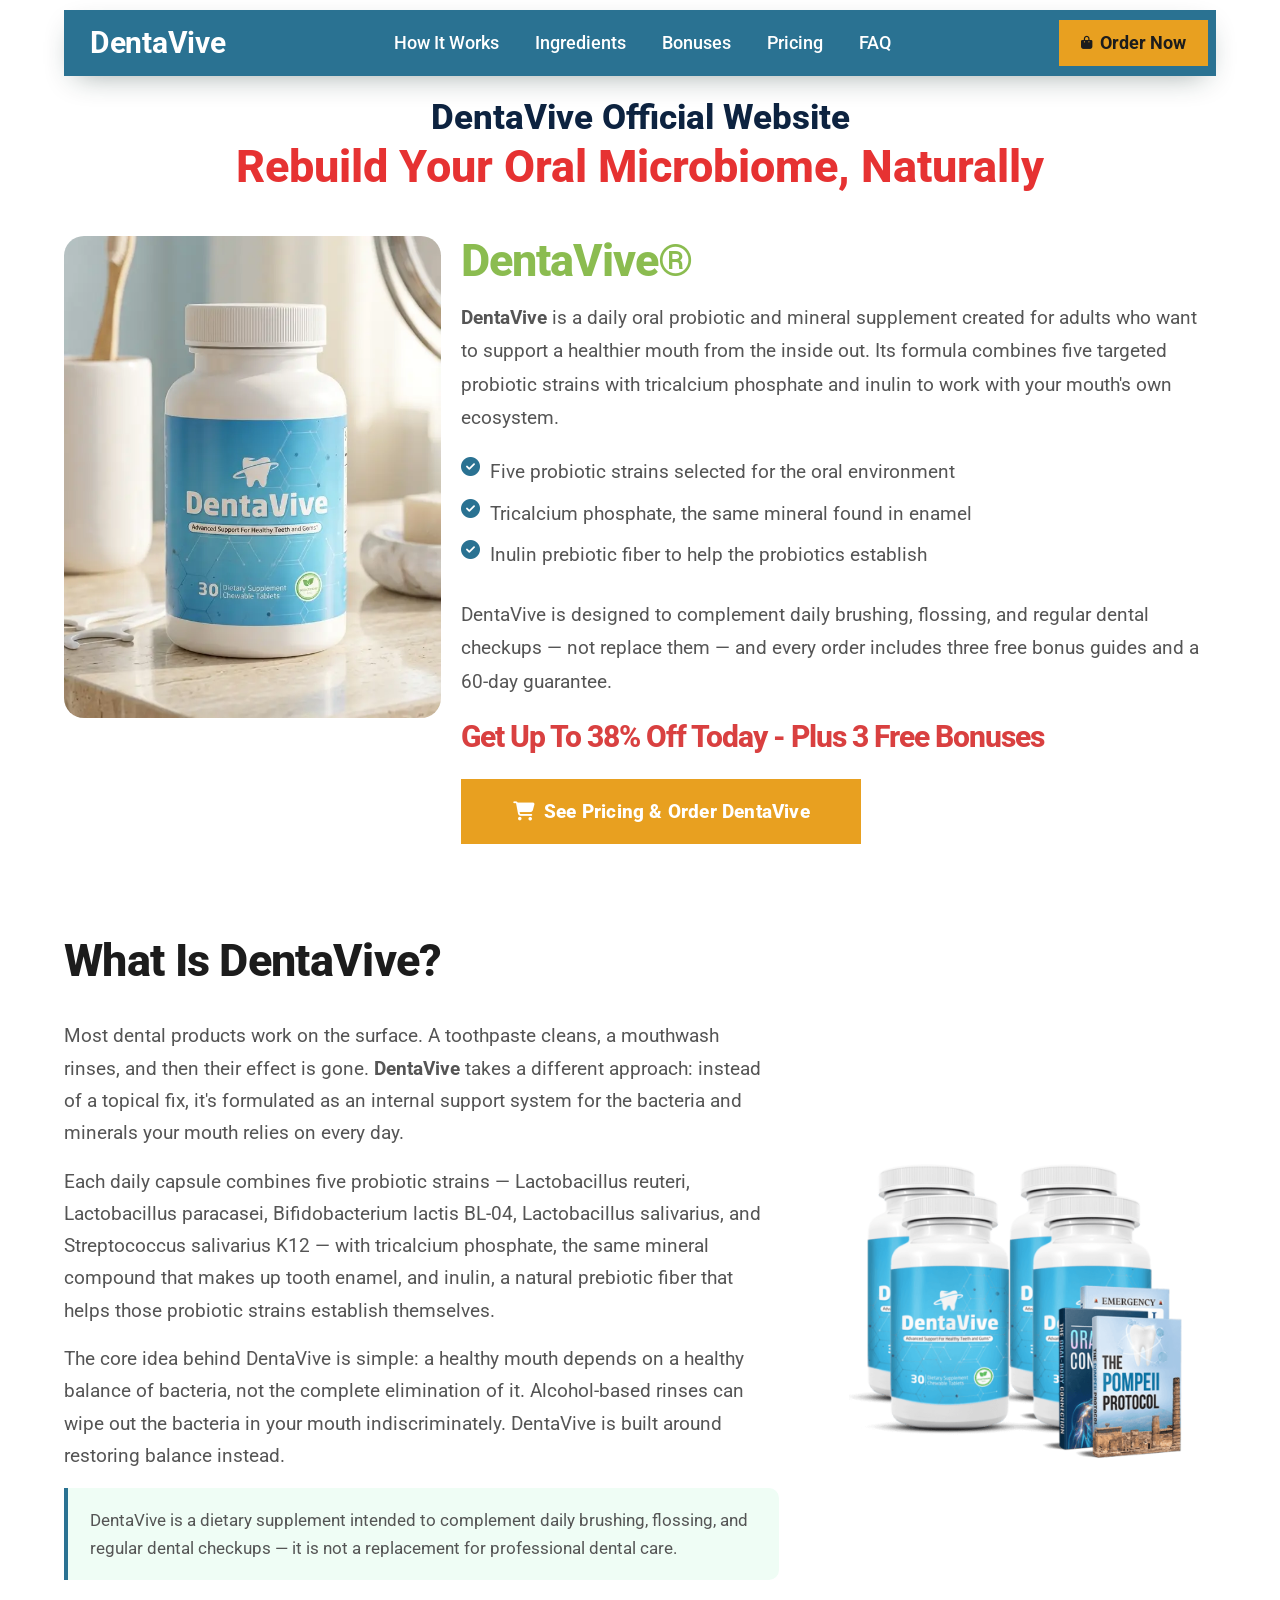
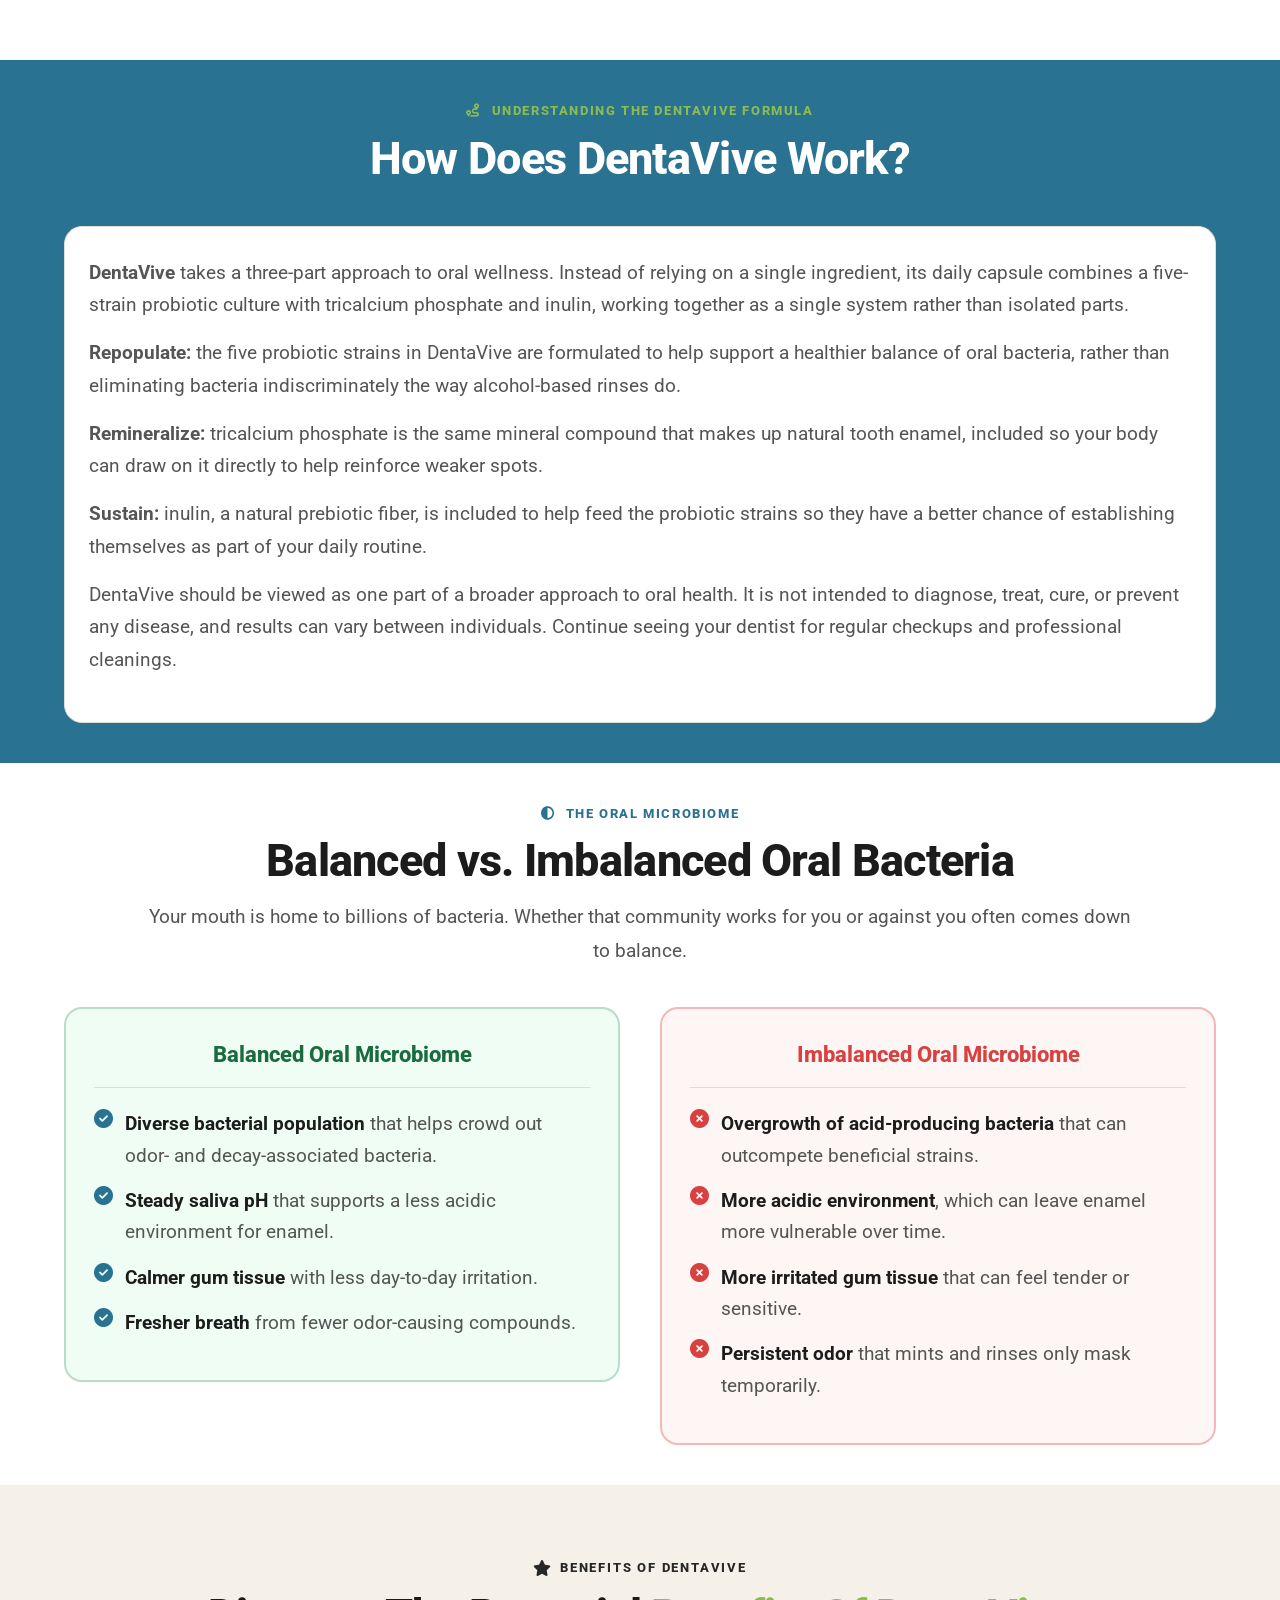
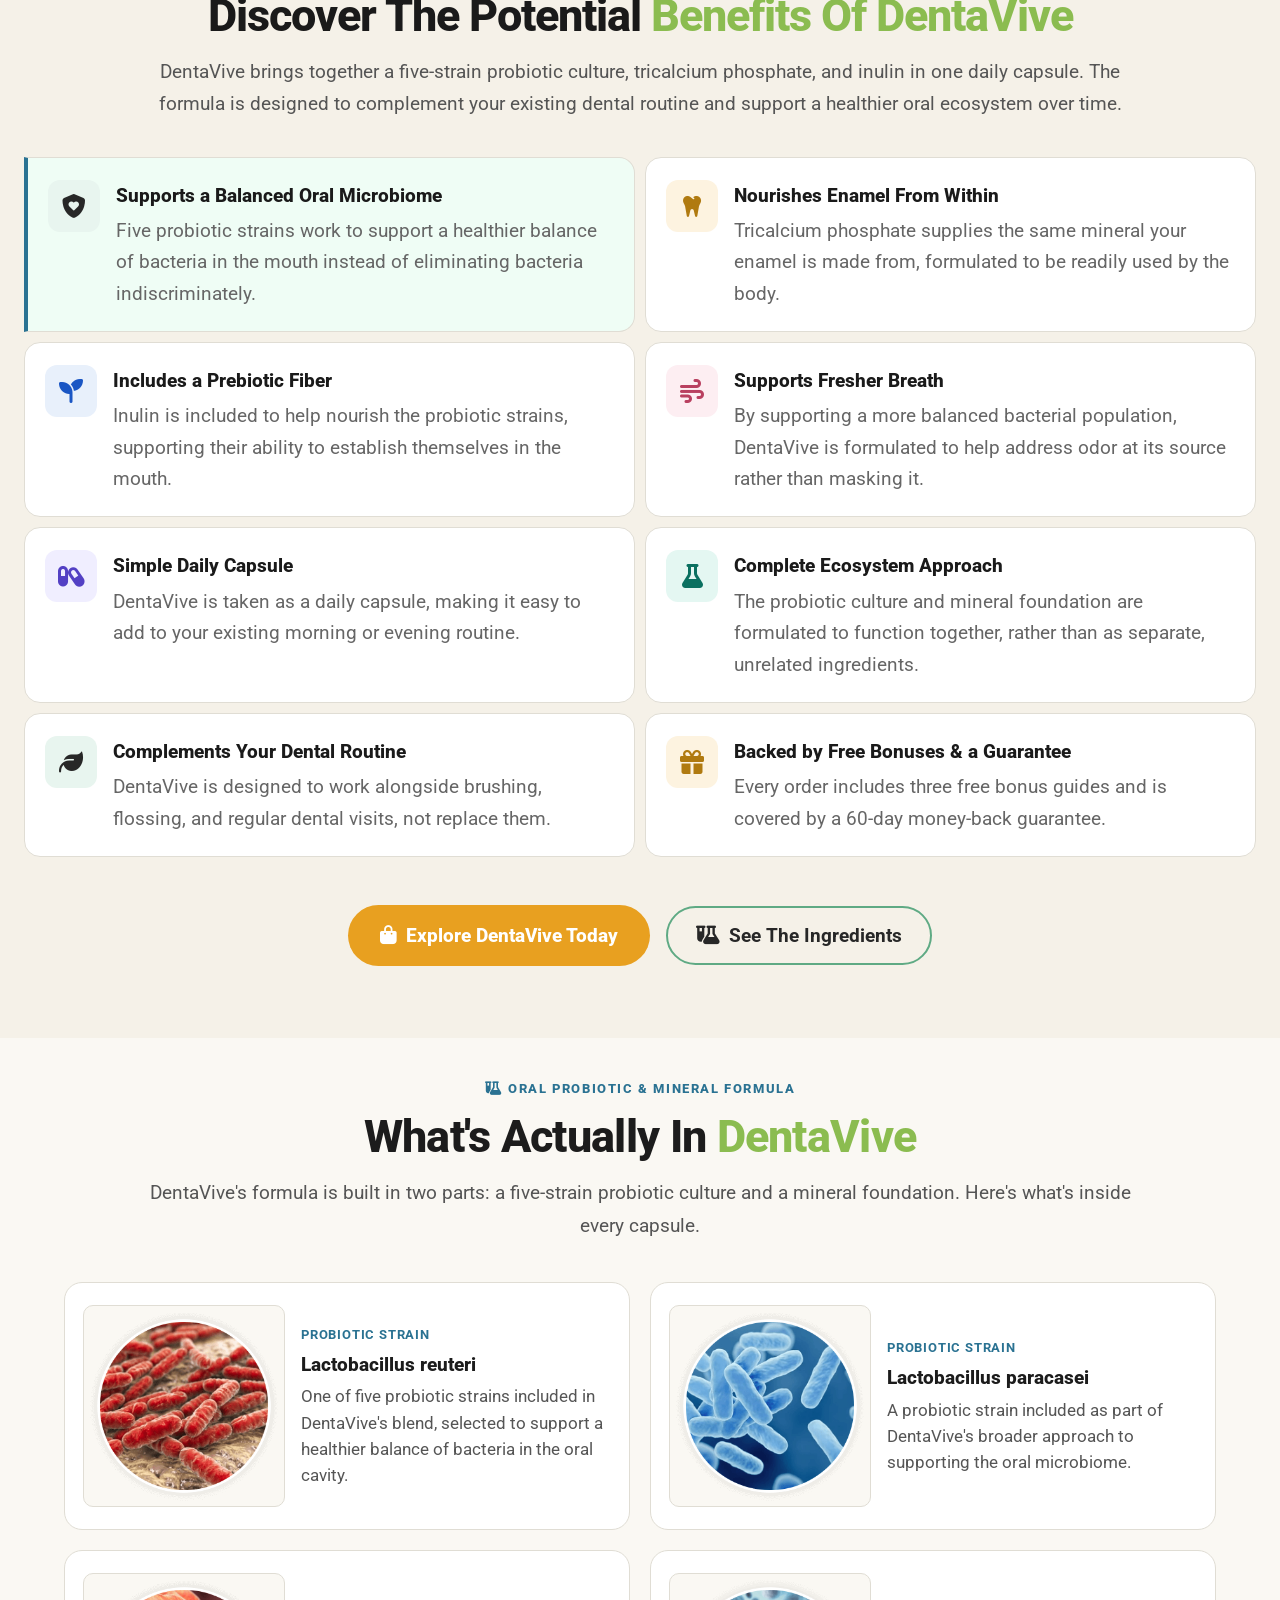
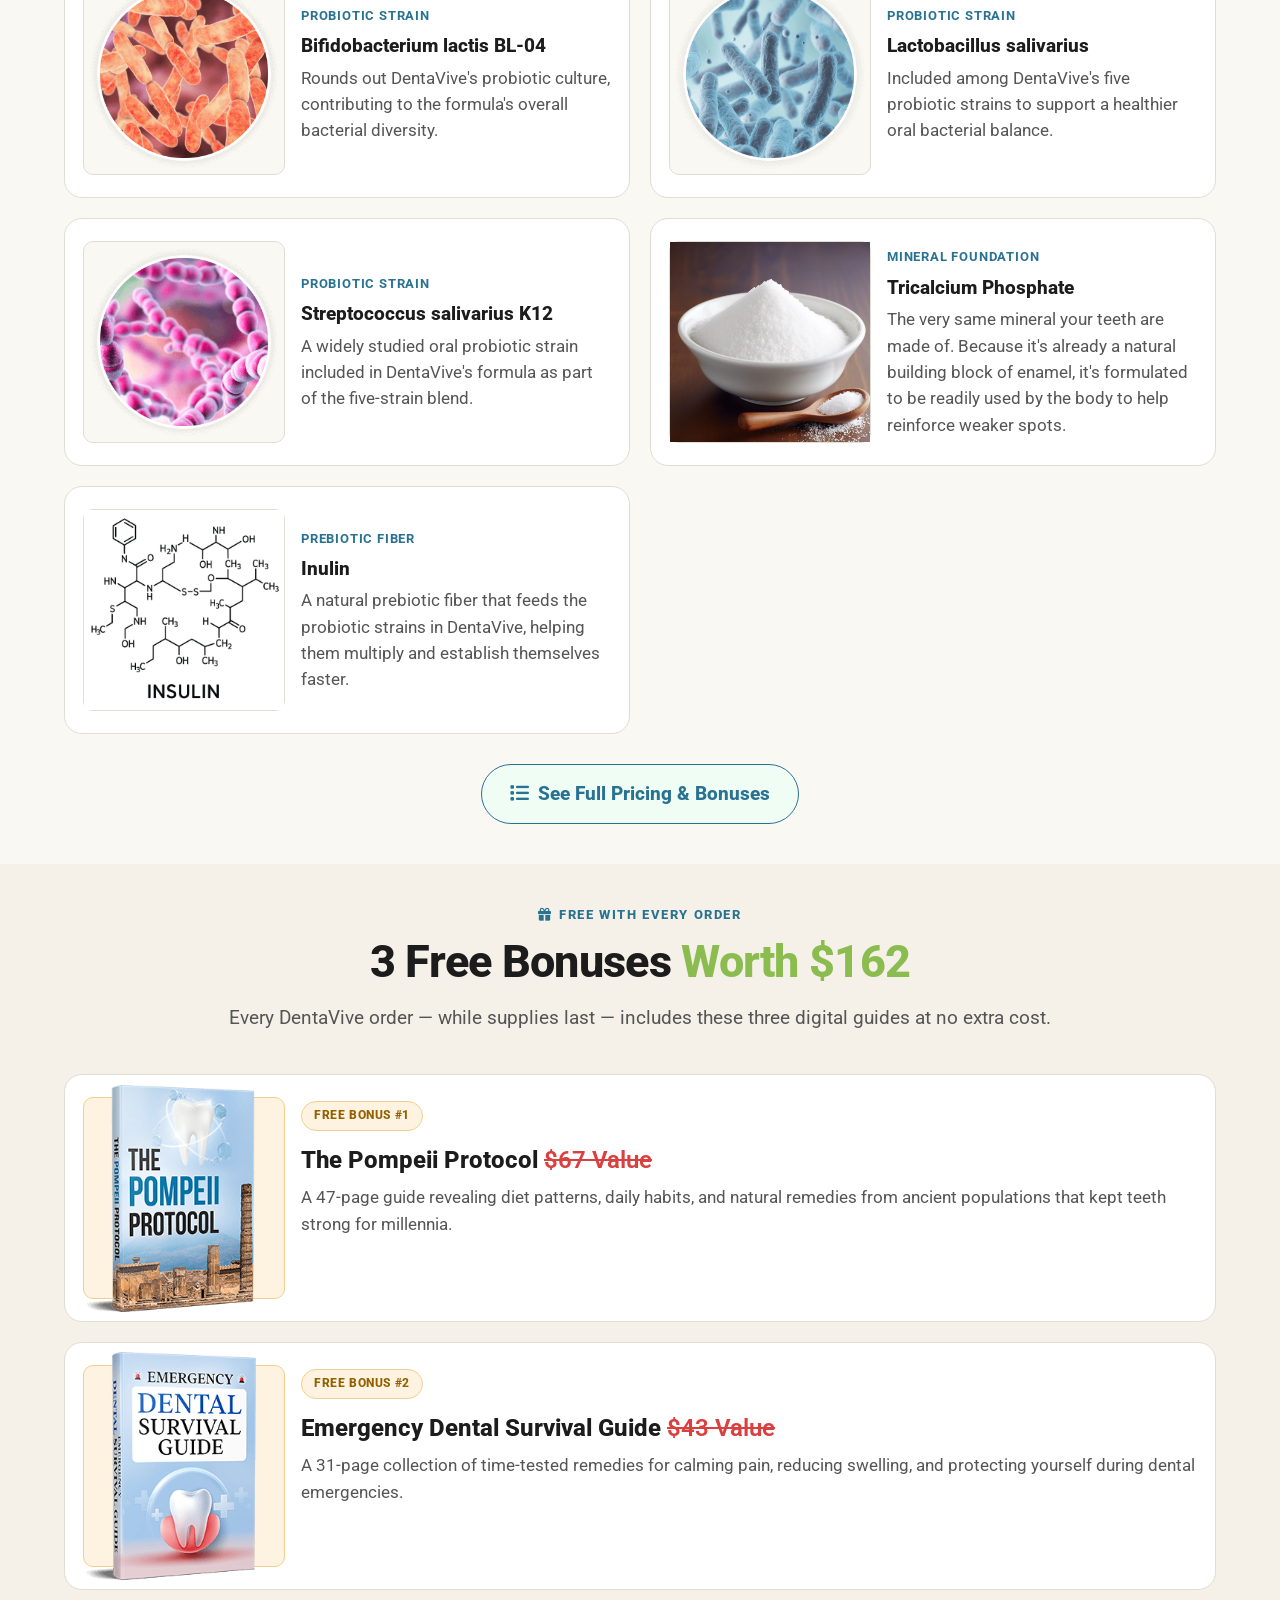
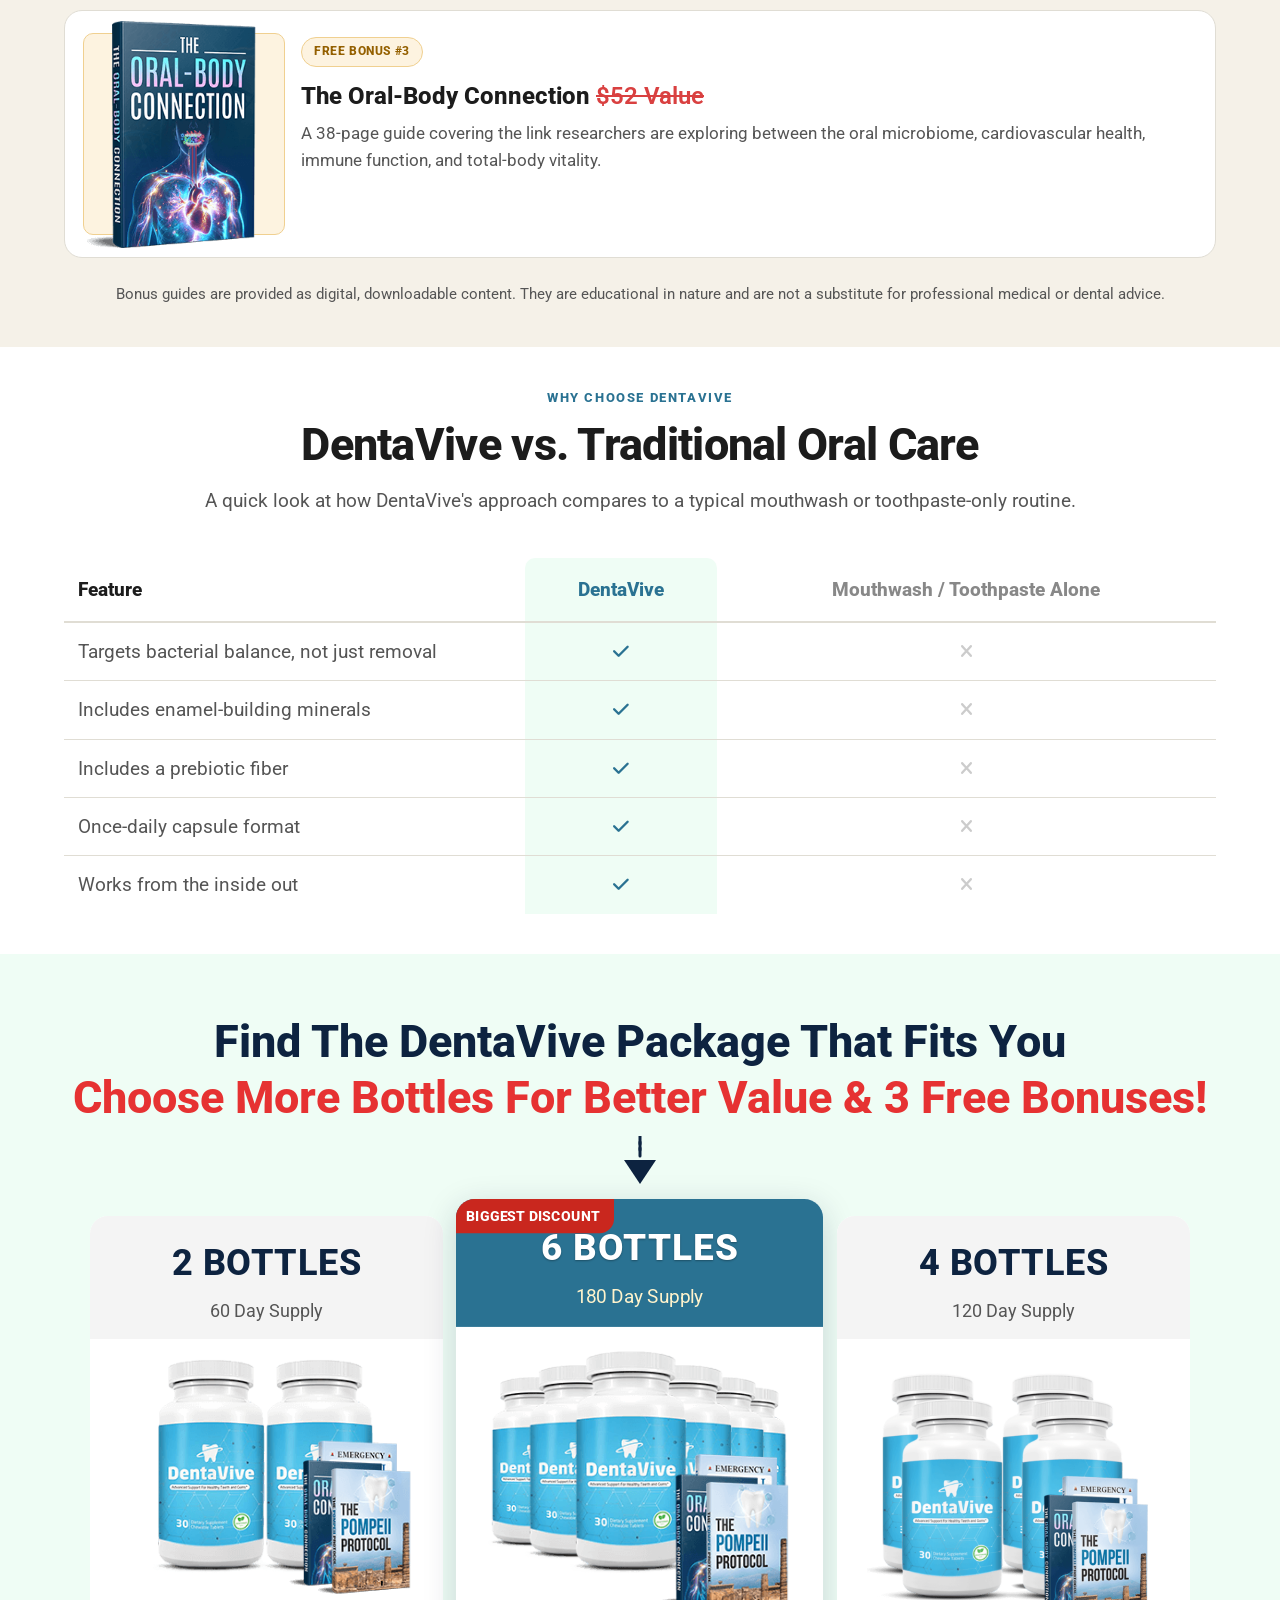
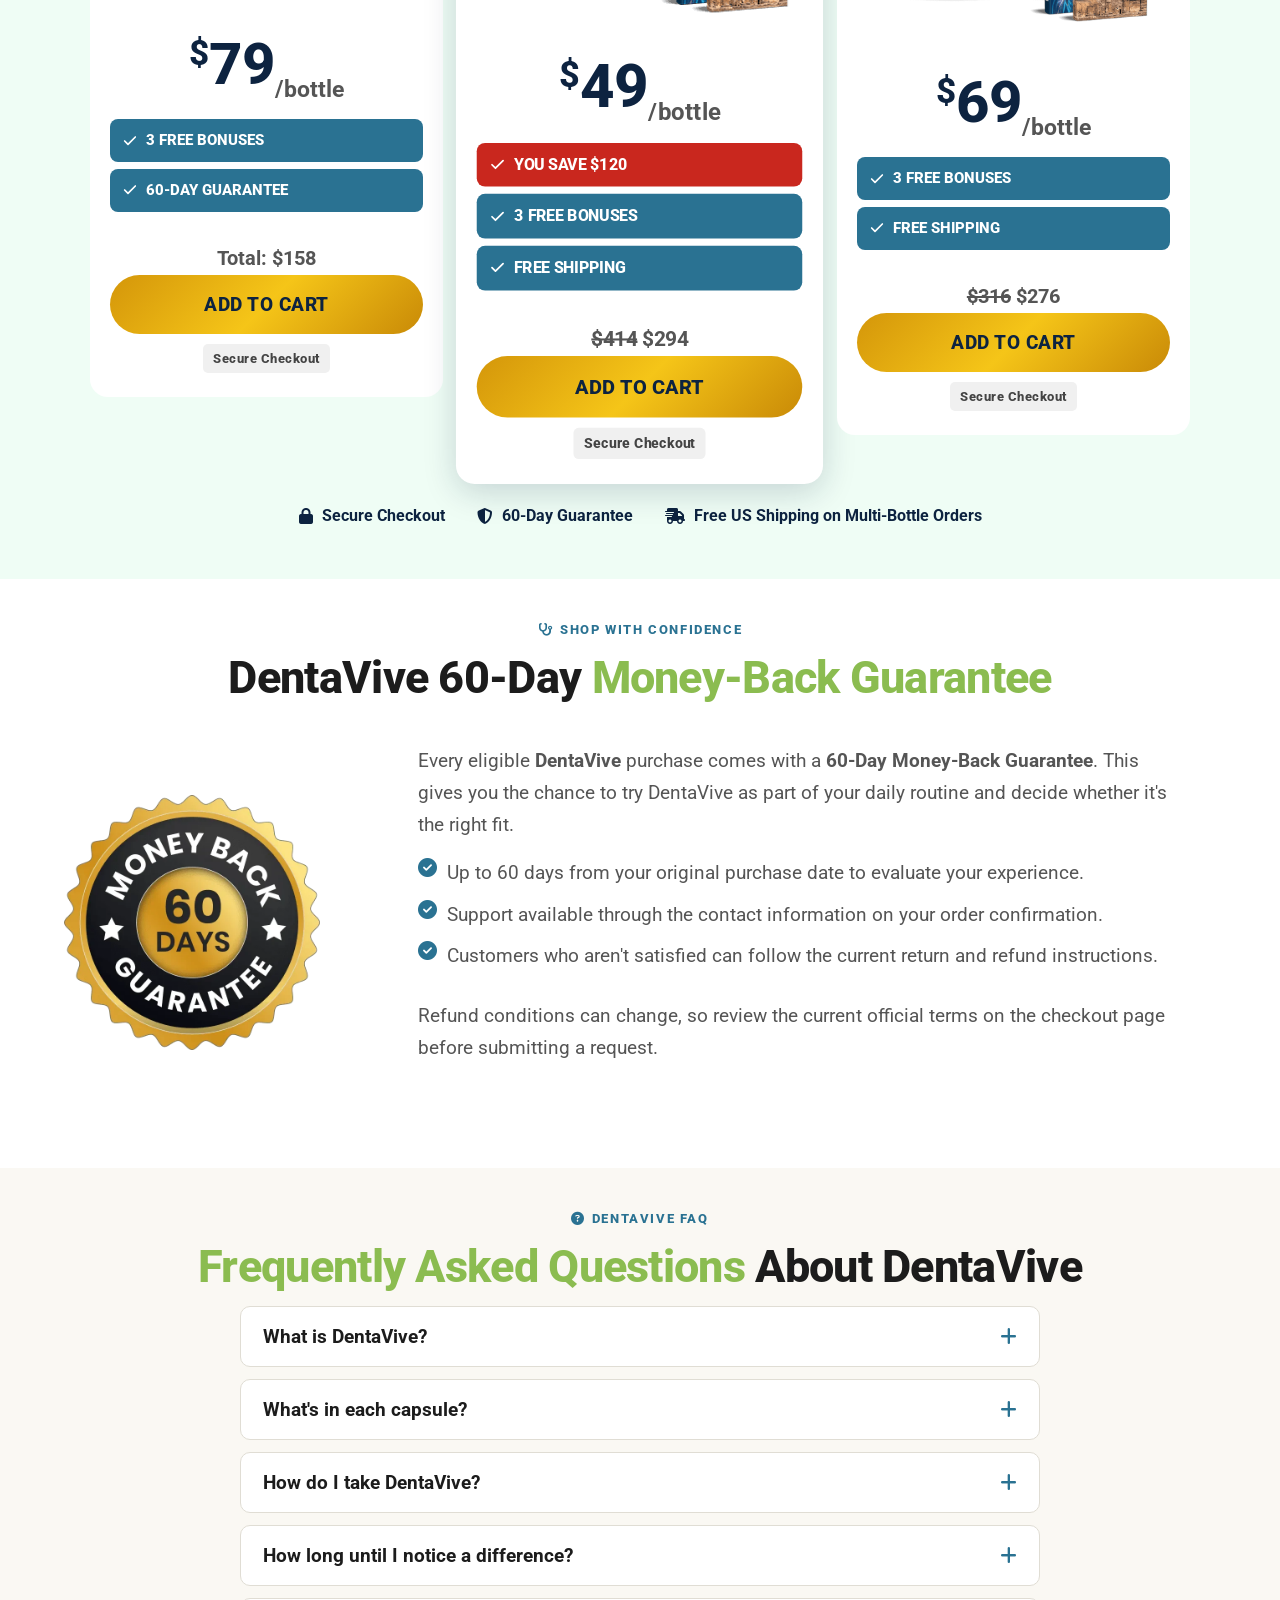
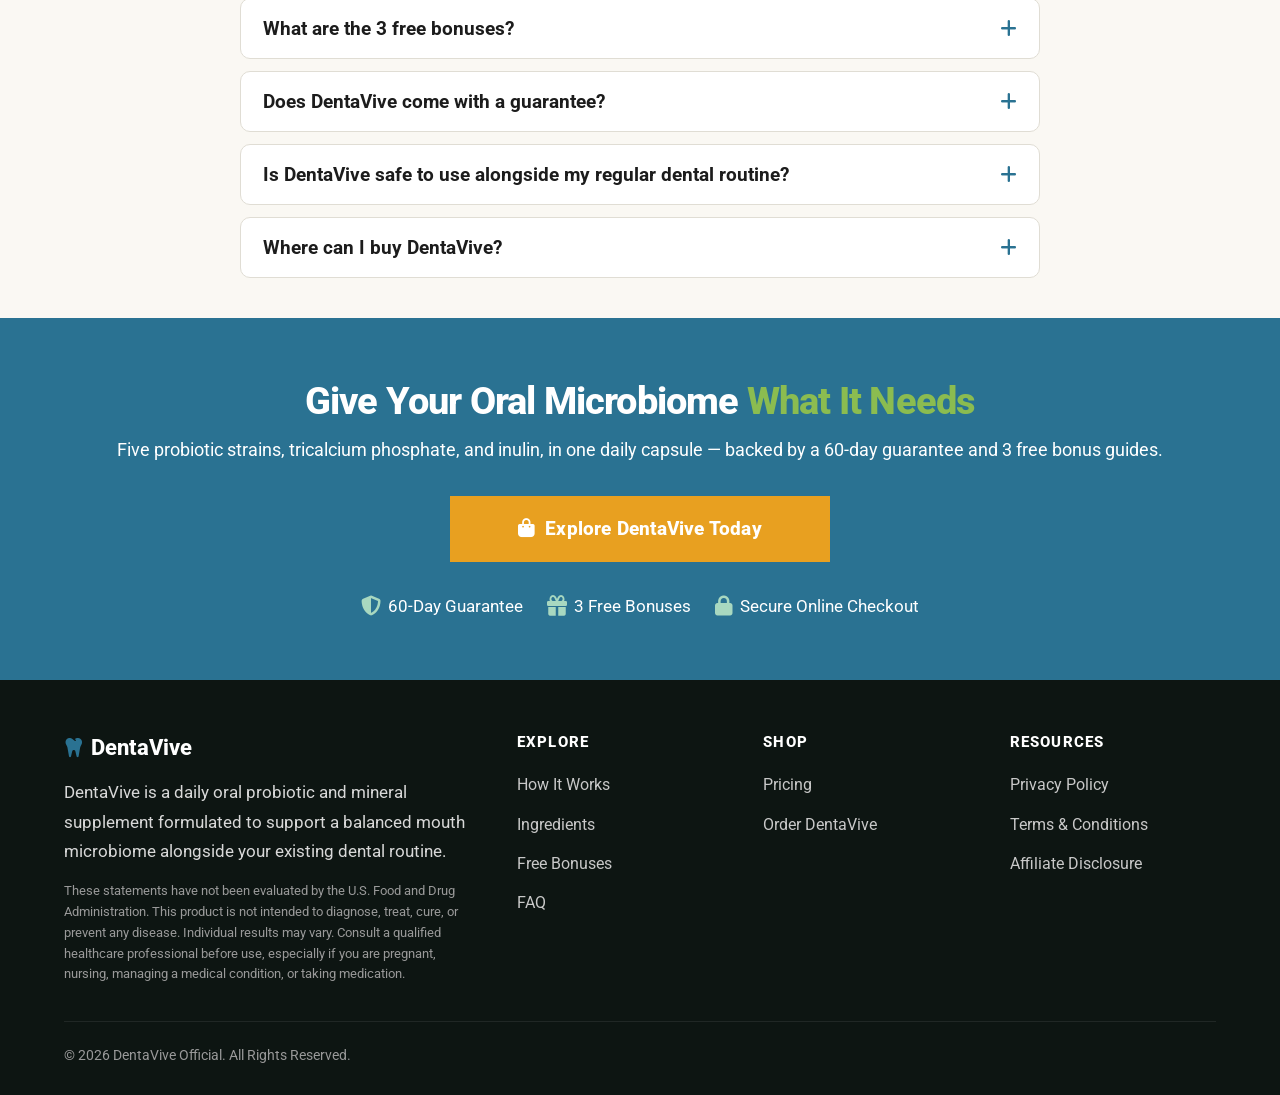
<file: index.html>
<!DOCTYPE html>
<html lang="en">
<head>
<meta charset="UTF-8"/>
<meta name="viewport" content="width=device-width,initial-scale=1.0"/>

<title>DentaVive® | Official Website | Oral Probiotic &amp; Mineral Support</title>

<meta name="description" content="DentaVive combines five oral probiotic strains with tricalcium phosphate and inulin to support a balanced mouth microbiome and healthy enamel. See ingredients, pricing, and 3 free bonus guides.">

<meta name="robots" content="index, follow, max-image-preview:large, max-snippet:-1, max-video-preview:-1">
<meta name="googlebot" content="index, follow, max-image-preview:large, max-snippet:-1, max-video-preview:-1">
<meta name="bingbot" content="index, follow, max-image-preview:large, max-snippet:-1, max-video-preview:-1">

<meta name="author" content="DentaVive Editorial Team">
<meta name="language" content="English">
<meta name="rating" content="General">

<link rel="canonical" href="https://dntavive.com/">
<meta name="msvalidate.01" content="039B804004E940D673D62DAFD328AF4B" />

<meta property="og:type" content="website">
<meta property="og:title" content="DentaVive® Official Website | Oral Probiotic & Mineral Support">
<meta property="og:description" content="Five oral probiotic strains, tricalcium phosphate, and inulin in one daily formula. See ingredients, pricing, and free bonus guides.">
<meta property="og:url" content="https://dntavive.com/">
<meta property="og:site_name" content="DentaVive">
<meta property="og:locale" content="en_US">

<meta name="twitter:card" content="summary_large_image">
<meta name="twitter:title" content="DentaVive® Official Website | Oral Probiotic Formula">
<meta name="twitter:description" content="Five oral probiotic strains, tricalcium phosphate, and inulin in one daily capsule.">

<meta name="theme-color" content="#2A7292">

<script type="application/ld+json">
{
  "@context": "https://schema.org",
  "@type": "Product",
  "name": "DentaVive",
  "description": "A daily oral probiotic and mineral supplement combining five probiotic strains, tricalcium phosphate, and inulin.",
  "brand": { "@type": "Brand", "name": "DentaVive" },
  "offers": {
    "@type": "AggregateOffer",
    "priceCurrency": "USD",
    "lowPrice": "49",
    "highPrice": "79",
    "offerCount": "3",
    "offers": [
      { "@type": "Offer", "name": "6 Bottle Supply", "price": "294", "priceCurrency": "USD", "url": "https://dntavive.com/order" },
      { "@type": "Offer", "name": "4 Bottle Supply", "price": "276", "priceCurrency": "USD", "url": "https://dntavive.com/order" },
      { "@type": "Offer", "name": "2 Bottle Supply", "price": "158", "priceCurrency": "USD", "url": "https://dntavive.com/order" }
    ]
  }
}
</script>
<script type="application/ld+json">
{
  "@context": "https://schema.org",
  "@type": "FAQPage",
  "mainEntity": [
    {"@type":"Question","name":"What is DentaVive?","acceptedAnswer":{"@type":"Answer","text":"DentaVive is a dietary supplement built around five oral probiotic strains, tricalcium phosphate, and inulin, designed to complement daily brushing, flossing, and regular dental visits."}},
    {"@type":"Question","name":"What ingredients are in DentaVive?","acceptedAnswer":{"@type":"Answer","text":"DentaVive contains Lactobacillus reuteri, Lactobacillus paracasei, Bifidobacterium lactis BL-04, Lactobacillus salivarius, Streptococcus salivarius K12, tricalcium phosphate, and inulin."}},
    {"@type":"Question","name":"Does DentaVive come with a guarantee?","acceptedAnswer":{"@type":"Answer","text":"Yes, every DentaVive order is covered by a 60-day money-back guarantee."}}
  ]
}
</script>

<link rel="icon" type="image/svg+xml" href="./assets/images/dentavive-hero.webp">

<link rel="preconnect" href="https://fonts.googleapis.com">
<link rel="preconnect" href="https://fonts.gstatic.com" crossorigin>
<link rel="stylesheet" href="https://cdnjs.cloudflare.com/ajax/libs/font-awesome/6.5.0/css/all.min.css"/>
<link href="https://fonts.googleapis.com/css2?family=Lato:ital,wght@0,100;0,300;0,400;0,700;0,900;1,100;1,300;1,400;1,700;1,900&family=Roboto:ital,wght@0,100..900;1,100..900&display=swap" rel="stylesheet"/>
<link rel="stylesheet" href="./assets/css/styles.css">
</head>
<body>

<div class="nav-wrap">
  <nav>
    <div class="nav-inner">
      <a href="https://dntavive.com/" class="nav-logo">
        <span class="word">DentaVive</span>
      </a>

      <ul class="nav-links">
        <li><a href="#how-it-works">How It Works</a></li>
        <li><a href="#ingredients">Ingredients</a></li>
        <li><a href="#bonuses">Bonuses</a></li>
        <li><a href="#pricing">Pricing</a></li>
        <li><a href="#faq">FAQ</a></li>
      </ul>

      <div class="nav-right">
        <a href="https://dntavive.com/order" class="nav-cta" aria-label="Order Now">
          <i class="fa-solid fa-bag-shopping"></i>
          Order Now
        </a>
        <button class="nav-burger" id="navBurger" aria-label="Toggle menu" aria-expanded="false">
          <i class="fa-solid fa-bars"></i>
        </button>
      </div>
    </div>
  </nav>
</div>

<div class="scrim" id="scrim"></div>
<div class="mobile-panel" id="mobilePanel">
  <ul>
    <li><a href="#how-it-works">How It Works</a></li>
    <li><a href="#ingredients">Ingredients</a></li>
    <li><a href="#bonuses">Bonuses</a></li>
    <li><a href="#pricing">Pricing</a></li>
    <li><a href="#faq">FAQ</a></li>
  </ul>
  <a href="https://dntavive.com/order" class="nav-cta">
    <i class="fa-solid fa-bag-shopping"></i>
    Order Now
  </a>
</div>

<!-- HERO -->
<div id="top" style="margin:0 auto;padding:0 5vw">
  <h1 class="ps-h1-headline" style="text-align:center;font-size:clamp(30px, 3.8vw, 35px);font-weight:800;color:#0d2340;line-height:1.25;margin-top:20px;">
    DentaVive Official Website
    <br><span style="color:#e63232;font-size:clamp(35px, 3.8vw, 45px);">Rebuild Your Oral Microbiome, Naturally</span>
  </h1>

  <div class="hero" style="padding-left:0;padding-right:0">

    <div class="hero-img-wrap">
      <div class="hero-img-placeholder">
         <img src="./assets/images/dentavive-hero.webp" alt="Dentavive Oral Probiotic">
      </div>
    </div>

    <div>
      <h2>DentaVive®</h2>
      <p class="hero-desc">
        <a href="https://dntavive.com/"><strong>DentaVive</strong></a> is a daily oral probiotic and mineral supplement created for adults who want to support a healthier mouth from the inside out. Its formula combines five targeted probiotic strains with tricalcium phosphate and inulin to work with your mouth's own ecosystem.
      </p>

      <ul class="hero-bullets">
        <li><i class="fa-solid fa-check-circle"></i> Five probiotic strains selected for the oral environment</li>
        <li><i class="fa-solid fa-check-circle"></i> Tricalcium phosphate, the same mineral found in enamel</li>
        <li><i class="fa-solid fa-check-circle"></i> Inulin prebiotic fiber to help the probiotics establish</li>
      </ul>

      <p class="hero-desc">
        DentaVive is designed to complement daily brushing, flossing, and regular dental checkups — not replace them — and every order includes three free bonus guides and a 60-day guarantee.
      </p>

      <h3>Get Up To 38% Off Today - Plus 3 Free Bonuses</h3>
      <div class="bundle-section">
        <a href="https://dntavive.com/order" class="cta-btn" style="max-width:400px;display:inline-flex;text-decoration:none;">
          <i class="fa-solid fa-cart-shopping"></i>
          See Pricing &amp; Order DentaVive
        </a>
      </div>
    </div>

  </div>
</div>

<!-- WHAT IS -->
<section class="section doctor-section">
  <div class="section-inner">

    <h2 class="s-heading">What Is DentaVive?</h2>

    <div class="what-wrap" style="margin-top:10px">
      <div class="quote-block what-para">

        <p>
          Most dental products work on the surface. A toothpaste cleans, a mouthwash rinses, and then their effect is gone. <a href="https://dntavive.com/"><strong>DentaVive</strong></a> takes a different approach: instead of a topical fix, it's formulated as an internal support system for the bacteria and minerals your mouth relies on every day.
        </p>

        <p>
          Each daily capsule combines five probiotic strains — Lactobacillus reuteri, Lactobacillus paracasei, Bifidobacterium lactis BL-04, Lactobacillus salivarius, and Streptococcus salivarius K12 — with tricalcium phosphate, the same mineral compound that makes up tooth enamel, and inulin, a natural prebiotic fiber that helps those probiotic strains establish themselves.
        </p>

        <p>
          The core idea behind DentaVive is simple: a healthy mouth depends on a healthy balance of bacteria, not the complete elimination of it. Alcohol-based rinses can wipe out the bacteria in your mouth indiscriminately. DentaVive is built around restoring balance instead.
        </p>

        <div class="callout-box">DentaVive is a dietary supplement intended to complement daily brushing, flossing, and regular dental checkups — it is not a replacement for professional dental care.</div>

      </div>

      <div class="doctor-img-placeholder">
         <img src="./assets/images/four-bottle-pack-dentavive-bs.png" alt="DentaVive Four bottle">
      </div>
    </div>

  </div>
</section>

<!-- HOW IT WORKS -->
<section class="section how-section" id="how-it-works">
  <div class="section-inner">
    <p class="s-tag center" style="color: #8BBC50;">
      <i class="fa-solid fa-route" style="margin-right:6px"></i>
      Understanding the DentaVive Formula
    </p>

    <h2 class="s-heading center" style="color: #fff;">How Does DentaVive Work?</h2>

    <div class="how-grid">
      <div class="how-card">

        <p>
          <a href="https://dntavive.com/"><strong>DentaVive</strong></a> takes a three-part approach to oral wellness. Instead of relying on a single ingredient, its daily capsule combines a five-strain probiotic culture with tricalcium phosphate and inulin, working together as a single system rather than isolated parts.
        </p>

        <p>
          <strong>Repopulate:</strong> the five probiotic strains in DentaVive are formulated to help support a healthier balance of oral bacteria, rather than eliminating bacteria indiscriminately the way alcohol-based rinses do.
        </p>

        <p>
          <strong>Remineralize:</strong> tricalcium phosphate is the same mineral compound that makes up natural tooth enamel, included so your body can draw on it directly to help reinforce weaker spots.
        </p>

        <p>
          <strong>Sustain:</strong> inulin, a natural prebiotic fiber, is included to help feed the probiotic strains so they have a better chance of establishing themselves as part of your daily routine.
        </p>

        <p>
          DentaVive should be viewed as one part of a broader approach to oral health. It is not intended to diagnose, treat, cure, or prevent any disease, and results can vary between individuals. Continue seeing your dentist for regular checkups and professional cleanings.
        </p>

      </div>
    </div>
  </div>
</section>

<!-- MICROBIOME COMPARISON -->
<section class="section gut-section">
  <div class="section-inner">
    <p class="s-tag center">
      <i class="fa-solid fa-circle-half-stroke" style="margin-right:6px"></i>
      The Oral Microbiome
    </p>
    <h2 class="s-heading center">Balanced vs. Imbalanced Oral Bacteria</h2>
    <p class="s-sub center">Your mouth is home to billions of bacteria. Whether that community works for you or against you often comes down to balance.</p>

    <div class="gut-grid">
      <div class="gut-side healthy">
        <div class="gut-side-title">Balanced Oral Microbiome</div>
        <div class="gut-row"><i class="fa-solid fa-circle-check"></i><p><strong>Diverse bacterial population</strong> that helps crowd out odor- and decay-associated bacteria.</p></div>
        <div class="gut-row"><i class="fa-solid fa-circle-check"></i><p><strong>Steady saliva pH</strong> that supports a less acidic environment for enamel.</p></div>
        <div class="gut-row"><i class="fa-solid fa-circle-check"></i><p><strong>Calmer gum tissue</strong> with less day-to-day irritation.</p></div>
        <div class="gut-row"><i class="fa-solid fa-circle-check"></i><p><strong>Fresher breath</strong> from fewer odor-causing compounds.</p></div>
      </div>
      <div class="gut-side leaky">
        <div class="gut-side-title">Imbalanced Oral Microbiome</div>
        <div class="gut-row"><i class="fa-solid fa-circle-xmark"></i><p><strong>Overgrowth of acid-producing bacteria</strong> that can outcompete beneficial strains.</p></div>
        <div class="gut-row"><i class="fa-solid fa-circle-xmark"></i><p><strong>More acidic environment</strong>, which can leave enamel more vulnerable over time.</p></div>
        <div class="gut-row"><i class="fa-solid fa-circle-xmark"></i><p><strong>More irritated gum tissue</strong> that can feel tender or sensitive.</p></div>
        <div class="gut-row"><i class="fa-solid fa-circle-xmark"></i><p><strong>Persistent odor</strong> that mints and rinses only mask temporarily.</p></div>
      </div>
    </div>
  </div>
</section>

<!-- BENEFITS -->
<section class="ben-root">
  <div class="ben-inner">

    <div class="ben-tag"><i class="fa-solid fa-star"></i>Benefits of DentaVive</div>
    <h2 class="ben-head">Discover The Potential <span>Benefits Of DentaVive</span></h2>
    <p class="ben-sub">DentaVive brings together a five-strain probiotic culture, tricalcium phosphate, and inulin in one daily capsule. The formula is designed to complement your existing dental routine and support a healthier oral ecosystem over time.</p>

    <div class="ben-layout">
      <div class="ben-left">

        <div class="ben-card active">
          <div class="ben-icon-wrap ic-green"><i class="fa-solid fa-shield-heart"></i></div>
          <div>
            <div class="ben-text-h">Supports a Balanced Oral Microbiome</div>
            <p class="ben-text-p">Five probiotic strains work to support a healthier balance of bacteria in the mouth instead of eliminating bacteria indiscriminately.</p>
          </div>
        </div>

        <div class="ben-card">
          <div class="ben-icon-wrap ic-amber"><i class="fa-solid fa-tooth"></i></div>
          <div>
            <div class="ben-text-h">Nourishes Enamel From Within</div>
            <p class="ben-text-p">Tricalcium phosphate supplies the same mineral your enamel is made from, formulated to be readily used by the body.</p>
          </div>
        </div>

        <div class="ben-card">
          <div class="ben-icon-wrap ic-blue"><i class="fa-solid fa-seedling"></i></div>
          <div>
            <div class="ben-text-h">Includes a Prebiotic Fiber</div>
            <p class="ben-text-p">Inulin is included to help nourish the probiotic strains, supporting their ability to establish themselves in the mouth.</p>
          </div>
        </div>

        <div class="ben-card">
          <div class="ben-icon-wrap ic-rose"><i class="fa-solid fa-wind"></i></div>
          <div>
            <div class="ben-text-h">Supports Fresher Breath</div>
            <p class="ben-text-p">By supporting a more balanced bacterial population, DentaVive is formulated to help address odor at its source rather than masking it.</p>
          </div>
        </div>

        <div class="ben-card">
          <div class="ben-icon-wrap ic-purple"><i class="fa-solid fa-capsules"></i></div>
          <div>
            <div class="ben-text-h">Simple Daily Capsule</div>
            <p class="ben-text-p">DentaVive is taken as a daily capsule, making it easy to add to your existing morning or evening routine.</p>
          </div>
        </div>

        <div class="ben-card">
          <div class="ben-icon-wrap ic-teal"><i class="fa-solid fa-flask"></i></div>
          <div>
            <div class="ben-text-h">Complete Ecosystem Approach</div>
            <p class="ben-text-p">The probiotic culture and mineral foundation are formulated to function together, rather than as separate, unrelated ingredients.</p>
          </div>
        </div>

        <div class="ben-card">
          <div class="ben-icon-wrap ic-green"><i class="fa-solid fa-leaf"></i></div>
          <div>
            <div class="ben-text-h">Complements Your Dental Routine</div>
            <p class="ben-text-p">DentaVive is designed to work alongside brushing, flossing, and regular dental visits, not replace them.</p>
          </div>
        </div>

        <div class="ben-card">
          <div class="ben-icon-wrap ic-amber"><i class="fa-solid fa-gift"></i></div>
          <div>
            <div class="ben-text-h">Backed by Free Bonuses &amp; a Guarantee</div>
            <p class="ben-text-p">Every order includes three free bonus guides and is covered by a 60-day money-back guarantee.</p>
          </div>
        </div>

      </div>
    </div>

    <div class="ben-cta-row">
      <a href="https://dntavive.com/order" class="bcta-btn" style="text-decoration:none;"><i class="fa-solid fa-bag-shopping"></i>Explore DentaVive Today</a>
      <a href="#ingredients" class="bcta-ghost"><i class="fa-solid fa-flask-vial"></i>See The Ingredients</a>
    </div>

  </div>
</section>

<!-- INGREDIENTS -->
<section class="section ingr-section" id="ingredients">
  <div class="section-inner">

    <p class="s-tag center"><i class="fa-solid fa-flask-vial" style="margin-right:6px"></i>Oral Probiotic &amp; Mineral Formula</p>
    <h2 class="s-heading center">What's Actually In <span>DentaVive</span></h2>
    <p class="s-sub center">DentaVive's formula is built in two parts: a five-strain probiotic culture and a mineral foundation. Here's what's inside every capsule.</p>

    <div class="ingr-grid">

      <div class="ingr-card">
        <div class="ingr-icon"><img src="./assets/images/Ingredients/Lactobacillus reuteri.png" alt="Lactobacillus reuteri"></div>
        <div>
          <div class="ingr-role">Probiotic Strain</div>
          <div class="ingr-name">Lactobacillus reuteri</div>
          <div class="ingr-desc">One of five probiotic strains included in DentaVive's blend, selected to support a healthier balance of bacteria in the oral cavity.</div>
        </div>
      </div>

      <div class="ingr-card">
        <div class="ingr-icon"><img src="./assets/images/Ingredients/Lactobacillus paracasei.png" alt="Lactobacillus paracasei"></div>
        <div>
          <div class="ingr-role">Probiotic Strain</div>
          <div class="ingr-name">Lactobacillus paracasei</div>
          <div class="ingr-desc">A probiotic strain included as part of DentaVive's broader approach to supporting the oral microbiome.</div>
        </div>
      </div>

      <div class="ingr-card">
        <div class="ingr-icon"><img src="./assets/images/Ingredients/Bifidobacterium lactis BL-04.png" alt="Bifidobacterium lactis BL-04"></div>
        <div>
          <div class="ingr-role">Probiotic Strain</div>
          <div class="ingr-name">Bifidobacterium lactis BL-04</div>
          <div class="ingr-desc">Rounds out DentaVive's probiotic culture, contributing to the formula's overall bacterial diversity.</div>
        </div>
      </div>

      <div class="ingr-card">
        <div class="ingr-icon"><img src="./assets/images/Ingredients/Lactobacillus salivarius.png" alt="Lactobacillus salivarius"></div>
        <div>
          <div class="ingr-role">Probiotic Strain</div>
          <div class="ingr-name">Lactobacillus salivarius</div>
          <div class="ingr-desc">Included among DentaVive's five probiotic strains to support a healthier oral bacterial balance.</div>
        </div>
      </div>

      <div class="ingr-card">
        <div class="ingr-icon"><img src="./assets/images/Ingredients/Streptococcus salivarius K12.png" alt="Streptococcus salivarius K12"></div>
        <div>
          <div class="ingr-role">Probiotic Strain</div>
          <div class="ingr-name">Streptococcus salivarius K12</div>
          <div class="ingr-desc">A widely studied oral probiotic strain included in DentaVive's formula as part of the five-strain blend.</div>
        </div>
      </div>

      <div class="ingr-card">
        <div class="ingr-icon"><img src="./assets/images/Ingredients/Tricalcium Phosphate.jpg" alt="Tricalcium Phosphate"></div>
        <div>
          <div class="ingr-role">Mineral Foundation</div>
          <div class="ingr-name">Tricalcium Phosphate</div>
          <div class="ingr-desc">The very same mineral your teeth are made of. Because it's already a natural building block of enamel, it's formulated to be readily used by the body to help reinforce weaker spots.</div>
        </div>
      </div>

      <div class="ingr-card">
        <div class="ingr-icon"><img src="./assets/images/Ingredients/insulin.jpg" alt="Insulin"></div>
        <div>
          <div class="ingr-role">Prebiotic Fiber</div>
          <div class="ingr-name">Inulin</div>
          <div class="ingr-desc">A natural prebiotic fiber that feeds the probiotic strains in DentaVive, helping them multiply and establish themselves faster.</div>
        </div>
      </div>

    </div>

    <div style="text-align:center">
      <a href="https://dntavive.com/order" class="see-all-btn"><i class="fa-solid fa-list"></i>See Full Pricing &amp; Bonuses</a>
    </div>

  </div>
</section>

<!-- BONUSES -->
<section class="section ingr-section" id="bonuses" style="background:var(--cream2);">
  <div class="section-inner">
    <p class="s-tag center"><i class="fa-solid fa-gift" style="margin-right:6px"></i>Free With Every Order</p>
    <h2 class="s-heading center">3 Free Bonuses <span>Worth $162</span></h2>
    <p class="s-sub center">Every DentaVive order — while supplies last — includes these three digital guides at no extra cost.</p>

    <div class="bonus-grid">

      <div class="ingr-card" style="align-items:flex-start;">
        <div class="ingr-icon" style="background:var(--amber-light);border-color:#f0d090;"><img src="./assets/images/bonus1.png" alt="The Pompeii Protocol"></div>
        <div>
          <div class="bonus-flag">Free Bonus #1</div>
          <div class="bonus-name">The Pompeii Protocol <s>$67 Value</s></div>
          <div class="bonus-desc">A 47-page guide revealing diet patterns, daily habits, and natural remedies from ancient populations that kept teeth strong for millennia.</div>
        </div>
      </div>

      <div class="ingr-card" style="align-items:flex-start;">
        <div class="ingr-icon" style="background:var(--amber-light);border-color:#f0d090;"><img src="./assets/images/bonus2.png" alt="Emergency Dental Survival Guide"></div>
        <div>
          <div class="bonus-flag">Free Bonus #2</div>
          <div class="bonus-name">Emergency Dental Survival Guide <s>$43 Value</s></div>
          <div class="bonus-desc">A 31-page collection of time-tested remedies for calming pain, reducing swelling, and protecting yourself during dental emergencies.</div>
        </div>
      </div>

      <div class="ingr-card" style="align-items:flex-start;">
        <div class="ingr-icon" style="background:var(--amber-light);border-color:#f0d090;"><img src="./assets/images/bonus3.png" alt="The Oral-Body Connection"></div>
        <div>
          <div class="bonus-flag">Free Bonus #3</div>
          <div class="bonus-name">The Oral-Body Connection <s>$52 Value</s></div>
          <div class="bonus-desc">A 38-page guide covering the link researchers are exploring between the oral microbiome, cardiovascular health, immune function, and total-body vitality.</div>
        </div>
      </div>

    </div>
    <p style="text-align:center;color:var(--muted);font-size:15px;margin-top:24px;">Bonus guides are provided as digital, downloadable content. They are educational in nature and are not a substitute for professional medical or dental advice.</p>
  </div>
</section>

<!-- WHY -->
<section class="section why-section">
  <div class="section-inner">
    <p class="s-tag center">Why Choose DentaVive</p>
    <h2 class="s-heading center">DentaVive vs. Traditional Oral Care</h2>
    <p class="s-sub center">A quick look at how DentaVive's approach compares to a typical mouthwash or toothpaste-only routine.</p>

    <table class="why-table">
      <thead>
        <tr>
          <th>Feature</th>
          <th class="emma-col">DentaVive</th>
          <th class="other-col">Mouthwash / Toothpaste Alone</th>
        </tr>
      </thead>
      <tbody>
        <tr>
          <td>Targets bacterial balance, not just removal</td>
          <td class="emma-col"><i class="fa-solid fa-check check-yes"></i></td>
          <td class="other-col"><i class="fa-solid fa-xmark check-no"></i></td>
        </tr>
        <tr>
          <td>Includes enamel-building minerals</td>
          <td class="emma-col"><i class="fa-solid fa-check check-yes"></i></td>
          <td class="other-col"><i class="fa-solid fa-xmark check-no"></i></td>
        </tr>
        <tr>
          <td>Includes a prebiotic fiber</td>
          <td class="emma-col"><i class="fa-solid fa-check check-yes"></i></td>
          <td class="other-col"><i class="fa-solid fa-xmark check-no"></i></td>
        </tr>
        <tr>
          <td>Once-daily capsule format</td>
          <td class="emma-col"><i class="fa-solid fa-check check-yes"></i></td>
          <td class="other-col"><i class="fa-solid fa-xmark check-no"></i></td>
        </tr>
        <tr>
          <td>Works from the inside out</td>
          <td class="emma-col"><i class="fa-solid fa-check check-yes"></i></td>
          <td class="other-col"><i class="fa-solid fa-xmark check-no"></i></td>
        </tr>
      </tbody>
    </table>
  </div>
</section>

<!-- PRICING -->
<section class="ps-root" id="pricing">
  <h2 class="ps-headline">
    Find The DentaVive Package That Fits You<br>
    <span>Choose More Bottles For Better Value &amp; 3 Free Bonuses!</span>
  </h2>

  <div class="ps-arrow">
    <svg viewBox="0 0 36 48" fill="none" xmlns="http://www.w3.org/2000/svg">
      <line x1="18" y1="0" x2="18" y2="8" stroke="#0d2340" stroke-width="3" stroke-linecap="round"/>
      <line x1="18" y1="6" x2="18" y2="14" stroke="#0d2340" stroke-width="3" stroke-linecap="round"/>
      <line x1="18" y1="12" x2="18" y2="20" stroke="#0d2340" stroke-width="3" stroke-linecap="round"/>
      <polygon points="18,48 2,24 34,24" fill="#0d2340"/>
    </svg>
  </div>

  <div class="ps-grid">

    <!-- 2 BOTTLES -->
    <div class="ps-card">
      <div class="ps-card-header" style="width:100%">
        <h3>2 BOTTLES</h3>
        <p>60 Day Supply</p>
      </div>
      <div class="ps-card-inner">
        <div class="ps-img-wrap">
          <img src="./assets/images/two-bottle-pack-dentavive-bs.png" alt="DentaVive two Bottle Pack">
        </div>
        <div class="ps-price"><div class="ps-price-big"><sup>$</sup>79<sub>/bottle</sub></div></div>
        <div class="ps-perks">
          <div class="ps-perk ps-perk-teal"><svg viewBox="0 0 24 24" aria-hidden="true"><polyline points="20 6 9 17 4 12" fill="none" stroke="#fff" stroke-width="2.5" stroke-linecap="round" stroke-linejoin="round"/></svg>3 FREE BONUSES</div>
          <div class="ps-perk ps-perk-teal"><svg viewBox="0 0 24 24" aria-hidden="true"><polyline points="20 6 9 17 4 12" fill="none" stroke="#fff" stroke-width="2.5" stroke-linecap="round" stroke-linejoin="round"/></svg>60-DAY GUARANTEE</div>
        </div>
        <p class="ps-total">Total: <strong>$158</strong></p>
        <a class="ps-btn" href="https://dntavive.com/order">Add To Cart</a>
        <div class="ps-payments"><span>Secure Checkout</span></div>
      </div>
    </div>

    <!-- 6 BOTTLES -->
    <div class="ps-card ps-card-featured">
      <div class="ps-best-badge">Biggest Discount</div>
      <div class="ps-card-header ps-card-header-gold" style="width:100%">
        <h3>6 BOTTLES</h3>
        <p>180 Day Supply</p>
      </div>
      <div class="ps-card-inner">
        <div class="ps-img-wrap">
           <img src="./assets/images/six-bottle-pack-dentavive-bs.png" alt="DentaVive six Bottle Pack">
        </div>
        <div class="ps-price"><div class="ps-price-big"><sup>$</sup>49<sub>/bottle</sub></div></div>
        <div class="ps-perks">
          <div class="ps-perk ps-perk-red"><svg viewBox="0 0 24 24"><polyline points="20 6 9 17 4 12" fill="none" stroke="#fff" stroke-width="2.5" stroke-linecap="round" stroke-linejoin="round"/></svg>YOU SAVE $120</div>
          <div class="ps-perk ps-perk-teal"><svg viewBox="0 0 24 24"><polyline points="20 6 9 17 4 12" fill="none" stroke="#fff" stroke-width="2.5" stroke-linecap="round" stroke-linejoin="round"/></svg>3 FREE BONUSES</div>
          <div class="ps-perk ps-perk-teal"><svg viewBox="0 0 24 24"><polyline points="20 6 9 17 4 12" fill="none" stroke="#fff" stroke-width="2.5" stroke-linecap="round" stroke-linejoin="round"/></svg>FREE SHIPPING</div>
        </div>
        <p class="ps-total"><del>$414</del> <strong>$294</strong></p>
        <a class="ps-btn" href="https://dntavive.com/order">Add To Cart</a>
        <div class="ps-payments"><span>Secure Checkout</span></div>
      </div>
    </div>

    <!-- 4 BOTTLES -->
    <div class="ps-card">
      <div class="ps-card-header" style="width:100%">
        <h3>4 BOTTLES</h3>
        <p>120 Day Supply</p>
      </div>
      <div class="ps-card-inner">
        <div class="ps-img-wrap">
          <img src="./assets/images/four-bottle-pack-dentavive-bs.png" alt="DentaVive four Bottle Pack">
        </div>
        <div class="ps-price"><div class="ps-price-big"><sup>$</sup>69<sub>/bottle</sub></div></div>
        <div class="ps-perks">
          <div class="ps-perk ps-perk-teal"><svg viewBox="0 0 24 24"><polyline points="20 6 9 17 4 12" fill="none" stroke="#fff" stroke-width="2.5" stroke-linecap="round" stroke-linejoin="round"/></svg>3 FREE BONUSES</div>
          <div class="ps-perk ps-perk-teal"><svg viewBox="0 0 24 24"><polyline points="20 6 9 17 4 12" fill="none" stroke="#fff" stroke-width="2.5" stroke-linecap="round" stroke-linejoin="round"/></svg>FREE SHIPPING</div>
        </div>
        <p class="ps-total"><del>$316</del> <strong>$276</strong></p>
        <a class="ps-btn" href="https://dntavive.com/order">Add To Cart</a>
        <div class="ps-payments"><span>Secure Checkout</span></div>
      </div>
    </div>

  </div>

  <div class="guarantee-strip">
    <div class="g-item"><i class="fa-solid fa-lock"></i>Secure Checkout</div>
    <div class="g-item"><i class="fa-solid fa-shield-halved"></i>60-Day Guarantee</div>
    <div class="g-item"><i class="fa-solid fa-truck-fast"></i>Free US Shipping on Multi-Bottle Orders</div>
  </div>
</section>

<!-- GUARANTEE -->
<section class="section doctor-section">
  <div class="section-inner">
    <p class="s-tag" style="text-align: center;"><i class="fa-solid fa-stethoscope" style="margin-right:6px"></i>Shop With Confidence</p>
    <h2 class="s-heading" style="text-align: center;">DentaVive 60-Day <span>Money-Back Guarantee</span></h2>

    <div class="doctor-wrap" style="margin-top:10px">
      <div class="doctor-img-placeholder">
         <img src="./assets/images/60-day-guarantee-badge.webp" alt="DentaVive Guarantee">
      </div>
      <div>
        <div class="quote-block">
          <p>Every eligible <a href="#top"><strong>DentaVive</strong></a> purchase comes with a <strong>60-Day Money-Back Guarantee</strong>. This gives you the chance to try DentaVive as part of your daily routine and decide whether it's the right fit.</p>
          <ul class="hero-bullets">
            <li><i class="fa-solid fa-check-circle"></i> Up to 60 days from your original purchase date to evaluate your experience.</li>
            <li><i class="fa-solid fa-check-circle"></i> Support available through the contact information on your order confirmation.</li>
            <li><i class="fa-solid fa-check-circle"></i> Customers who aren't satisfied can follow the current return and refund instructions.</li>
          </ul>
          <p class="hero-desc">Refund conditions can change, so review the current official terms on the checkout page before submitting a request.</p>
        </div>
      </div>
    </div>
  </div>
</section>

<!-- FAQ -->
<section class="section faq-section" id="faq">
  <div class="section-inner">
    <p class="s-tag center"><i class="fa-solid fa-circle-question" style="margin-right:6px"></i>DentaVive FAQ</p>
    <h2 class="s-heading center"><span>Frequently Asked Questions</span> About DentaVive</h2>

    <div class="faq-list">

      <div class="faq-item">
        <button class="faq-btn" onclick="toggleFaq(this)">What is DentaVive?<i class="fa-solid fa-plus"></i></button>
        <div class="faq-answer">DentaVive is a daily dietary supplement built around five oral probiotic strains, tricalcium phosphate, and inulin. It's designed to complement — not replace — brushing, flossing, and regular dental visits.</div>
      </div>

      <div class="faq-item">
        <button class="faq-btn" onclick="toggleFaq(this)">What's in each capsule?<i class="fa-solid fa-plus"></i></button>
        <div class="faq-answer">DentaVive contains five probiotic strains — Lactobacillus reuteri, Lactobacillus paracasei, Bifidobacterium lactis BL-04, Lactobacillus salivarius, and Streptococcus salivarius K12 — along with tricalcium phosphate and inulin. Refer to the Supplement Facts panel on your bottle for exact amounts per serving.</div>
      </div>

      <div class="faq-item">
        <button class="faq-btn" onclick="toggleFaq(this)">How do I take DentaVive?<i class="fa-solid fa-plus"></i></button>
        <div class="faq-answer">Follow the serving directions printed on your bottle's label. Don't exceed the recommended serving, and check with a healthcare professional first if you're pregnant, nursing, managing a medical condition, or taking medication.</div>
      </div>

      <div class="faq-item">
        <button class="faq-btn" onclick="toggleFaq(this)">How long until I notice a difference?<i class="fa-solid fa-plus"></i></button>
        <div class="faq-answer">Results vary by person and depend on factors like diet, existing oral health, and consistency of use. DentaVive is not intended to produce a guaranteed result within a specific timeframe.</div>
      </div>

      <div class="faq-item">
        <button class="faq-btn" onclick="toggleFaq(this)">What are the 3 free bonuses?<i class="fa-solid fa-plus"></i></button>
        <div class="faq-answer">Every order — while supplies last — includes three digital guides at no extra cost: The Pompeii Protocol, the Emergency Dental Survival Guide, and The Oral-Body Connection. They're educational resources and are not a substitute for professional medical or dental advice.</div>
      </div>

      <div class="faq-item">
        <button class="faq-btn" onclick="toggleFaq(this)">Does DentaVive come with a guarantee?<i class="fa-solid fa-plus"></i></button>
        <div class="faq-answer">Yes. Every order is covered by a 60-day money-back guarantee. Contact customer support within that window if you'd like to request a return.</div>
      </div>

      <div class="faq-item">
        <button class="faq-btn" onclick="toggleFaq(this)">Is DentaVive safe to use alongside my regular dental routine?<i class="fa-solid fa-plus"></i></button>
        <div class="faq-answer">DentaVive is formulated to complement daily brushing and flossing, not replace them. Keep seeing your dentist for regular checkups and professional cleanings.</div>
      </div>

      <div class="faq-item">
        <button class="faq-btn" onclick="toggleFaq(this)">Where can I buy DentaVive?<i class="fa-solid fa-plus"></i></button>
        <div class="faq-answer">DentaVive is available directly through this official page. Ordering here ensures you get current pricing, the 60-day guarantee, and the three free bonus guides.</div>
      </div>

    </div>
  </div>
</section>

<!-- BOTTOM CTA -->
<section class="bottom-cta">
  <h2>Give Your Oral Microbiome <span>What It Needs</span></h2>
  <p>Five probiotic strains, tricalcium phosphate, and inulin, in one daily capsule — backed by a 60-day guarantee and 3 free bonus guides.</p>
  <a href="#pricing" class="cta-btn" style="text-decoration:none;display:inline-flex;">
    <i class="fa-solid fa-bag-shopping"></i>
    Explore DentaVive Today
  </a>
  <div class="bottom-guarantee">
    <div class="b-g-item"><i class="fa-solid fa-shield-halved"></i>60-Day Guarantee</div>
    <div class="b-g-item"><i class="fa-solid fa-gift"></i>3 Free Bonuses</div>
    <div class="b-g-item"><i class="fa-solid fa-lock"></i>Secure Online Checkout</div>
  </div>
</section>

<!-- FOOTER -->
<footer>
  <div class="foot-inner">
    <div>
      <div class="foot-logo"><i class="fa-solid fa-tooth"></i>DentaVive</div>
      <p class="foot-desc">DentaVive is a daily oral probiotic and mineral supplement formulated to support a balanced mouth microbiome alongside your existing dental routine.</p>
      <p class="foot-disc">These statements have not been evaluated by the U.S. Food and Drug Administration. This product is not intended to diagnose, treat, cure, or prevent any disease. Individual results may vary. Consult a qualified healthcare professional before use, especially if you are pregnant, nursing, managing a medical condition, or taking medication.</p>
    </div>

    <div class="foot-col">
      <h5>Explore</h5>
      <ul>
        <li><a href="#how-it-works">How It Works</a></li>
        <li><a href="#ingredients">Ingredients</a></li>
        <li><a href="#bonuses">Free Bonuses</a></li>
        <li><a href="#faq">FAQ</a></li>
      </ul>
    </div>

    <div class="foot-col">
      <h5>Shop</h5>
      <ul>
        <li><a href="#pricing">Pricing</a></li>
        <li><a href="#pricing">Order DentaVive</a></li>
      </ul>
    </div>

    <div class="foot-col">
      <h5>Resources</h5>
      <ul>
        <li><a href="/privacy-policy">Privacy Policy</a></li>
        <li><a href="/terms">Terms &amp; Conditions</a></li>
        <li><a href="/affiliate-disclosure">Affiliate Disclosure</a></li>
      </ul>
    </div>
  </div>

  <div class="foot-bottom">
    <p>&copy; 2026 DentaVive Official. All Rights Reserved.</p>
  </div>
</footer>

<script>
  const burger = document.getElementById('navBurger');
  const panel = document.getElementById('mobilePanel');
  const scrim = document.getElementById('scrim');
  function closePanel(){ panel.classList.remove('open'); scrim.classList.remove('open'); burger.setAttribute('aria-expanded','false'); }
  function openPanel(){ panel.classList.add('open'); scrim.classList.add('open'); burger.setAttribute('aria-expanded','true'); }
  burger.addEventListener('click', () => panel.classList.contains('open') ? closePanel() : openPanel());
  scrim.addEventListener('click', closePanel);
  panel.querySelectorAll('a').forEach(a => a.addEventListener('click', closePanel));

  function toggleFaq(btn){
    const answer = btn.nextElementSibling;
    const isOpen = btn.classList.contains('open');
    document.querySelectorAll('.faq-btn').forEach(b => b.classList.remove('open'));
    document.querySelectorAll('.faq-answer').forEach(a => a.classList.remove('open'));
    if(!isOpen){
      btn.classList.add('open');
      answer.classList.add('open');
    }
  }
</script>

</body>
</html>
</file>
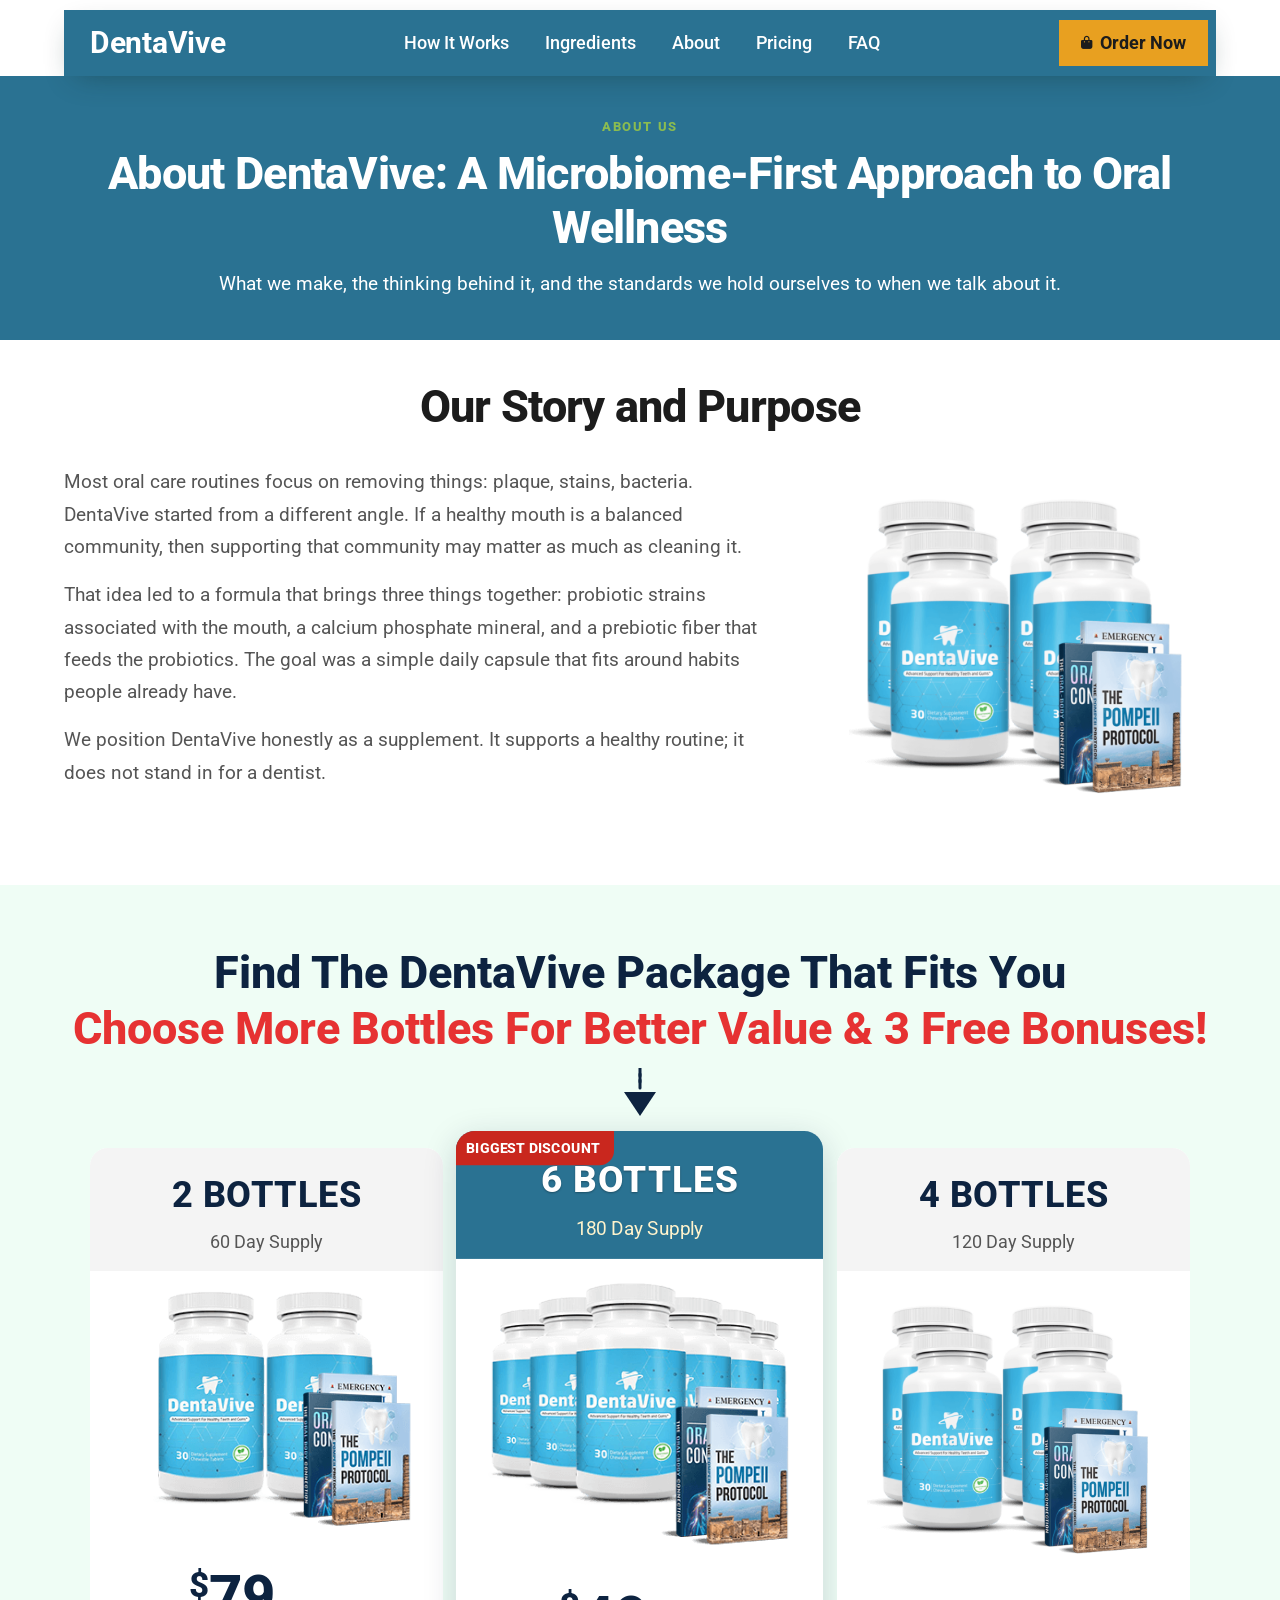
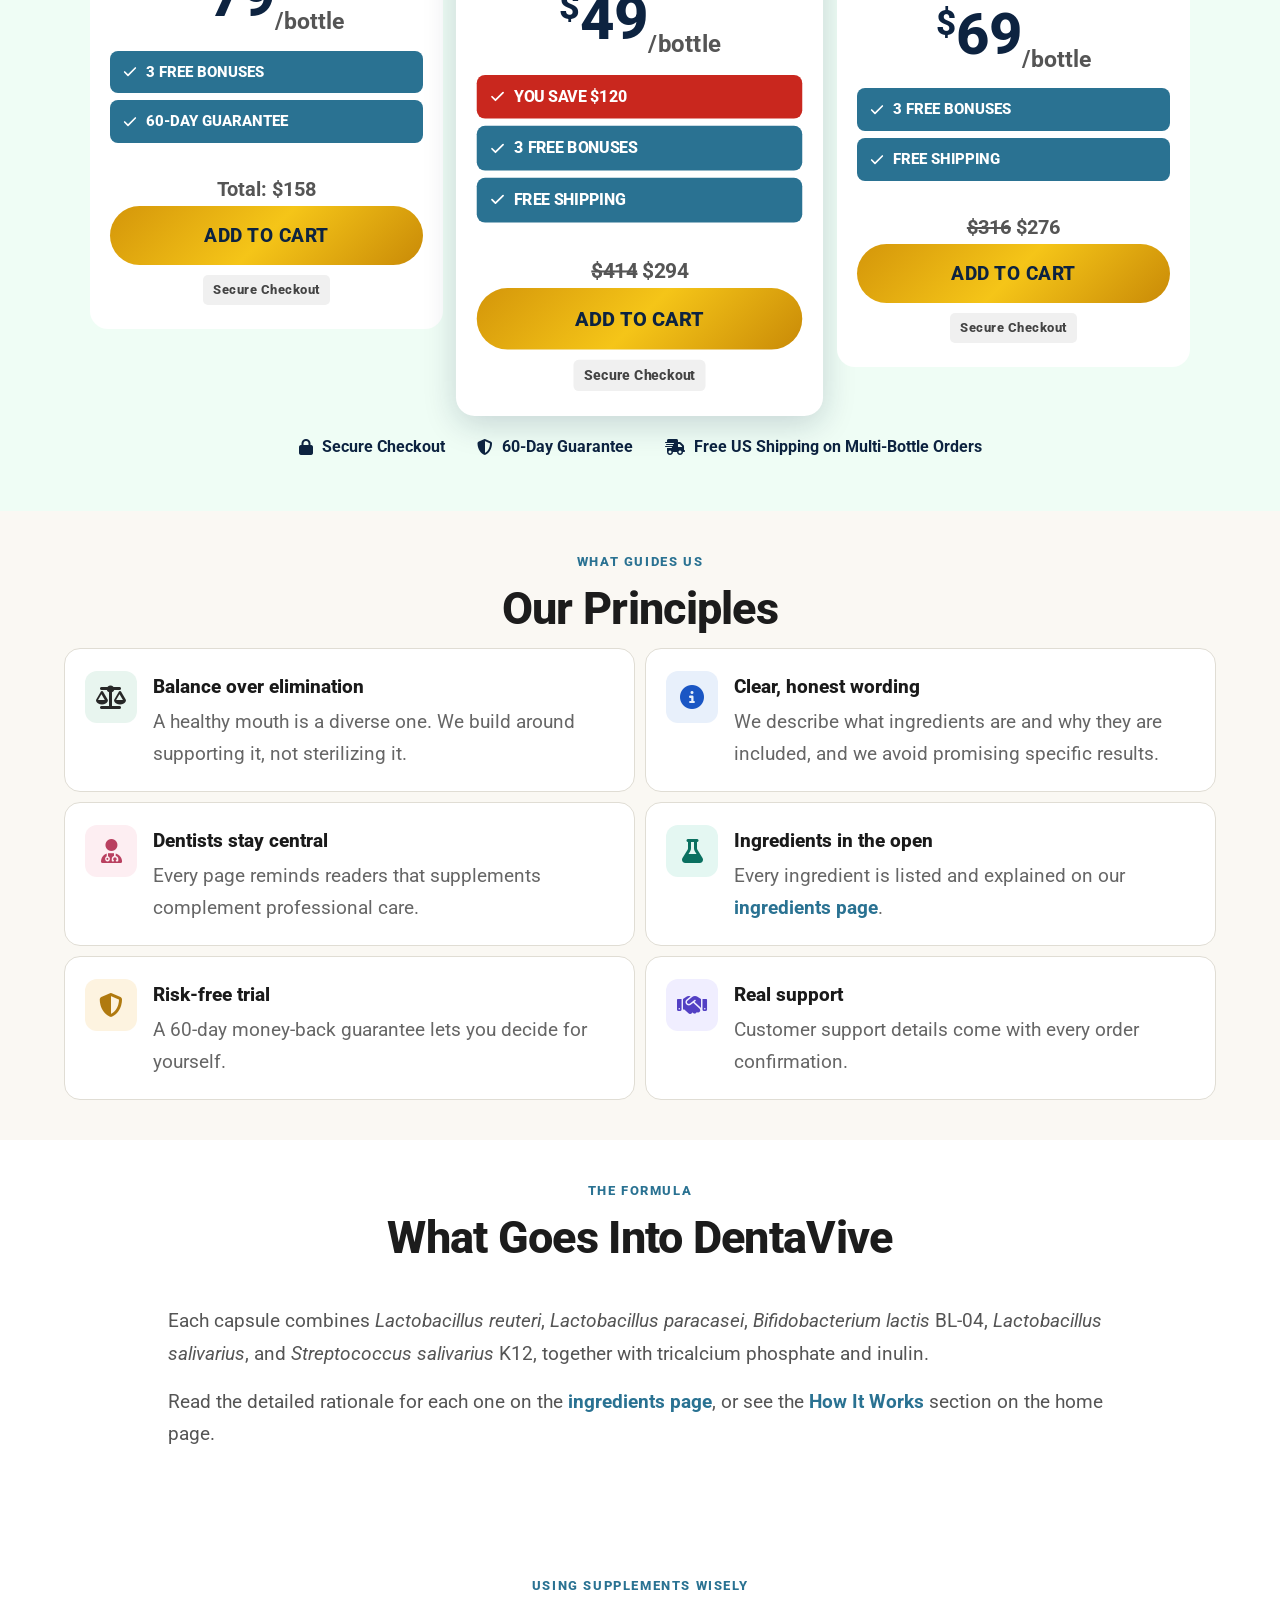
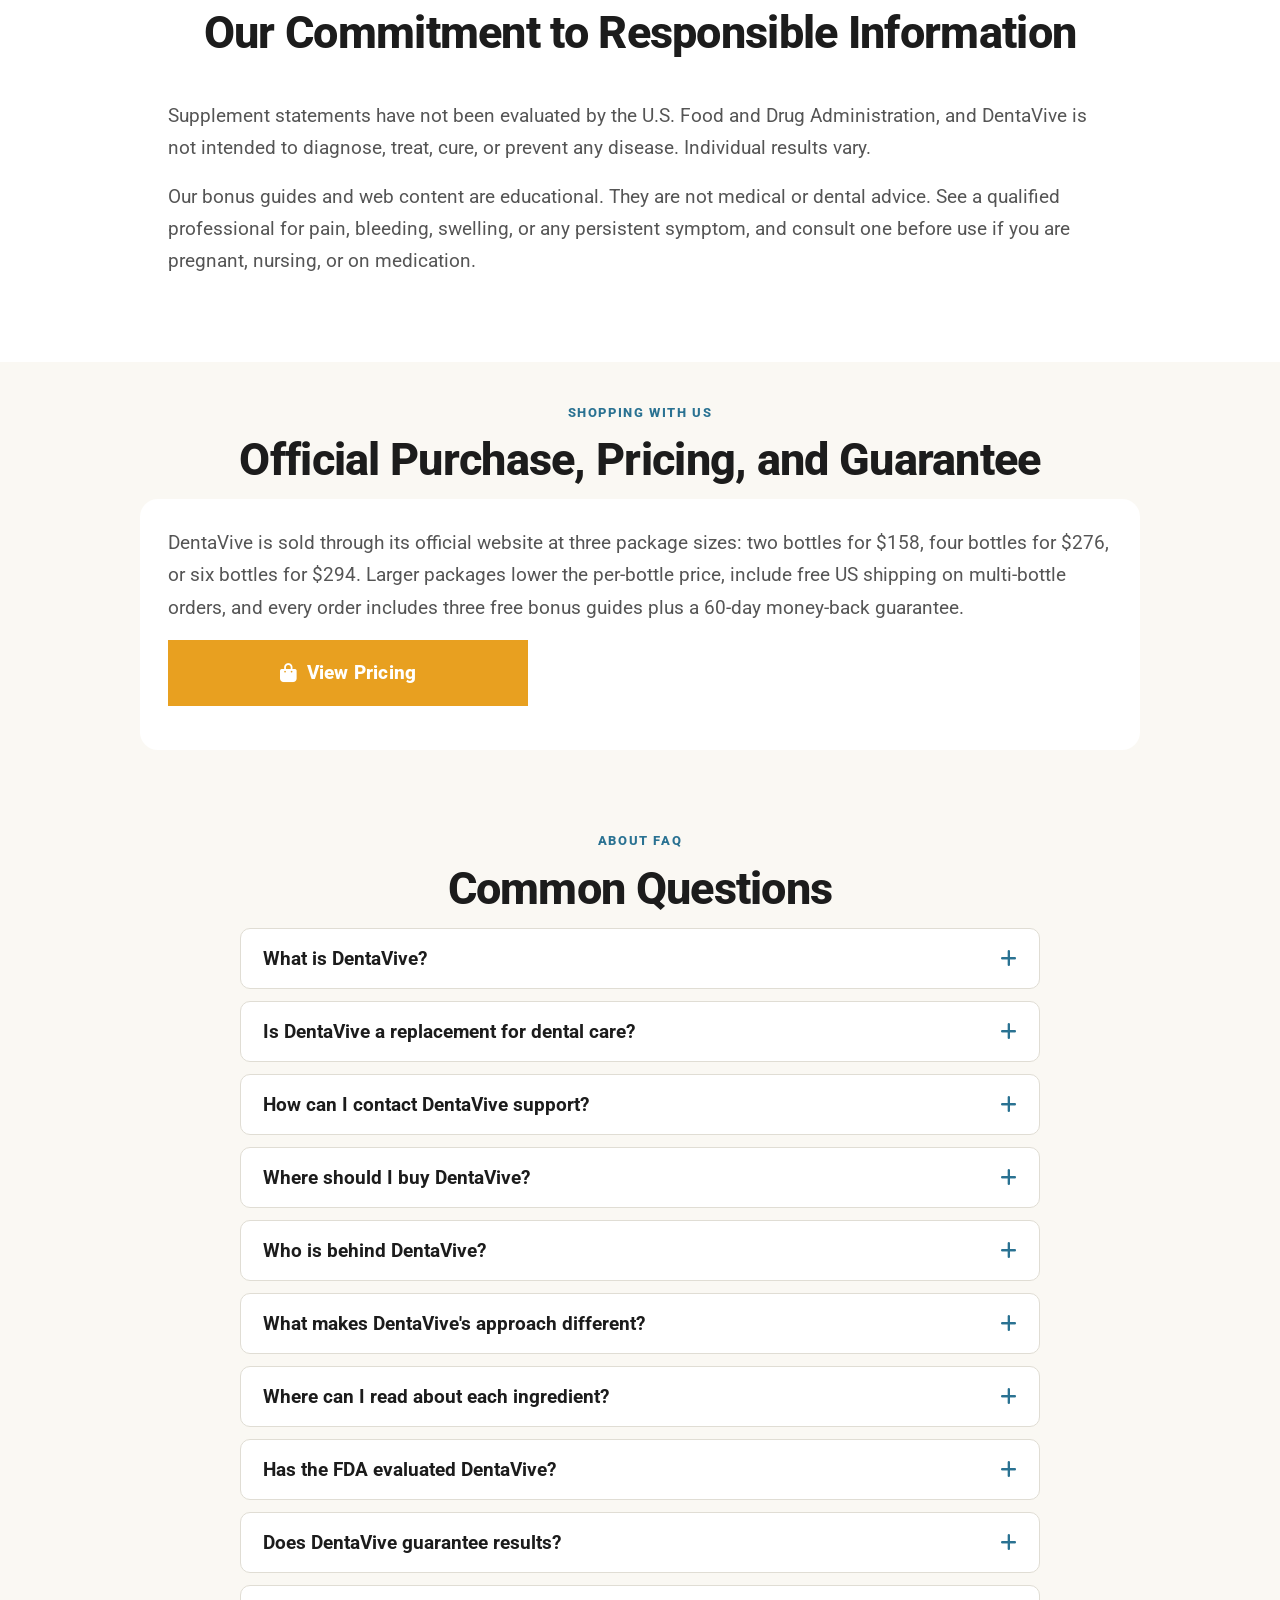
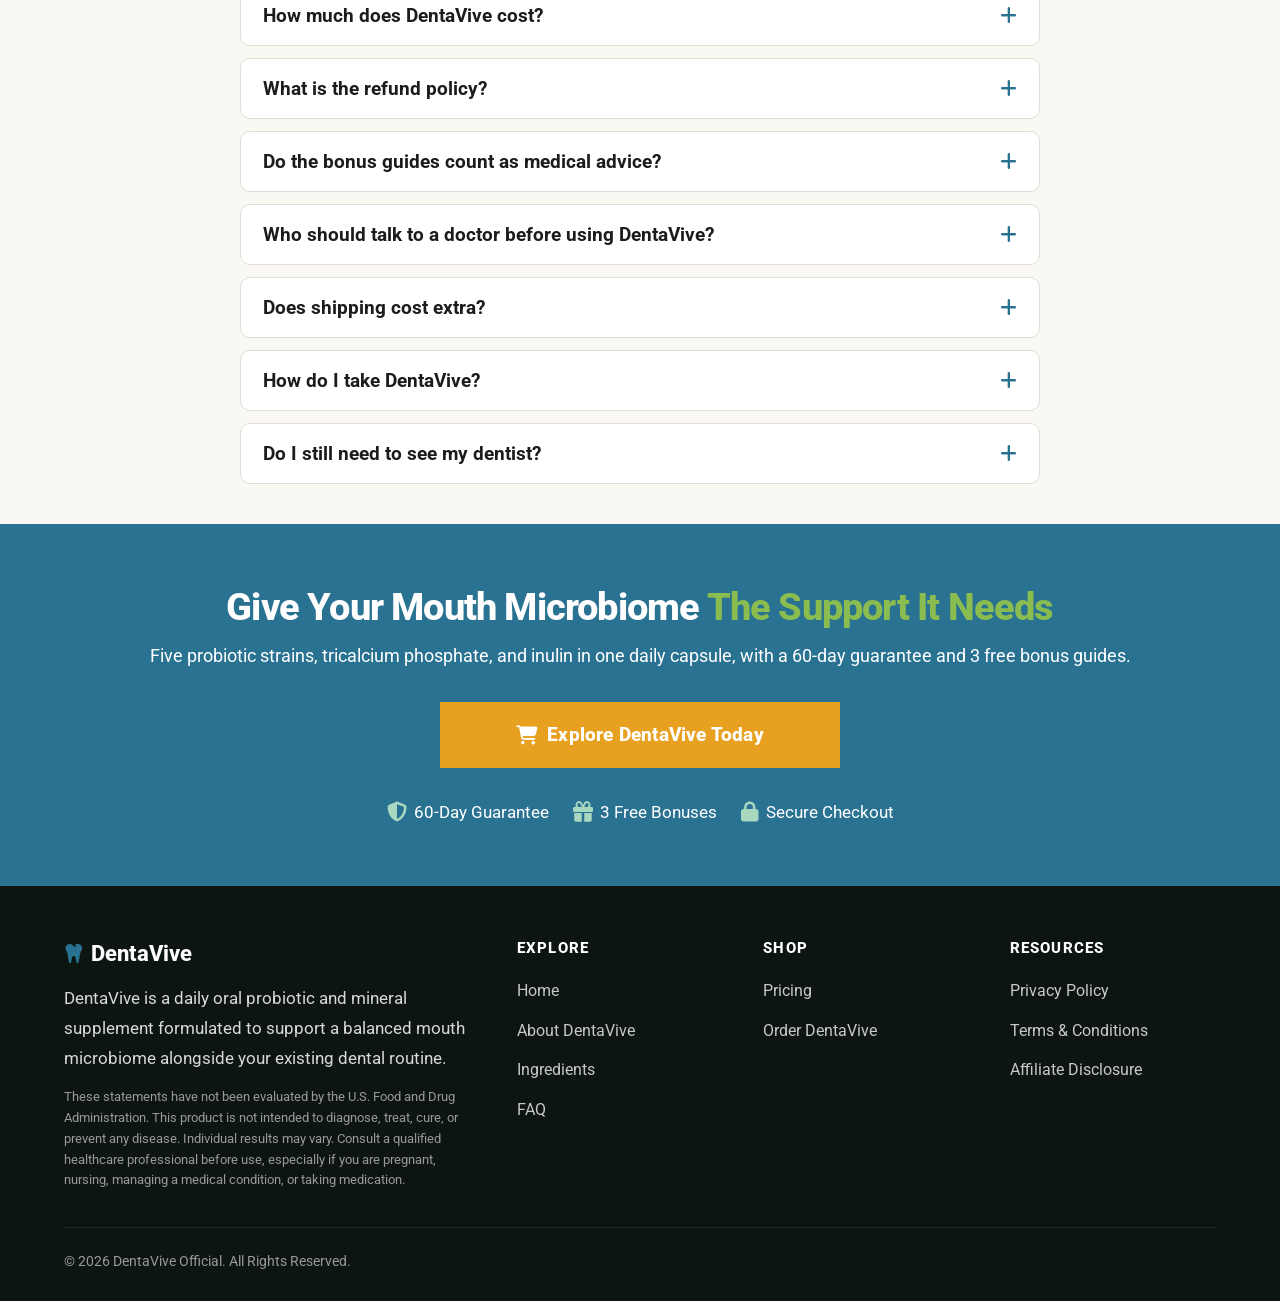
<file: about.html>
<!DOCTYPE html>
<html lang="en">
<head>
<meta charset="UTF-8"/>
<meta name="viewport" content="width=device-width,initial-scale=1.0"/>
<title>DentaVive | Oral Wellness & Microbiome Balance | Official Website</title>
<meta name="description" content="Learn the thinking behind DentaVive, an oral probiotic and mineral supplement built around microbiome balance, honest wording, and a 60-day guarantee.">
<meta name="robots" content="index, follow, max-image-preview:large, max-snippet:-1, max-video-preview:-1">
<link rel="canonical" href="https://dntavive.com/about">
<link rel="alternate" hreflang="en" href="https://dntavive.com/about">
<link rel="alternate" hreflang="x-default" href="https://dntavive.com/about">
<meta property="og:type" content="website"><meta property="og:title" content="About DentaVive | Our Story, Principles and Approach to Oral Wellness"><meta property="og:description" content="Learn the thinking behind DentaVive, an oral probiotic and mineral supplement built around microbiome balance, honest wording, and a 60-day guarantee."><meta property="og:url" content="https://dntavive.com/about"><meta property="og:site_name" content="DentaVive"><meta property="og:locale" content="en_US"><meta property="og:image" content="https://dntavive.com/assets/images/dentavive-hero.webp">
<meta name="twitter:card" content="summary_large_image"><meta name="twitter:title" content="About DentaVive | Our Story, Principles and Approach to Oral Wellness"><meta name="twitter:description" content="Learn the thinking behind DentaVive, an oral probiotic and mineral supplement built around microbiome balance, honest wording, and a 60-day guarantee.">
<meta name="theme-color" content="#2A7292">
<script type="application/ld+json">{"@context": "https://schema.org", "@type": "AboutPage", "name": "About DentaVive", "url": "https://dntavive.com/about", "about": {"@type": "Brand", "name": "DentaVive"}}</script><script type="application/ld+json">{"@context": "https://schema.org", "@type": "FAQPage", "mainEntity": [{"@type": "Question", "name": "What is DentaVive?", "acceptedAnswer": {"@type": "Answer", "text": "A daily oral probiotic and mineral supplement that combines five probiotic strains with tricalcium phosphate and inulin."}}, {"@type": "Question", "name": "Is DentaVive a replacement for dental care?", "acceptedAnswer": {"@type": "Answer", "text": "No. It is designed to complement brushing, flossing, and regular dental visits."}}, {"@type": "Question", "name": "How can I contact DentaVive support?", "acceptedAnswer": {"@type": "Answer", "text": "Use the contact details in your order confirmation email. Refund conditions are shown on the checkout page."}}, {"@type": "Question", "name": "Where should I buy DentaVive?", "acceptedAnswer": {"@type": "Answer", "text": "Through the official website, so you receive current pricing, the 60-day guarantee, and the three free bonus guides."}}, {"@type": "Question", "name": "Who is behind DentaVive?", "acceptedAnswer": {"@type": "Answer", "text": "DentaVive is offered through its official website. Company and support details appear in your order confirmation email and on the Terms and Privacy pages."}}, {"@type": "Question", "name": "What makes DentaVive's approach different?", "acceptedAnswer": {"@type": "Answer", "text": "It is microbiome-first. Instead of aiming to remove bacteria, it supplies selected probiotic strains plus a mineral and a prebiotic fiber to support a balanced mouth community."}}, {"@type": "Question", "name": "Where can I read about each ingredient?", "acceptedAnswer": {"@type": "Answer", "text": "The ingredients page explains every ingredient in plain language: five probiotic strains, tricalcium phosphate, and inulin."}}, {"@type": "Question", "name": "Has the FDA evaluated DentaVive?", "acceptedAnswer": {"@type": "Answer", "text": "No. Statements about DentaVive have not been evaluated by the U.S. Food and Drug Administration, and it is not intended to diagnose, treat, cure, or prevent any disease."}}, {"@type": "Question", "name": "Does DentaVive guarantee results?", "acceptedAnswer": {"@type": "Answer", "text": "No. Results vary from person to person, which is why we avoid promising specific outcomes and offer a 60-day money-back guarantee."}}, {"@type": "Question", "name": "How much does DentaVive cost?", "acceptedAnswer": {"@type": "Answer", "text": "Two bottles are $158, four bottles are $276, and six bottles are $294, which works out to $79, $69, and $49 per bottle."}}, {"@type": "Question", "name": "What is the refund policy?", "acceptedAnswer": {"@type": "Answer", "text": "Every order has a 60-day money-back guarantee. Check the current terms on the checkout page before submitting a request."}}, {"@type": "Question", "name": "Do the bonus guides count as medical advice?", "acceptedAnswer": {"@type": "Answer", "text": "No. The three bonus guides are educational and are not a substitute for professional medical or dental advice."}}, {"@type": "Question", "name": "Who should talk to a doctor before using DentaVive?", "acceptedAnswer": {"@type": "Answer", "text": "Anyone who is pregnant, nursing, taking medication, managing a medical condition, or has a weakened immune system should check with a healthcare professional first."}}, {"@type": "Question", "name": "Does shipping cost extra?", "acceptedAnswer": {"@type": "Answer", "text": "Four- and six-bottle orders include free US shipping. Review shipping details for smaller orders at checkout."}}, {"@type": "Question", "name": "How do I take DentaVive?", "acceptedAnswer": {"@type": "Answer", "text": "Follow the serving directions on the bottle label and do not exceed the recommended serving."}}, {"@type": "Question", "name": "Do I still need to see my dentist?", "acceptedAnswer": {"@type": "Answer", "text": "Yes. DentaVive complements brushing, flossing, and regular checkups and cleanings. It never replaces professional care."}}]}</script><script type="application/ld+json">{"@context": "https://schema.org", "@type": "BreadcrumbList", "itemListElement": [{"@type": "ListItem", "position": 1, "name": "Home", "item": "https://dntavive.com/en"}, {"@type": "ListItem", "position": 2, "name": "About", "item": "https://dntavive.com/about"}]}</script>
<link rel="icon" href="/assets/images/dentavive-hero.webp">
<link rel="preconnect" href="https://fonts.googleapis.com"><link rel="preconnect" href="https://fonts.gstatic.com" crossorigin>
<link rel="stylesheet" href="https://cdnjs.cloudflare.com/ajax/libs/font-awesome/6.5.0/css/all.min.css"/>
<link href="https://fonts.googleapis.com/css2?family=Lato:wght@300;400;700;900&family=Roboto:wght@100..900&display=swap" rel="stylesheet"/>
<link rel="stylesheet" href="/assets/css/styles.css">
<style>.ingr-grid.one{grid-template-columns:1fr}.ingr-icon img{border-radius:var(--radius);width:100%;height:100%;object-fit:cover}.crumb{background:var(--cream2);padding:10px 5vw;font-size:15px;color:var(--light)}.crumb a{color:var(--green);font-weight:700}.ingr-desc p{margin-bottom:10px}@media(max-width:600px){.ingr-icon{width:100%;height:auto;aspect-ratio:1}}</style>
</head>
<body>
<div class="nav-wrap"><nav><div class="nav-inner"><a href="https://dntavive.com/en" class="nav-logo"><span class="word">DentaVive</span></a><ul class="nav-links"><li><a href="https://dntavive.com/en#how-it-works">How It Works</a></li><li><a href="https://dntavive.com/ingredients">Ingredients</a></li><li><a href="https://dntavive.com/about">About</a></li><li><a href="https://dntavive.com/en#pricing">Pricing</a></li><li><a href="https://dntavive.com/en#faq">FAQ</a></li></ul><div class="nav-right"><a href="https://dntavive.com/order" class="nav-cta"><i class="fa-solid fa-bag-shopping"></i>Order Now</a><button class="nav-burger" id="navBurger" aria-label="Toggle menu" aria-expanded="false"><i class="fa-solid fa-bars"></i></button></div></div></nav></div>
<div class="scrim" id="scrim"></div>
<div class="mobile-panel" id="mobilePanel"><ul><li><a href="https://dntavive.com/en#how-it-works">How It Works</a></li><li><a href="https://dntavive.com/ingredients">Ingredients</a></li><li><a href="https://dntavive.com/about">About</a></li><li><a href="https://dntavive.com/en#pricing">Pricing</a></li><li><a href="https://dntavive.com/en#faq">FAQ</a></li></ul><a href="https://dntavive.com/order" class="nav-cta"><i class="fa-solid fa-bag-shopping"></i>Order Now</a></div>
<main>
<section class="section how-section" style="text-align:center"><div class="section-inner"><p class="s-tag center" style="color:#8BBC50">About Us</p><h1 class="s-heading center" style="color:#fff">About DentaVive: A Microbiome-First Approach to Oral Wellness</h1><p class="s-sub center" style="color:#fff;margin-bottom:0">What we make, the thinking behind it, and the standards we hold ourselves to when we talk about it.</p></div></section><section class="section doctor-section"><div class="section-inner"><h2 class="s-heading center">Our Story and Purpose</h2><div class="what-wrap"><div class="quote-block what-para"><p>Most oral care routines focus on removing things: plaque, stains, bacteria. DentaVive started from a different angle. If a healthy mouth is a balanced community, then supporting that community may matter as much as cleaning it.</p><p>That idea led to a formula that brings three things together: probiotic strains associated with the mouth, a calcium phosphate mineral, and a prebiotic fiber that feeds the probiotics. The goal was a simple daily capsule that fits around habits people already have.</p><p>We position DentaVive honestly as a supplement. It supports a healthy routine; it does not stand in for a dentist.</p></div><div class="doctor-img-placeholder"><img src="/assets/images/four-bottle-pack-dentavive-bs.png" alt="DentaVive four bottle pack" loading="lazy"></div></div></div></section><section class="ps-root" id="pricing">
  <h2 class="ps-headline">
    Find The DentaVive Package That Fits You<br>
    <span>Choose More Bottles For Better Value &amp; 3 Free Bonuses!</span>
  </h2>

  <div class="ps-arrow">
    <svg viewBox="0 0 36 48" fill="none" xmlns="http://www.w3.org/2000/svg">
      <line x1="18" y1="0" x2="18" y2="8" stroke="#0d2340" stroke-width="3" stroke-linecap="round"></line>
      <line x1="18" y1="6" x2="18" y2="14" stroke="#0d2340" stroke-width="3" stroke-linecap="round"></line>
      <line x1="18" y1="12" x2="18" y2="20" stroke="#0d2340" stroke-width="3" stroke-linecap="round"></line>
      <polygon points="18,48 2,24 34,24" fill="#0d2340"></polygon>
    </svg>
  </div>

  <div class="ps-grid">

    <!-- 2 BOTTLES -->
    <div class="ps-card">
      <div class="ps-card-header" style="width:100%">
        <h3>2 BOTTLES</h3>
        <p>60 Day Supply</p>
      </div>
      <div class="ps-card-inner">
        <div class="ps-img-wrap">
          <img src="./assets/images/two-bottle-pack-dentavive-bs.png" alt="DentaVive two Bottle Pack">
        </div>
        <div class="ps-price"><div class="ps-price-big"><sup>$</sup>79<sub>/bottle</sub></div></div>
        <div class="ps-perks">
          <div class="ps-perk ps-perk-teal"><svg viewBox="0 0 24 24" aria-hidden="true"><polyline points="20 6 9 17 4 12" fill="none" stroke="#fff" stroke-width="2.5" stroke-linecap="round" stroke-linejoin="round"></polyline></svg>3 FREE BONUSES</div>
          <div class="ps-perk ps-perk-teal"><svg viewBox="0 0 24 24" aria-hidden="true"><polyline points="20 6 9 17 4 12" fill="none" stroke="#fff" stroke-width="2.5" stroke-linecap="round" stroke-linejoin="round"></polyline></svg>60-DAY GUARANTEE</div>
        </div>
        <p class="ps-total">Total: <strong>$158</strong></p>
        <a class="ps-btn" href="https://dntavive.com/order">Add To Cart</a>
        <div class="ps-payments"><span>Secure Checkout</span></div>
      </div>
    </div>

    <!-- 6 BOTTLES -->
    <div class="ps-card ps-card-featured">
      <div class="ps-best-badge">Biggest Discount</div>
      <div class="ps-card-header ps-card-header-gold" style="width:100%">
        <h3>6 BOTTLES</h3>
        <p>180 Day Supply</p>
      </div>
      <div class="ps-card-inner">
        <div class="ps-img-wrap">
           <img src="./assets/images/six-bottle-pack-dentavive-bs.png" alt="DentaVive six Bottle Pack">
        </div>
        <div class="ps-price"><div class="ps-price-big"><sup>$</sup>49<sub>/bottle</sub></div></div>
        <div class="ps-perks">
          <div class="ps-perk ps-perk-red"><svg viewBox="0 0 24 24"><polyline points="20 6 9 17 4 12" fill="none" stroke="#fff" stroke-width="2.5" stroke-linecap="round" stroke-linejoin="round"></polyline></svg>YOU SAVE $120</div>
          <div class="ps-perk ps-perk-teal"><svg viewBox="0 0 24 24"><polyline points="20 6 9 17 4 12" fill="none" stroke="#fff" stroke-width="2.5" stroke-linecap="round" stroke-linejoin="round"></polyline></svg>3 FREE BONUSES</div>
          <div class="ps-perk ps-perk-teal"><svg viewBox="0 0 24 24"><polyline points="20 6 9 17 4 12" fill="none" stroke="#fff" stroke-width="2.5" stroke-linecap="round" stroke-linejoin="round"></polyline></svg>FREE SHIPPING</div>
        </div>
        <p class="ps-total"><del>$414</del> <strong>$294</strong></p>
        <a class="ps-btn" href="https://dntavive.com/order">Add To Cart</a>
        <div class="ps-payments"><span>Secure Checkout</span></div>
      </div>
    </div>

    <!-- 4 BOTTLES -->
    <div class="ps-card">
      <div class="ps-card-header" style="width:100%">
        <h3>4 BOTTLES</h3>
        <p>120 Day Supply</p>
      </div>
      <div class="ps-card-inner">
        <div class="ps-img-wrap">
          <img src="./assets/images/four-bottle-pack-dentavive-bs.png" alt="DentaVive four Bottle Pack">
        </div>
        <div class="ps-price"><div class="ps-price-big"><sup>$</sup>69<sub>/bottle</sub></div></div>
        <div class="ps-perks">
          <div class="ps-perk ps-perk-teal"><svg viewBox="0 0 24 24"><polyline points="20 6 9 17 4 12" fill="none" stroke="#fff" stroke-width="2.5" stroke-linecap="round" stroke-linejoin="round"></polyline></svg>3 FREE BONUSES</div>
          <div class="ps-perk ps-perk-teal"><svg viewBox="0 0 24 24"><polyline points="20 6 9 17 4 12" fill="none" stroke="#fff" stroke-width="2.5" stroke-linecap="round" stroke-linejoin="round"></polyline></svg>FREE SHIPPING</div>
        </div>
        <p class="ps-total"><del>$316</del> <strong>$276</strong></p>
        <a class="ps-btn" href="https://dntavive.com/order">Add To Cart</a>
        <div class="ps-payments"><span>Secure Checkout</span></div>
      </div>
    </div>

  </div>

  <div class="guarantee-strip">
    <div class="g-item"><i class="fa-solid fa-lock"></i>Secure Checkout</div>
    <div class="g-item"><i class="fa-solid fa-shield-halved"></i>60-Day Guarantee</div>
    <div class="g-item"><i class="fa-solid fa-truck-fast"></i>Free US Shipping on Multi-Bottle Orders</div>
  </div>
</section><section class="section ingr-section"><div class="section-inner"><p class="s-tag center">What guides us</p><h2 class="s-heading center">Our Principles</h2><div class="ben-left"><div class="ben-card"><div class="ben-icon-wrap ic-green"><i class="fa-solid fa-scale-balanced"></i></div><div><div class="ben-text-h">Balance over elimination</div><p class="ben-text-p">A healthy mouth is a diverse one. We build around supporting it, not sterilizing it.</p></div></div><div class="ben-card"><div class="ben-icon-wrap ic-blue"><i class="fa-solid fa-circle-info"></i></div><div><div class="ben-text-h">Clear, honest wording</div><p class="ben-text-p">We describe what ingredients are and why they are included, and we avoid promising specific results.</p></div></div><div class="ben-card"><div class="ben-icon-wrap ic-rose"><i class="fa-solid fa-user-doctor"></i></div><div><div class="ben-text-h">Dentists stay central</div><p class="ben-text-p">Every page reminds readers that supplements complement professional care.</p></div></div><div class="ben-card"><div class="ben-icon-wrap ic-teal"><i class="fa-solid fa-flask"></i></div><div><div class="ben-text-h">Ingredients in the open</div><p class="ben-text-p">Every ingredient is listed and explained on our <a href='/ingredients' style='color:var(--green);font-weight:700'>ingredients page</a>.</p></div></div><div class="ben-card"><div class="ben-icon-wrap ic-amber"><i class="fa-solid fa-shield-halved"></i></div><div><div class="ben-text-h">Risk-free trial</div><p class="ben-text-p">A 60-day money-back guarantee lets you decide for yourself.</p></div></div><div class="ben-card"><div class="ben-icon-wrap ic-purple"><i class="fa-solid fa-handshake"></i></div><div><div class="ben-text-h">Real support</div><p class="ben-text-p">Customer support details come with every order confirmation.</p></div></div></div></div></section><section class="section "><div class="section-inner"><p class="s-tag center">The formula</p><h2 class="s-heading center">What Goes Into DentaVive</h2><div class="quote-block" style="max-width:1000px;margin:0 auto"><p>Each capsule combines <i>Lactobacillus reuteri</i>, <i>Lactobacillus paracasei</i>, <i>Bifidobacterium lactis</i> BL-04, <i>Lactobacillus salivarius</i>, and <i>Streptococcus salivarius</i> K12, together with tricalcium phosphate and inulin.</p><p>Read the detailed rationale for each one on the <a href="https://dntavive.com/ingredients" style="color:var(--green);font-weight:700">ingredients page</a>, or see the <a href="https://dntavive.com/en#how-it-works" style="color:var(--green);font-weight:700">How It Works</a> section on the home page.</p></div></div></section><section class="section "><div class="section-inner"><p class="s-tag center">Using supplements wisely</p><h2 class="s-heading center">Our Commitment to Responsible Information</h2><div class="quote-block" style="max-width:1000px;margin:0 auto"><p>Supplement statements have not been evaluated by the U.S. Food and Drug Administration, and DentaVive is not intended to diagnose, treat, cure, or prevent any disease. Individual results vary.</p><p>Our bonus guides and web content are educational. They are not medical or dental advice. See a qualified professional for pain, bleeding, swelling, or any persistent symptom, and consult one before use if you are pregnant, nursing, or on medication.</p></div></div></section><section class="section ingr-section"><div class="section-inner"><p class="s-tag center">Shopping with us</p><h2 class="s-heading center">Official Purchase, Pricing, and Guarantee</h2><div class="quote-block" style="max-width:1000px;margin:0 auto"><p>DentaVive is sold through its official website at three package sizes: two bottles for $158, four bottles for $276, or six bottles for $294. Larger packages lower the per-bottle price, include free US shipping on multi-bottle orders, and every order includes three free bonus guides plus a 60-day money-back guarantee.</p><p><a href="https://dntavive.com/order" class="cta-btn" style="max-width:360px;display:inline-flex;text-decoration:none"><i class="fa-solid fa-bag-shopping"></i>View Pricing</a></p></div></div></section><section class="section faq-section"><div class="section-inner"><p class="s-tag center">About FAQ</p><h2 class="s-heading center">Common Questions</h2><div class="faq-list"><div class="faq-item"><button class="faq-btn" onclick="toggleFaq(this)">What is DentaVive?<i class="fa-solid fa-plus"></i></button><div class="faq-answer">A daily oral probiotic and mineral supplement that combines five probiotic strains with tricalcium phosphate and inulin.</div></div><div class="faq-item"><button class="faq-btn" onclick="toggleFaq(this)">Is DentaVive a replacement for dental care?<i class="fa-solid fa-plus"></i></button><div class="faq-answer">No. It is designed to complement brushing, flossing, and regular dental visits.</div></div><div class="faq-item"><button class="faq-btn" onclick="toggleFaq(this)">How can I contact DentaVive support?<i class="fa-solid fa-plus"></i></button><div class="faq-answer">Use the contact details in your order confirmation email. Refund conditions are shown on the checkout page.</div></div><div class="faq-item"><button class="faq-btn" onclick="toggleFaq(this)">Where should I buy DentaVive?<i class="fa-solid fa-plus"></i></button><div class="faq-answer">Through the official website, so you receive current pricing, the 60-day guarantee, and the three free bonus guides.</div></div><div class="faq-item"><button class="faq-btn" onclick="toggleFaq(this)">Who is behind DentaVive?<i class="fa-solid fa-plus"></i></button><div class="faq-answer">DentaVive is offered through its official website. Company and support details appear in your order confirmation email and on the Terms and Privacy pages.</div></div><div class="faq-item"><button class="faq-btn" onclick="toggleFaq(this)">What makes DentaVive's approach different?<i class="fa-solid fa-plus"></i></button><div class="faq-answer">It is microbiome-first. Instead of aiming to remove bacteria, it supplies selected probiotic strains plus a mineral and a prebiotic fiber to support a balanced mouth community.</div></div><div class="faq-item"><button class="faq-btn" onclick="toggleFaq(this)">Where can I read about each ingredient?<i class="fa-solid fa-plus"></i></button><div class="faq-answer">The ingredients page explains every ingredient in plain language: five probiotic strains, tricalcium phosphate, and inulin.</div></div><div class="faq-item"><button class="faq-btn" onclick="toggleFaq(this)">Has the FDA evaluated DentaVive?<i class="fa-solid fa-plus"></i></button><div class="faq-answer">No. Statements about DentaVive have not been evaluated by the U.S. Food and Drug Administration, and it is not intended to diagnose, treat, cure, or prevent any disease.</div></div><div class="faq-item"><button class="faq-btn" onclick="toggleFaq(this)">Does DentaVive guarantee results?<i class="fa-solid fa-plus"></i></button><div class="faq-answer">No. Results vary from person to person, which is why we avoid promising specific outcomes and offer a 60-day money-back guarantee.</div></div><div class="faq-item"><button class="faq-btn" onclick="toggleFaq(this)">How much does DentaVive cost?<i class="fa-solid fa-plus"></i></button><div class="faq-answer">Two bottles are $158, four bottles are $276, and six bottles are $294, which works out to $79, $69, and $49 per bottle.</div></div><div class="faq-item"><button class="faq-btn" onclick="toggleFaq(this)">What is the refund policy?<i class="fa-solid fa-plus"></i></button><div class="faq-answer">Every order has a 60-day money-back guarantee. Check the current terms on the checkout page before submitting a request.</div></div><div class="faq-item"><button class="faq-btn" onclick="toggleFaq(this)">Do the bonus guides count as medical advice?<i class="fa-solid fa-plus"></i></button><div class="faq-answer">No. The three bonus guides are educational and are not a substitute for professional medical or dental advice.</div></div><div class="faq-item"><button class="faq-btn" onclick="toggleFaq(this)">Who should talk to a doctor before using DentaVive?<i class="fa-solid fa-plus"></i></button><div class="faq-answer">Anyone who is pregnant, nursing, taking medication, managing a medical condition, or has a weakened immune system should check with a healthcare professional first.</div></div><div class="faq-item"><button class="faq-btn" onclick="toggleFaq(this)">Does shipping cost extra?<i class="fa-solid fa-plus"></i></button><div class="faq-answer">Four- and six-bottle orders include free US shipping. Review shipping details for smaller orders at checkout.</div></div><div class="faq-item"><button class="faq-btn" onclick="toggleFaq(this)">How do I take DentaVive?<i class="fa-solid fa-plus"></i></button><div class="faq-answer">Follow the serving directions on the bottle label and do not exceed the recommended serving.</div></div><div class="faq-item"><button class="faq-btn" onclick="toggleFaq(this)">Do I still need to see my dentist?<i class="fa-solid fa-plus"></i></button><div class="faq-answer">Yes. DentaVive complements brushing, flossing, and regular checkups and cleanings. It never replaces professional care.</div></div></div></div></section><section class="bottom-cta"><h2>Give Your Mouth Microbiome <span>The Support It Needs</span></h2><p>Five probiotic strains, tricalcium phosphate, and inulin in one daily capsule, with a 60-day guarantee and 3 free bonus guides.</p><a href="https://dntavive.com/order" class="cta-btn" style="max-width:400px;display:inline-flex;text-decoration:none;"><i class="fa-solid fa-cart-shopping"></i>Explore DentaVive Today</a><div class="bottom-guarantee"><div class="b-g-item"><i class="fa-solid fa-shield-halved"></i>60-Day Guarantee</div><div class="b-g-item"><i class="fa-solid fa-gift"></i>3 Free Bonuses</div><div class="b-g-item"><i class="fa-solid fa-lock"></i>Secure Checkout</div></div></section>
</main>
<footer><div class="foot-inner"><div><div class="foot-logo"><i class="fa-solid fa-tooth"></i>DentaVive</div><p class="foot-desc">DentaVive is a daily oral probiotic and mineral supplement formulated to support a balanced mouth microbiome alongside your existing dental routine.</p><p class="foot-disc">These statements have not been evaluated by the U.S. Food and Drug Administration. This product is not intended to diagnose, treat, cure, or prevent any disease. Individual results may vary. Consult a qualified healthcare professional before use, especially if you are pregnant, nursing, managing a medical condition, or taking medication.</p></div>
<div class="foot-col"><h5>Explore</h5><ul><li><a href="https://dntavive.com/en">Home</a></li><li><a href="https://dntavive.com/about">About DentaVive</a></li><li><a href="https://dntavive.com/ingredients">Ingredients</a></li><li><a href="https://dntavive.com/en#faq">FAQ</a></li></ul></div>
<div class="foot-col"><h5>Shop</h5><ul><li><a href="https://dntavive.com/en#pricing">Pricing</a></li><li><a href="https://dntavive.com/order">Order DentaVive</a></li></ul></div>
<div class="foot-col"><h5>Resources</h5><ul><li><a href="/privacy-policy">Privacy Policy</a></li><li><a href="/terms">Terms &amp; Conditions</a></li><li><a href="/affiliate-disclosure">Affiliate Disclosure</a></li></ul></div></div>
<div class="foot-bottom"><p>&copy; 2026 DentaVive Official. All Rights Reserved.</p></div></footer>
<script>
const burger=document.getElementById('navBurger'),panel=document.getElementById('mobilePanel'),scrim=document.getElementById('scrim');
function closePanel(){panel.classList.remove('open');scrim.classList.remove('open');burger.setAttribute('aria-expanded','false')}
function openPanel(){panel.classList.add('open');scrim.classList.add('open');burger.setAttribute('aria-expanded','true')}
burger.addEventListener('click',()=>panel.classList.contains('open')?closePanel():openPanel());
scrim.addEventListener('click',closePanel);panel.querySelectorAll('a').forEach(a=>a.addEventListener('click',closePanel));
function toggleFaq(b){const a=b.nextElementSibling,o=b.classList.contains('open');document.querySelectorAll('.faq-btn').forEach(x=>x.classList.remove('open'));document.querySelectorAll('.faq-answer').forEach(x=>x.classList.remove('open'));if(!o){b.classList.add('open');a.classList.add('open')}}
</script>
</body></html>
</file>
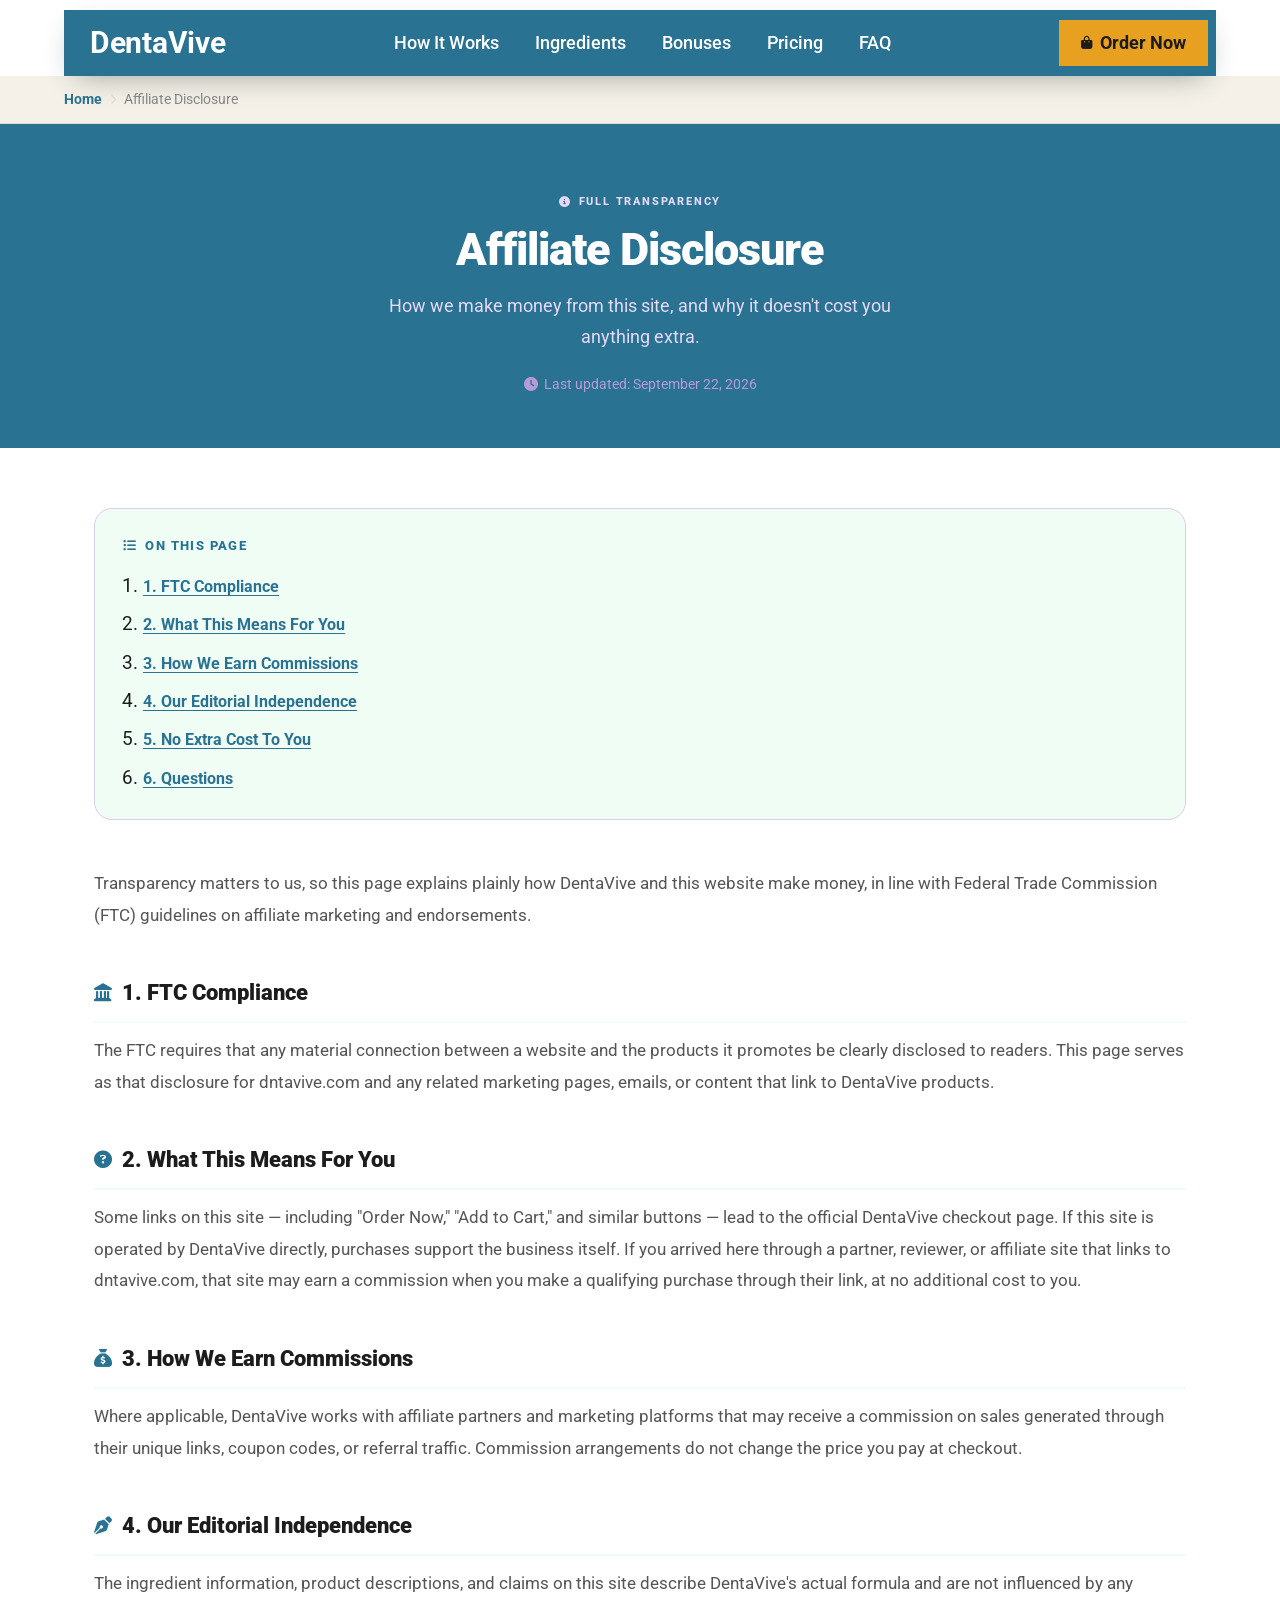
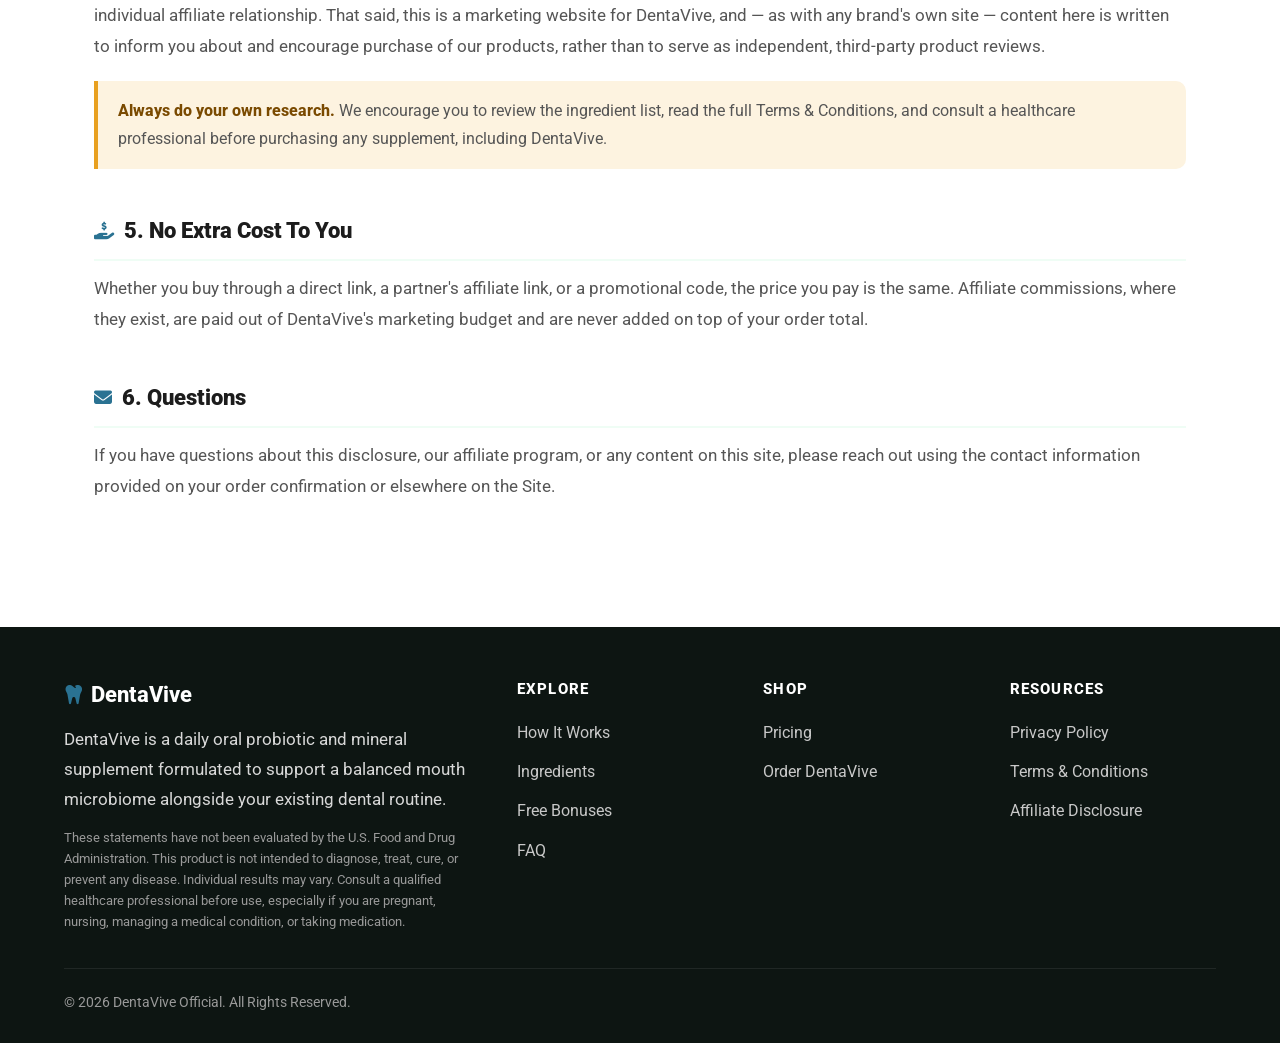
<file: affiliate-disclosure.html>
<!DOCTYPE html>
<html lang="en">
<head>
<meta charset="UTF-8"/>
<meta name="viewport" content="width=device-width,initial-scale=1.0"/>

<title>Affiliate Disclosure | DentaVive</title>
<meta name="description" content="DentaVive's affiliate disclosure, explaining how we and our partners may earn a commission from qualifying purchases made through links on this site, in line with FTC guidelines.">
<meta name="robots" content="index, follow">
<link rel="canonical" href="https://dntavive.com/affiliate-disclosure">

<link rel="icon" type="image/svg+xml" href="./assets/images/dentavive-hero.webp">
<link rel="preconnect" href="https://fonts.googleapis.com">
<link rel="preconnect" href="https://fonts.gstatic.com" crossorigin>
<link rel="stylesheet" href="https://cdnjs.cloudflare.com/ajax/libs/font-awesome/6.5.0/css/all.min.css"/>
<link href="https://fonts.googleapis.com/css2?family=Lato:ital,wght@0,100;0,300;0,400;0,700;0,900;1,100;1,300;1,400;1,700;1,900&family=Roboto:ital,wght@0,100..900;1,100..900&display=swap" rel="stylesheet"/>
<link rel="stylesheet" href="./assets/css/styles.css">
<link rel="stylesheet" href="./assets/css/legal.css">
</head>
<body>

<!-- NAV -->
<div class="nav-wrap">
  <nav>
    <div class="nav-inner">
      <a href="https://dntavive.com/" class="nav-logo"><span class="word">DentaVive</span></a>
      <ul class="nav-links">
        <li><a href="https://dntavive.com/#how-it-works">How It Works</a></li>
        <li><a href="https://dntavive.com/#ingredients">Ingredients</a></li>
        <li><a href="https://dntavive.com/#bonuses">Bonuses</a></li>
        <li><a href="https://dntavive.com/#pricing">Pricing</a></li>
        <li><a href="https://dntavive.com/#faq">FAQ</a></li>
      </ul>
      <div class="nav-right">
        <a href="https://dntavive.com/order" class="nav-cta" aria-label="Order Now"><i class="fa-solid fa-bag-shopping"></i>Order Now</a>
        <button class="nav-burger" id="navBurger" aria-label="Toggle menu" aria-expanded="false"><i class="fa-solid fa-bars"></i></button>
      </div>
    </div>
  </nav>
</div>
<div class="scrim" id="scrim"></div>
<div class="mobile-panel" id="mobilePanel">
  <ul>
    <li><a href="https://dntavive.com/#how-it-works">How It Works</a></li>
    <li><a href="https://dntavive.com/#ingredients">Ingredients</a></li>
    <li><a href="https://dntavive.com/#bonuses">Bonuses</a></li>
    <li><a href="https://dntavive.com/#pricing">Pricing</a></li>
    <li><a href="https://dntavive.com/#faq">FAQ</a></li>
  </ul>
  <a href="https://dntavive.com/order" class="nav-cta"><i class="fa-solid fa-bag-shopping"></i>Order Now</a>
</div>

<!-- BREADCRUMB -->
<div class="page-breadcrumb">
  <div class="page-breadcrumb-inner">
    <a href="https://dntavive.com/">Home</a>
    <i class="fa-solid fa-chevron-right"></i>
    <span>Affiliate Disclosure</span>
  </div>
</div>

<!-- PAGE HERO -->
<div class="page-hero">
  <p class="page-eyebrow"><i class="fa-solid fa-circle-info"></i>Full Transparency</p>
  <h1>Affiliate Disclosure</h1>
  <p class="page-hero-sub">How we make money from this site, and why it doesn't cost you anything extra.</p>
  <p class="page-updated"><i class="fa-solid fa-clock"></i>Last updated: September 22, 2026</p>
</div>

<div class="legal-wrap">

  <div class="toc-box">
    <h3><i class="fa-solid fa-list-ul"></i>On This Page</h3>
    <ol>
      <li><a href="#ftc">1. FTC Compliance</a></li>
      <li><a href="#what-it-means">2. What This Means For You</a></li>
      <li><a href="#how-we-earn">3. How We Earn Commissions</a></li>
      <li><a href="#editorial">4. Our Editorial Independence</a></li>
      <li><a href="#no-extra-cost">5. No Extra Cost To You</a></li>
      <li><a href="#disc-questions">6. Questions</a></li>
    </ol>
  </div>

  <div class="legal-section">
    <p>Transparency matters to us, so this page explains plainly how DentaVive and this website make money, in line with Federal Trade Commission (FTC) guidelines on affiliate marketing and endorsements.</p>
  </div>

  <div class="legal-section" id="ftc">
    <h2><i class="fa-solid fa-landmark"></i>1. FTC Compliance</h2>
    <p>The FTC requires that any material connection between a website and the products it promotes be clearly disclosed to readers. This page serves as that disclosure for dntavive.com and any related marketing pages, emails, or content that link to DentaVive products.</p>
  </div>

  <div class="legal-section" id="what-it-means">
    <h2><i class="fa-solid fa-circle-question"></i>2. What This Means For You</h2>
    <p>Some links on this site — including "Order Now," "Add to Cart," and similar buttons — lead to the official DentaVive checkout page. If this site is operated by DentaVive directly, purchases support the business itself. If you arrived here through a partner, reviewer, or affiliate site that links to dntavive.com, that site may earn a commission when you make a qualifying purchase through their link, at no additional cost to you.</p>
  </div>

  <div class="legal-section" id="how-we-earn">
    <h2><i class="fa-solid fa-sack-dollar"></i>3. How We Earn Commissions</h2>
    <p>Where applicable, DentaVive works with affiliate partners and marketing platforms that may receive a commission on sales generated through their unique links, coupon codes, or referral traffic. Commission arrangements do not change the price you pay at checkout.</p>
  </div>

  <div class="legal-section" id="editorial">
    <h2><i class="fa-solid fa-pen-nib"></i>4. Our Editorial Independence</h2>
    <p>The ingredient information, product descriptions, and claims on this site describe DentaVive's actual formula and are not influenced by any individual affiliate relationship. That said, this is a marketing website for DentaVive, and — as with any brand's own site — content here is written to inform you about and encourage purchase of our products, rather than to serve as independent, third-party product reviews.</p>
    <div class="legal-highlight"><strong>Always do your own research.</strong> We encourage you to review the ingredient list, read the full Terms &amp; Conditions, and consult a healthcare professional before purchasing any supplement, including DentaVive.</div>
  </div>

  <div class="legal-section" id="no-extra-cost">
    <h2><i class="fa-solid fa-hand-holding-dollar"></i>5. No Extra Cost To You</h2>
    <p>Whether you buy through a direct link, a partner's affiliate link, or a promotional code, the price you pay is the same. Affiliate commissions, where they exist, are paid out of DentaVive's marketing budget and are never added on top of your order total.</p>
  </div>

  <div class="legal-section" id="disc-questions">
    <h2><i class="fa-solid fa-envelope"></i>6. Questions</h2>
    <p>If you have questions about this disclosure, our affiliate program, or any content on this site, please reach out using the contact information provided on your order confirmation or elsewhere on the Site.</p>
  </div>

</div>

<!-- FOOTER -->
<footer>
  <div class="foot-inner">
    <div>
      <div class="foot-logo"><i class="fa-solid fa-tooth"></i>DentaVive</div>
      <p class="foot-desc">DentaVive is a daily oral probiotic and mineral supplement formulated to support a balanced mouth microbiome alongside your existing dental routine.</p>
      <p class="foot-disc">These statements have not been evaluated by the U.S. Food and Drug Administration. This product is not intended to diagnose, treat, cure, or prevent any disease. Individual results may vary. Consult a qualified healthcare professional before use, especially if you are pregnant, nursing, managing a medical condition, or taking medication.</p>
    </div>
    <div class="foot-col">
      <h5>Explore</h5>
      <ul>
        <li><a href="https://dntavive.com/#how-it-works">How It Works</a></li>
        <li><a href="https://dntavive.com/#ingredients">Ingredients</a></li>
        <li><a href="https://dntavive.com/#bonuses">Free Bonuses</a></li>
        <li><a href="https://dntavive.com/#faq">FAQ</a></li>
      </ul>
    </div>
    <div class="foot-col">
      <h5>Shop</h5>
      <ul>
        <li><a href="https://dntavive.com/#pricing">Pricing</a></li>
        <li><a href="https://dntavive.com/#pricing">Order DentaVive</a></li>
      </ul>
    </div>
    <div class="foot-col">
      <h5>Resources</h5>
      <ul>
        <li><a href="https://dntavive.com/privacy-policy">Privacy Policy</a></li>
        <li><a href="https://dntavive.com/terms">Terms &amp; Conditions</a></li>
        <li><a href="https://dntavive.com/affiliate-disclosure">Affiliate Disclosure</a></li>
      </ul>
    </div>
  </div>
  <div class="foot-bottom"><p>&copy; 2026 DentaVive Official. All Rights Reserved.</p></div>
</footer>

<script>
  const burger = document.getElementById('navBurger');
  const panel = document.getElementById('mobilePanel');
  const scrim = document.getElementById('scrim');
  function closePanel(){ panel.classList.remove('open'); scrim.classList.remove('open'); burger.setAttribute('aria-expanded','false'); }
  function openPanel(){ panel.classList.add('open'); scrim.classList.add('open'); burger.setAttribute('aria-expanded','true'); }
  burger.addEventListener('click', () => panel.classList.contains('open') ? closePanel() : openPanel());
  scrim.addEventListener('click', closePanel);
  panel.querySelectorAll('a').forEach(a => a.addEventListener('click', closePanel));
</script>
</body>
</html>
</file>
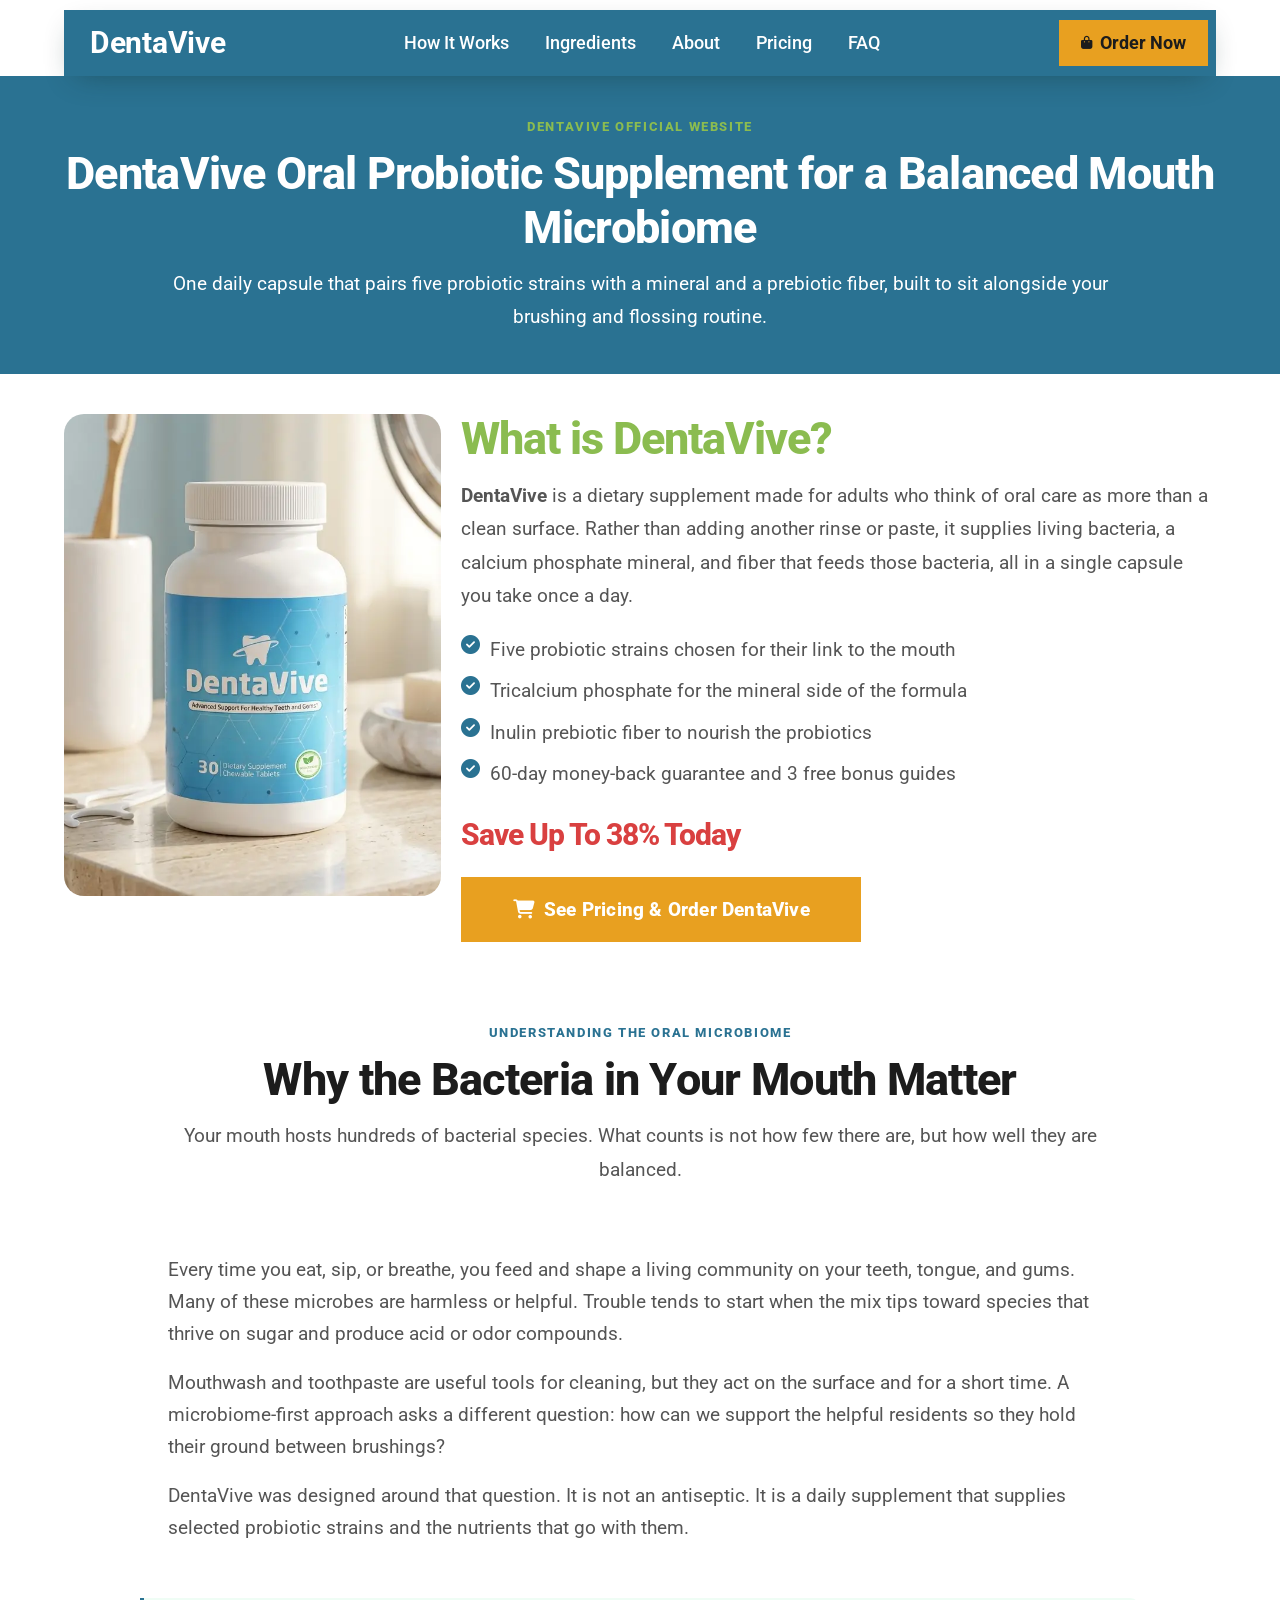
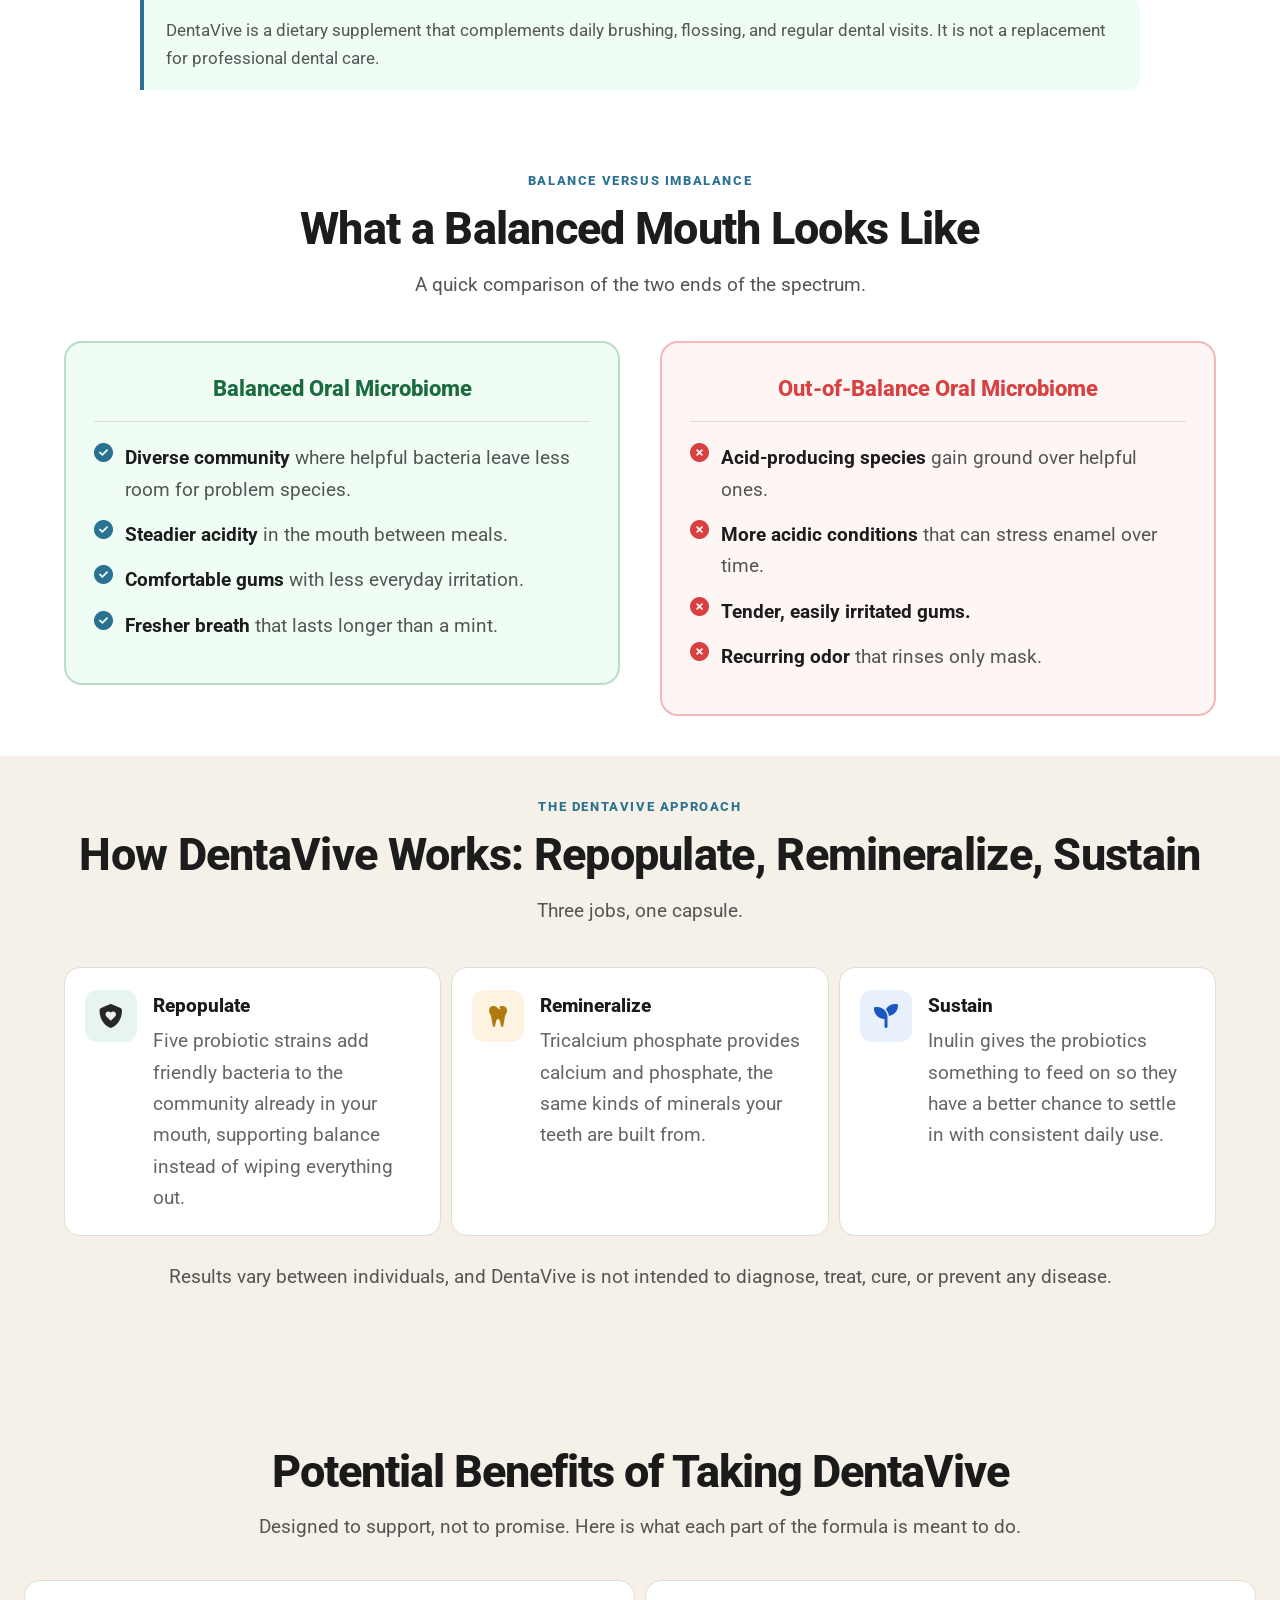
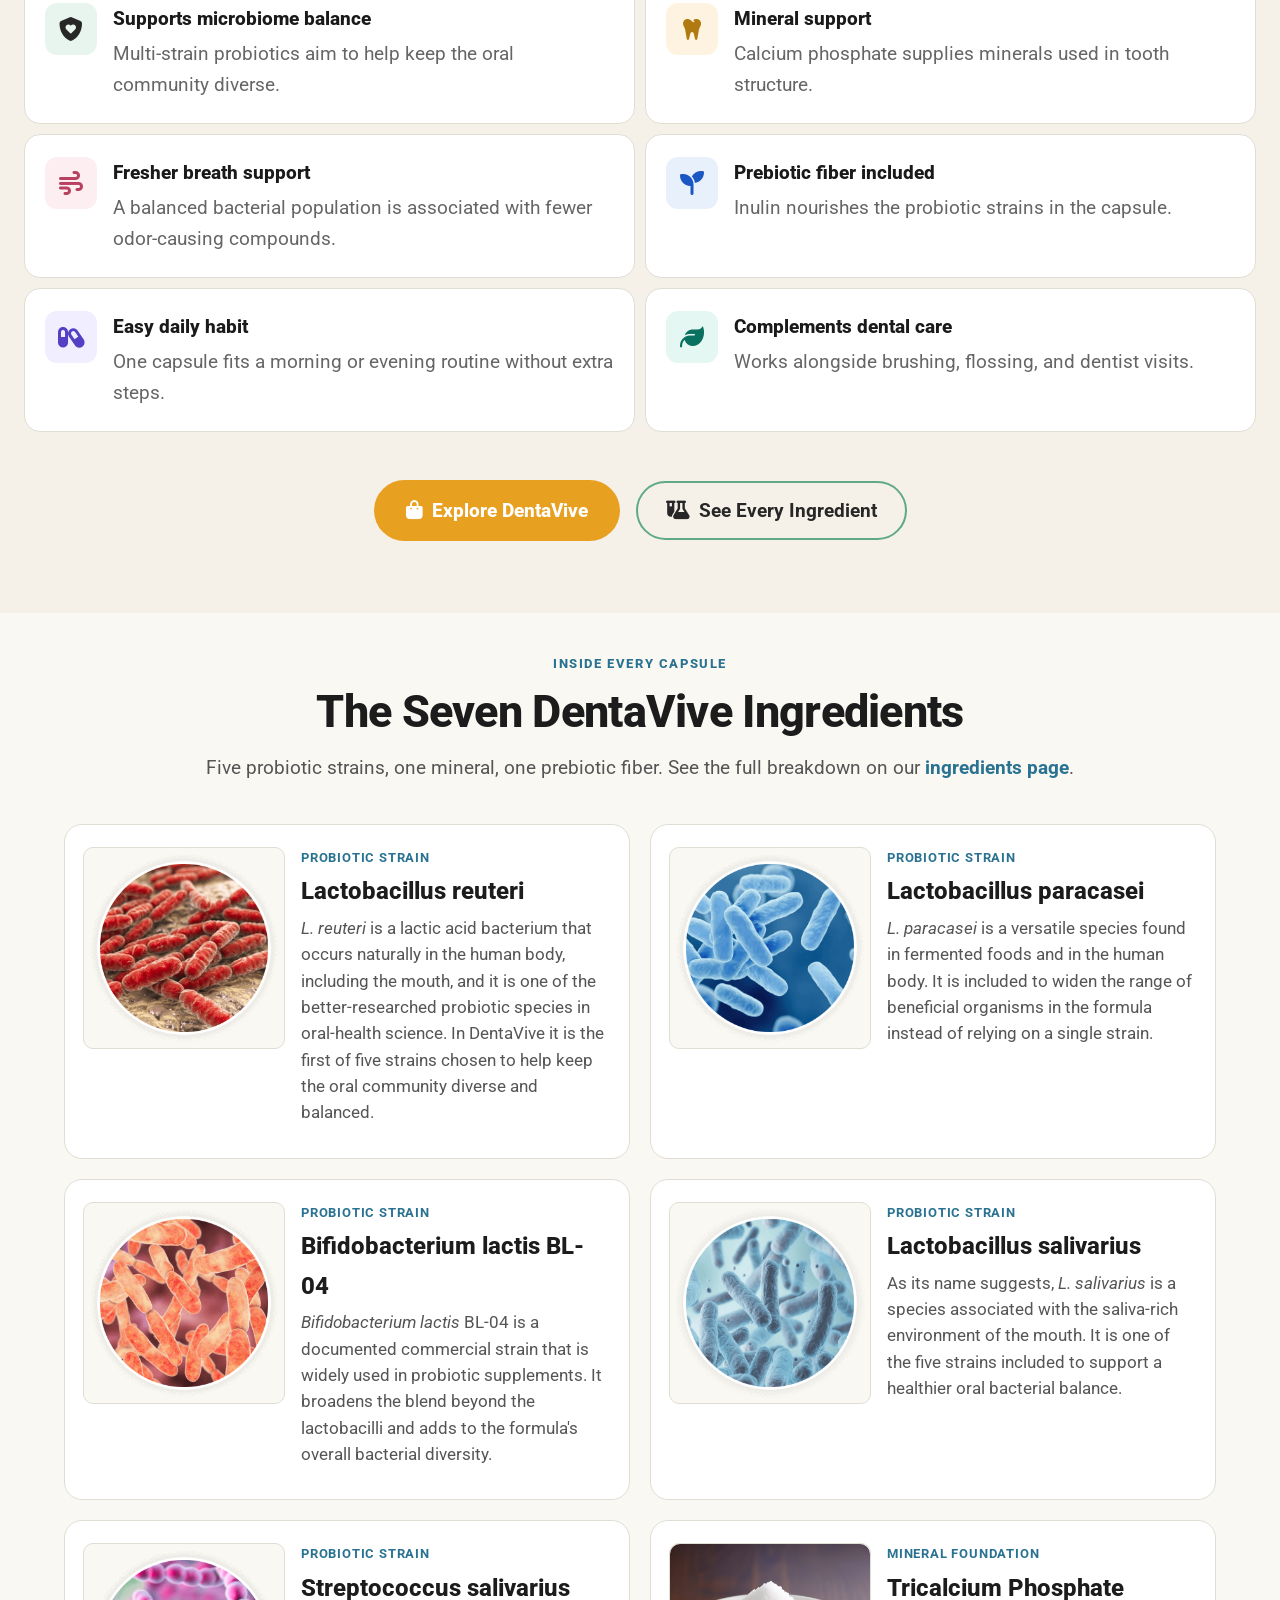
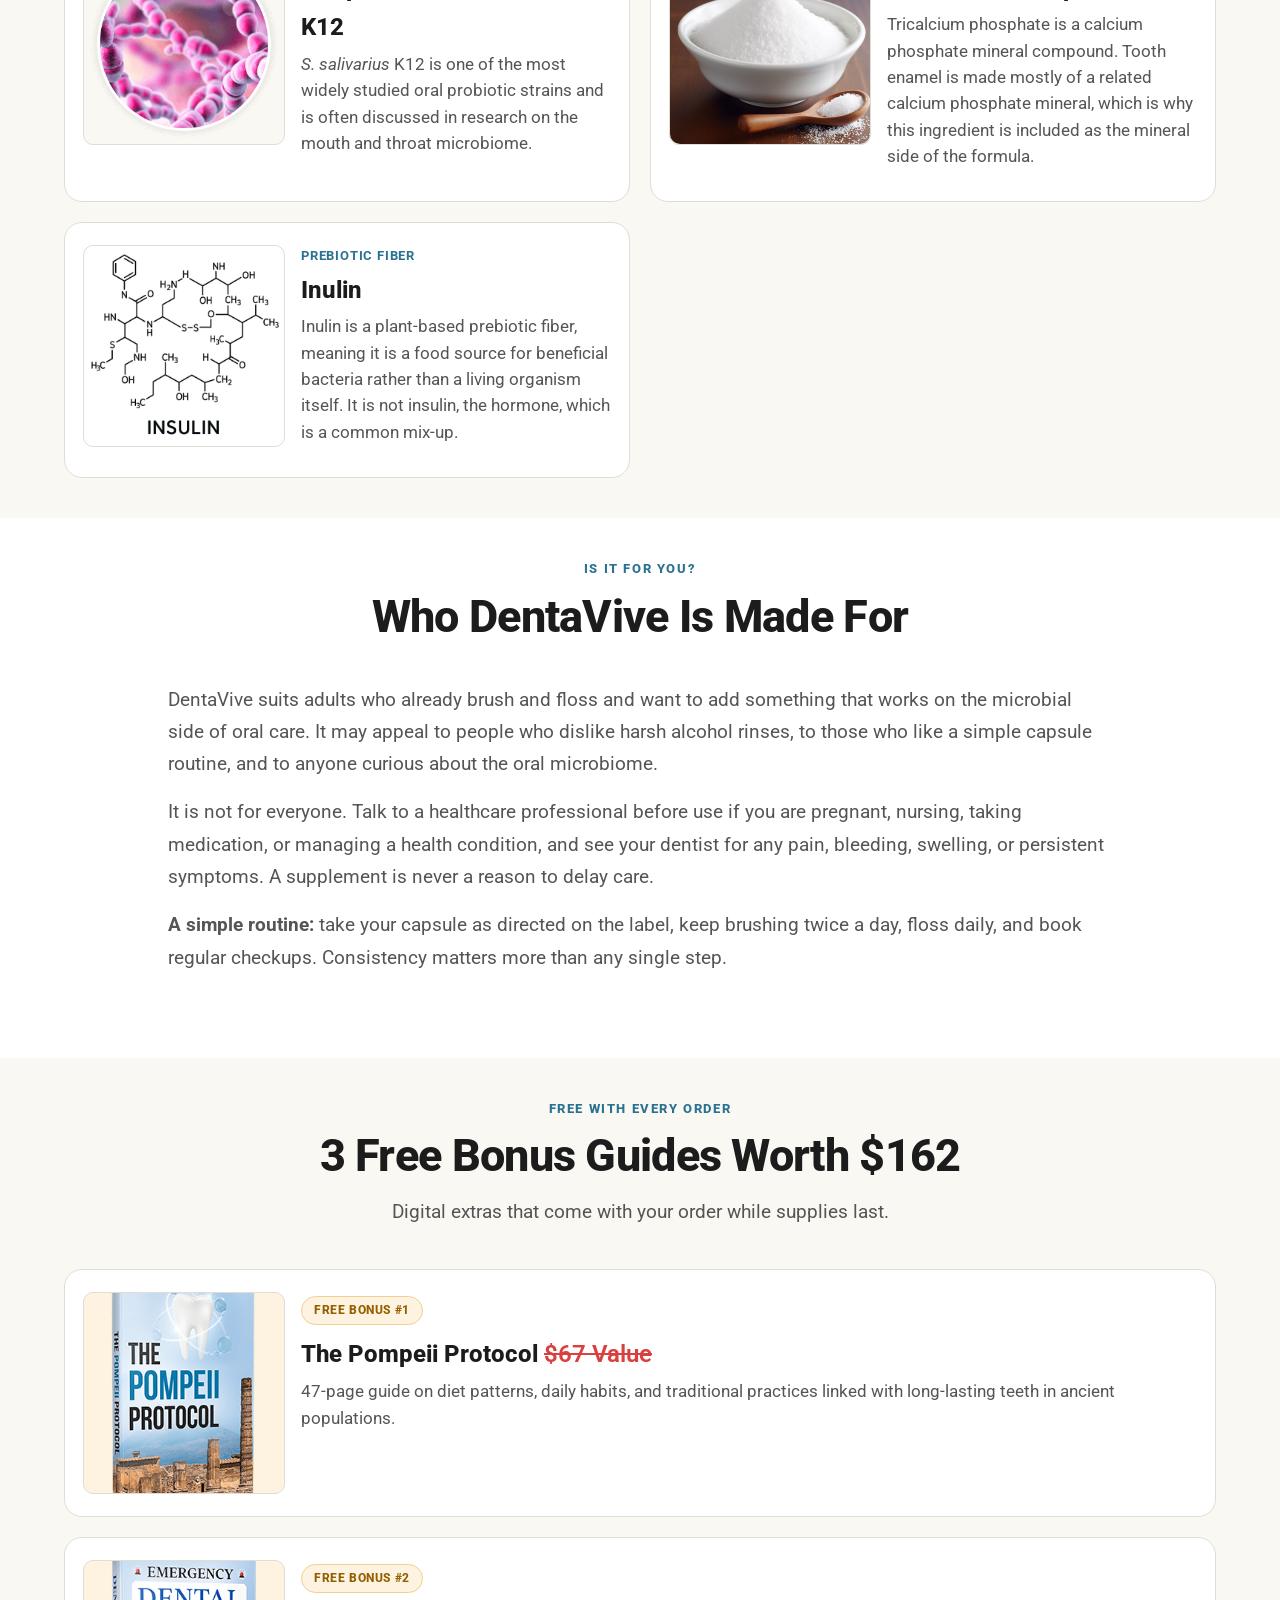
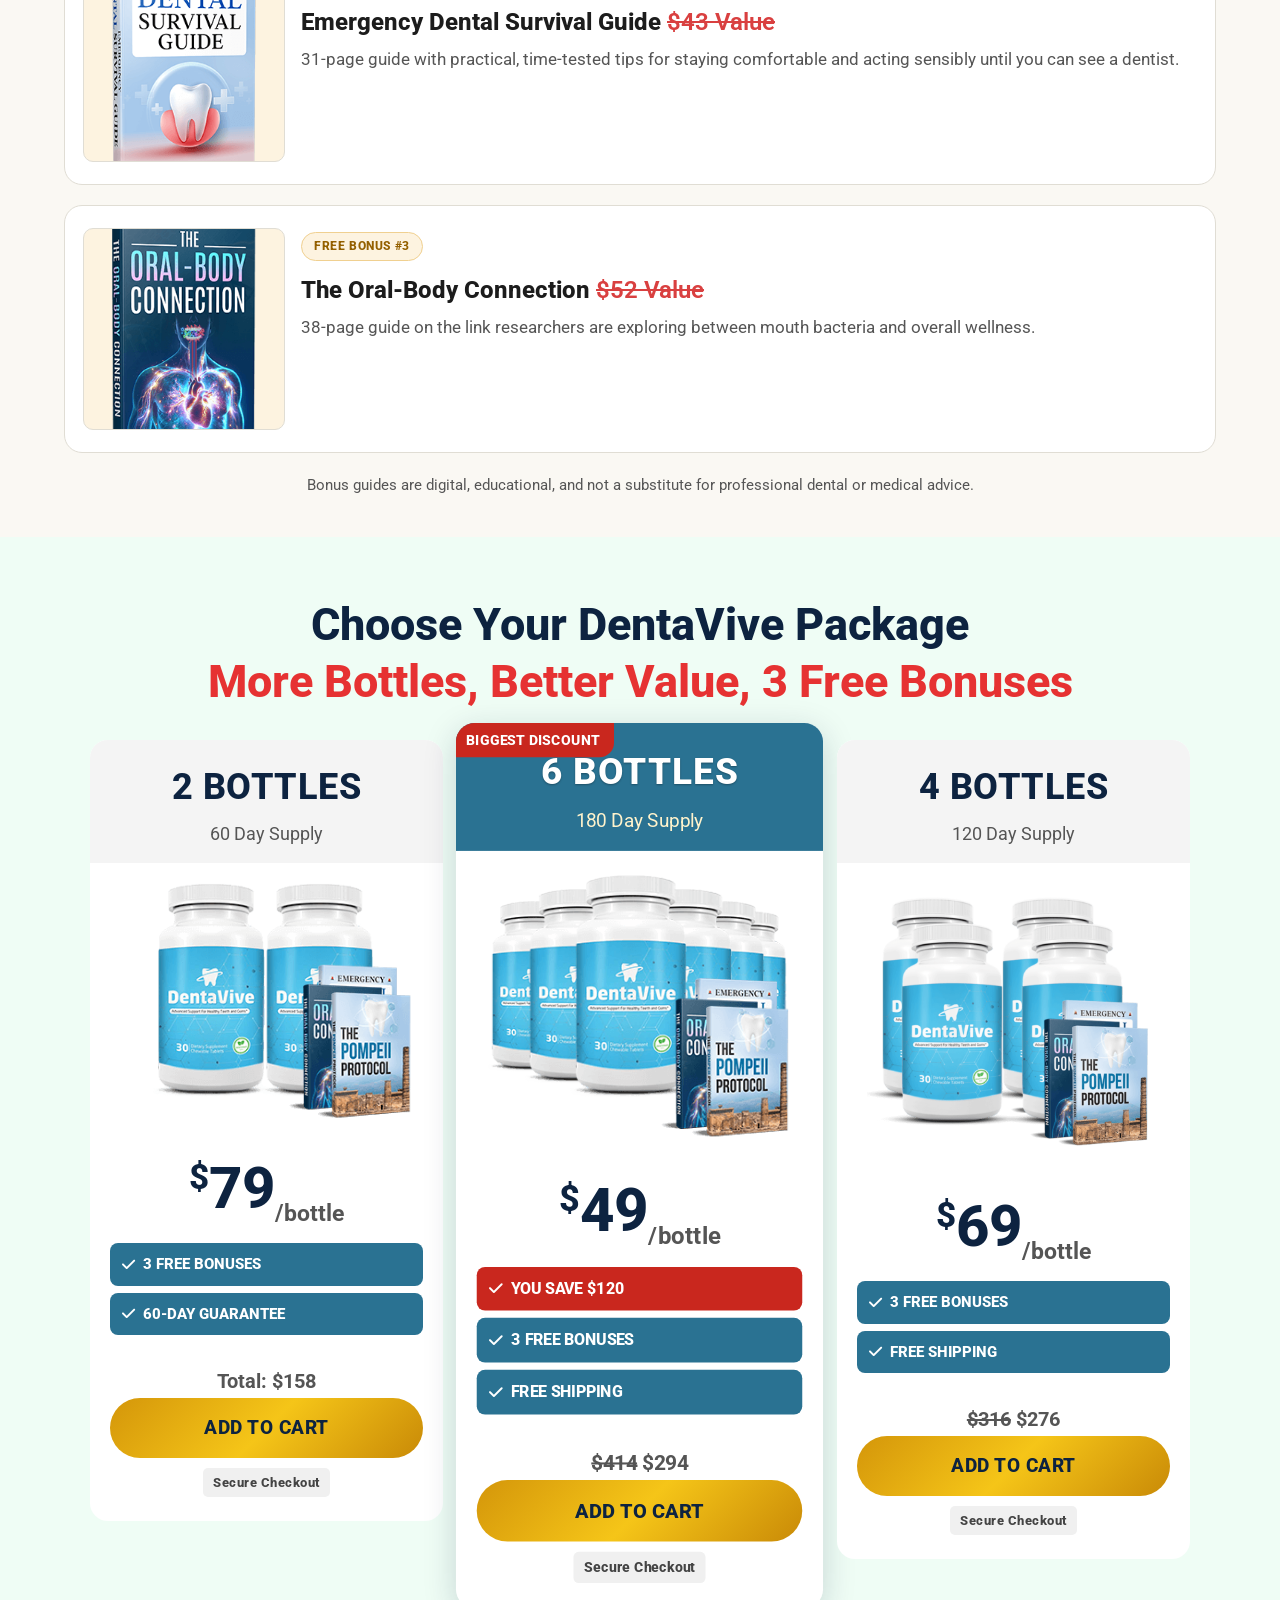
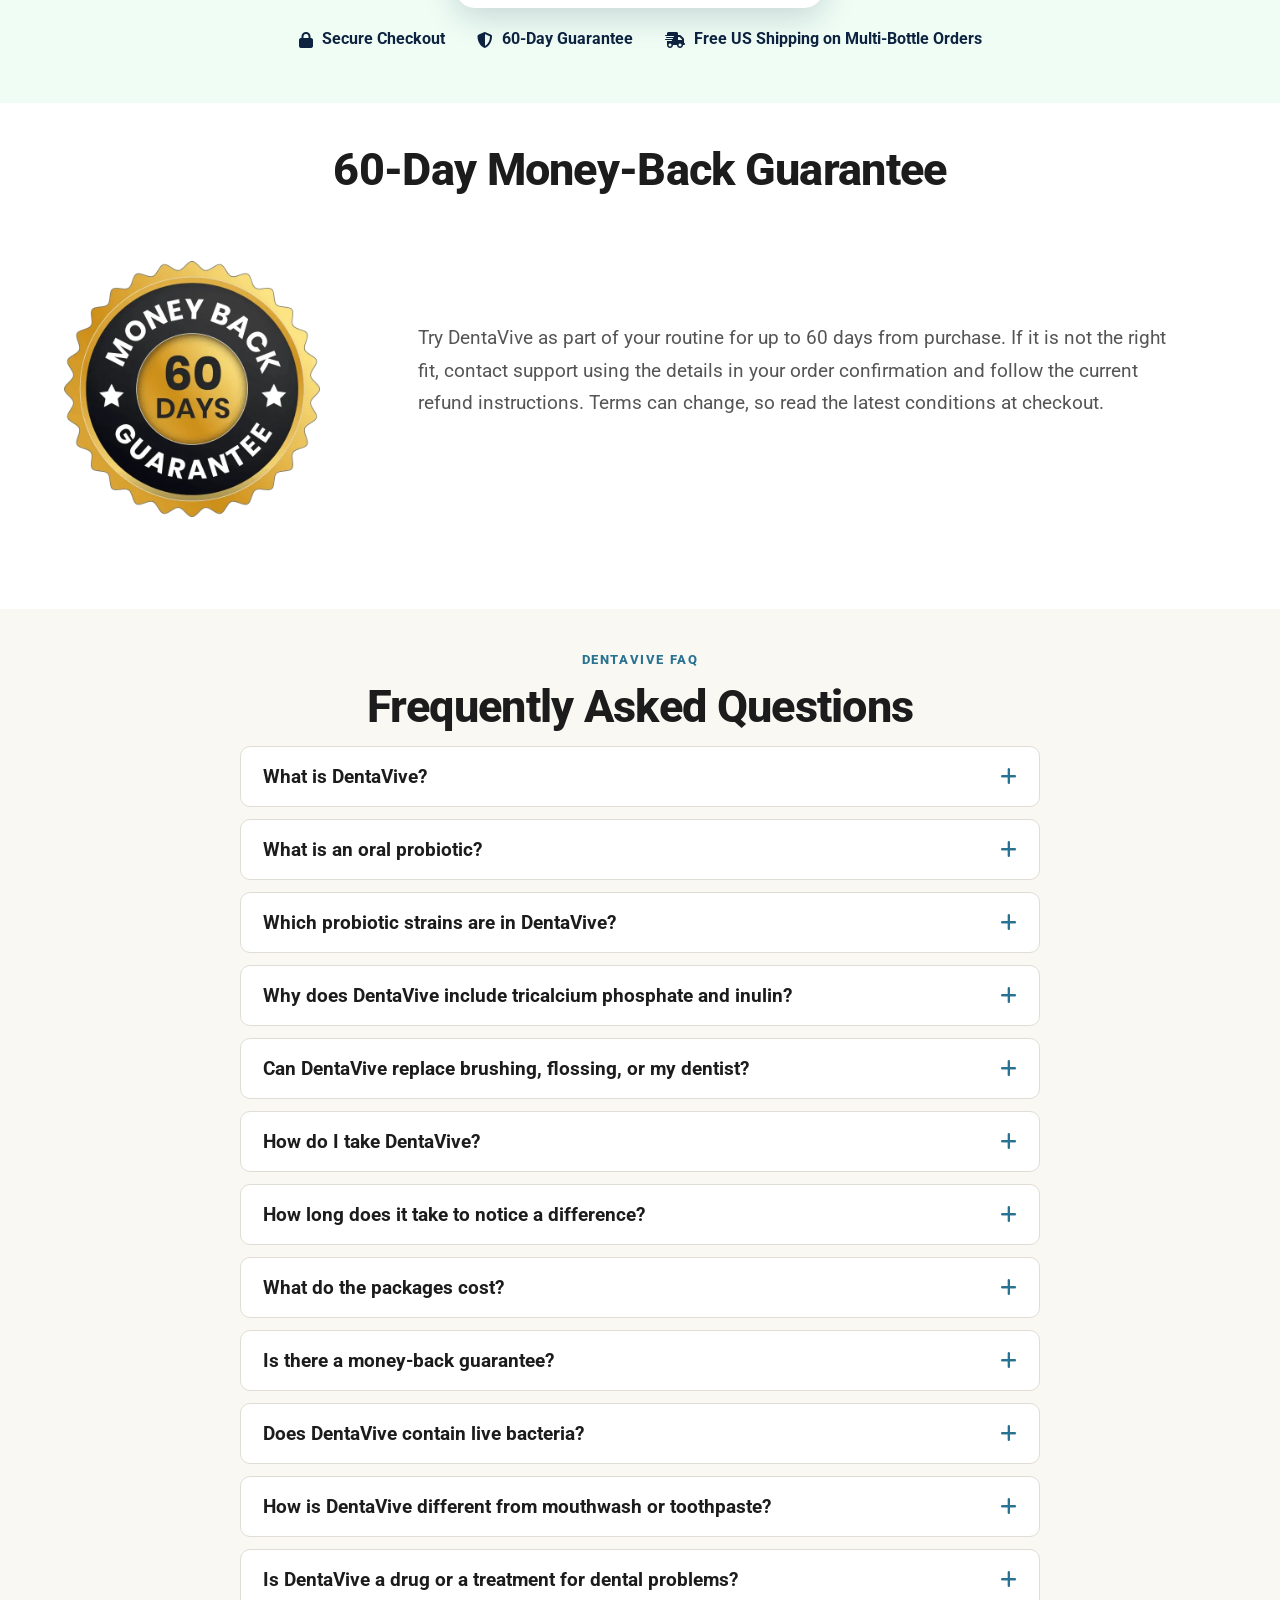
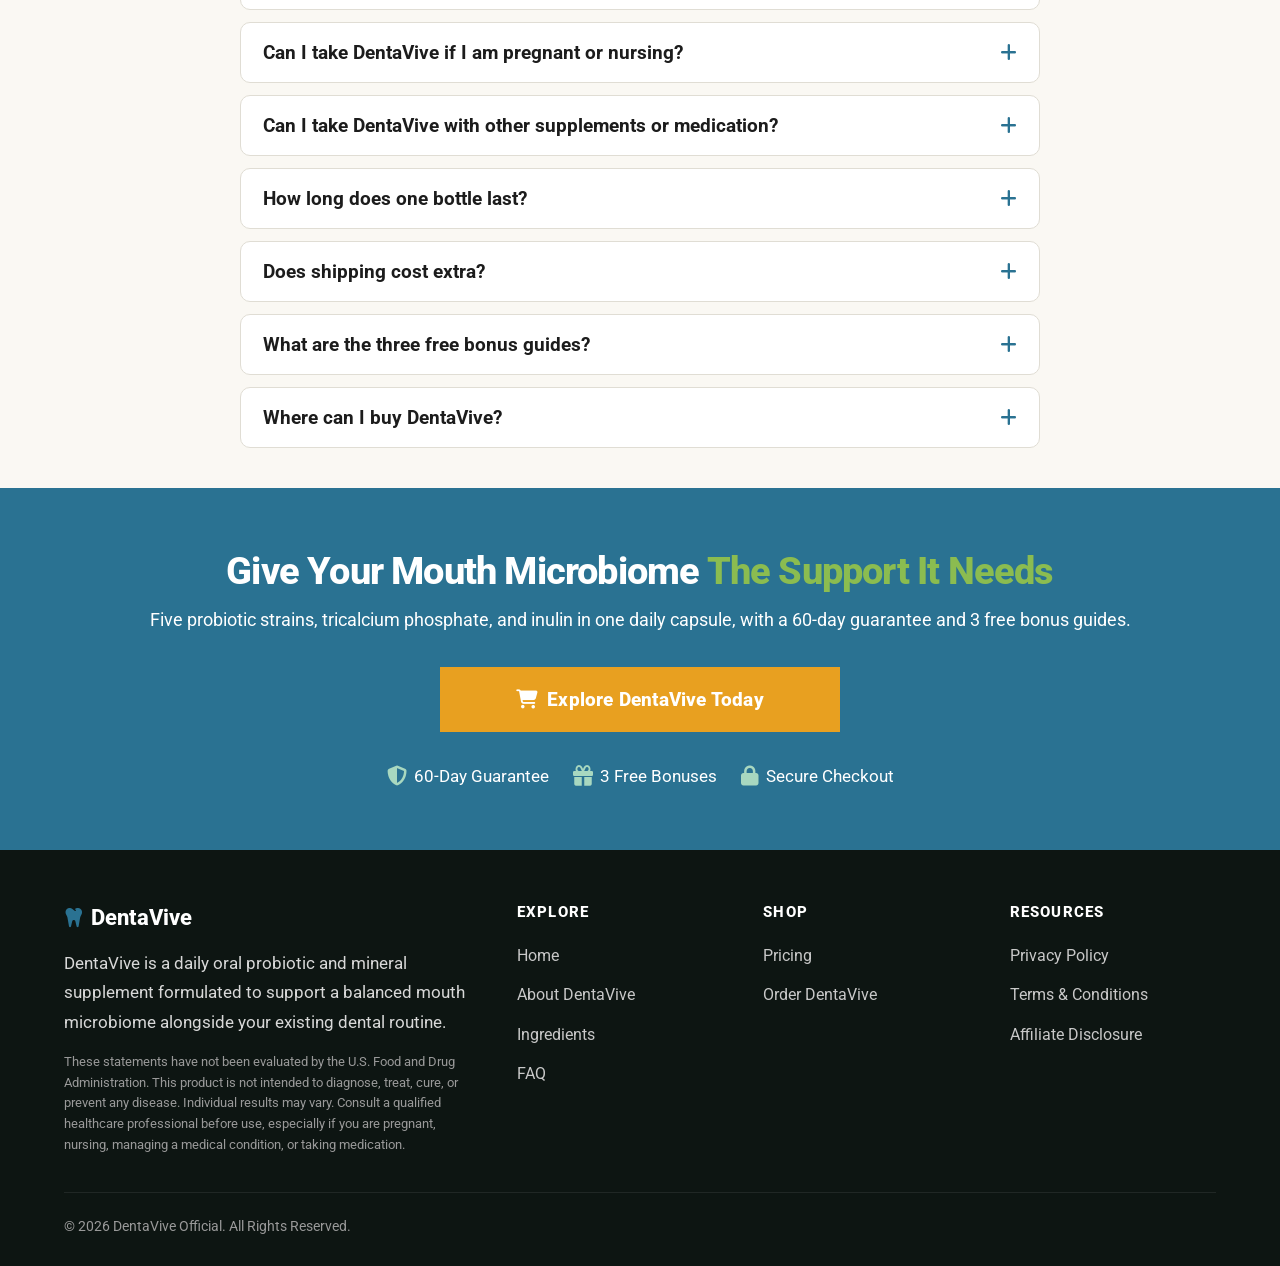
<file: en.html>
<!DOCTYPE html>
<html lang="en">
<head>
<meta charset="UTF-8"/>
<meta name="viewport" content="width=device-width,initial-scale=1.0"/>
<title>DentaVive Official Site | Oral Probiotic Supplement for Mouth Balance</title>
<meta name="description" content="DentaVive pairs five oral probiotic strains with tricalcium phosphate and inulin in one daily capsule. See ingredients, pricing from $49 per bottle, and 3 free bonus guides.">
<meta name="robots" content="index, follow, max-image-preview:large, max-snippet:-1, max-video-preview:-1">
<link rel="canonical" href="https://dntavive.com/en">
<link rel="alternate" hreflang="en" href="https://dntavive.com/en">
<link rel="alternate" hreflang="x-default" href="https://dntavive.com/en">
<meta property="og:type" content="website"><meta property="og:title" content="DentaVive Official Site | Oral Probiotic Supplement for Mouth Balance"><meta property="og:description" content="DentaVive pairs five oral probiotic strains with tricalcium phosphate and inulin in one daily capsule. See ingredients, pricing from $49 per bottle, and 3 free bonus guides."><meta property="og:url" content="https://dntavive.com/en"><meta property="og:site_name" content="DentaVive"><meta property="og:locale" content="en_US"><meta property="og:image" content="https://dntavive.com/assets/images/dentavive-hero.webp">
<meta name="twitter:card" content="summary_large_image"><meta name="twitter:title" content="DentaVive Official Site | Oral Probiotic Supplement for Mouth Balance"><meta name="twitter:description" content="DentaVive pairs five oral probiotic strains with tricalcium phosphate and inulin in one daily capsule. See ingredients, pricing from $49 per bottle, and 3 free bonus guides.">
<meta name="theme-color" content="#2A7292">
<script type="application/ld+json">{"@context": "https://schema.org", "@type": "Product", "name": "DentaVive", "description": "Daily oral probiotic and mineral supplement with five probiotic strains, tricalcium phosphate, and inulin.", "image": "https://dntavive.com/assets/images/dentavive-hero.webp", "brand": {"@type": "Brand", "name": "DentaVive"}, "offers": {"@type": "AggregateOffer", "priceCurrency": "USD", "lowPrice": "49", "highPrice": "79", "offerCount": "3", "url": "https://dntavive.com/order"}}</script><script type="application/ld+json">{"@context": "https://schema.org", "@type": "FAQPage", "mainEntity": [{"@type": "Question", "name": "What is DentaVive?", "acceptedAnswer": {"@type": "Answer", "text": "DentaVive is a daily oral probiotic and mineral capsule. It combines five probiotic strains with tricalcium phosphate and inulin to support a balanced mouth microbiome and complement your regular dental routine."}}, {"@type": "Question", "name": "What is an oral probiotic?", "acceptedAnswer": {"@type": "Answer", "text": "An oral probiotic is a live-bacteria supplement chosen for its relationship with the mouth. Instead of rinsing bacteria away, it aims to support a healthier balance of the bacteria already living there."}}, {"@type": "Question", "name": "Which probiotic strains are in DentaVive?", "acceptedAnswer": {"@type": "Answer", "text": "Lactobacillus reuteri, Lactobacillus paracasei, Bifidobacterium lactis BL-04, Lactobacillus salivarius, and Streptococcus salivarius K12."}}, {"@type": "Question", "name": "Why does DentaVive include tricalcium phosphate and inulin?", "acceptedAnswer": {"@type": "Answer", "text": "Tricalcium phosphate is a calcium phosphate mineral related to the mineral in tooth enamel, and inulin is a prebiotic fiber that feeds the probiotic strains. Together they pair mineral support with microbiome support."}}, {"@type": "Question", "name": "Can DentaVive replace brushing, flossing, or my dentist?", "acceptedAnswer": {"@type": "Answer", "text": "No. DentaVive is designed to work alongside brushing, flossing, and regular professional checkups and cleanings, never in place of them."}}, {"@type": "Question", "name": "How do I take DentaVive?", "acceptedAnswer": {"@type": "Answer", "text": "Follow the serving directions on the bottle label and do not exceed the recommended serving. Check with a healthcare professional first if you are pregnant, nursing, managing a medical condition, or taking medication."}}, {"@type": "Question", "name": "How long does it take to notice a difference?", "acceptedAnswer": {"@type": "Answer", "text": "Experiences vary with diet, existing oral health, and consistency. DentaVive does not promise results in a set timeframe, which is one reason the 60-day guarantee exists."}}, {"@type": "Question", "name": "What do the packages cost?", "acceptedAnswer": {"@type": "Answer", "text": "Two bottles are $158 ($79 each), four bottles are $276 ($69 each), and six bottles are $294 ($49 each). Four- and six-bottle orders include free US shipping, and every order includes three free bonus guides."}}, {"@type": "Question", "name": "Is there a money-back guarantee?", "acceptedAnswer": {"@type": "Answer", "text": "Yes. Every order is covered by a 60-day money-back guarantee. Review the current terms on the checkout page before requesting a refund."}}, {"@type": "Question", "name": "Does DentaVive contain live bacteria?", "acceptedAnswer": {"@type": "Answer", "text": "Yes. The five probiotic strains are live cultures. Check the Supplement Facts panel for amounts and follow the storage directions on the bottle."}}, {"@type": "Question", "name": "How is DentaVive different from mouthwash or toothpaste?", "acceptedAnswer": {"@type": "Answer", "text": "Mouthwash and toothpaste clean the surface of the mouth for a short time. DentaVive is a capsule taken by mouth that supplies probiotic strains, a mineral, and a prebiotic fiber. It is meant to be used alongside them, not instead of them."}}, {"@type": "Question", "name": "Is DentaVive a drug or a treatment for dental problems?", "acceptedAnswer": {"@type": "Answer", "text": "No. DentaVive is a dietary supplement. It is not intended to diagnose, treat, cure, or prevent any disease, so see your dentist for any dental concern."}}, {"@type": "Question", "name": "Can I take DentaVive if I am pregnant or nursing?", "acceptedAnswer": {"@type": "Answer", "text": "Talk to your doctor or pharmacist before starting any new supplement while pregnant or nursing."}}, {"@type": "Question", "name": "Can I take DentaVive with other supplements or medication?", "acceptedAnswer": {"@type": "Answer", "text": "Ask a healthcare professional first, especially if you take prescription medication or have a medical condition or a weakened immune system."}}, {"@type": "Question", "name": "How long does one bottle last?", "acceptedAnswer": {"@type": "Answer", "text": "The packages are listed as a 30-day supply per bottle: two bottles last 60 days, four bottles 120 days, and six bottles 180 days when taken as directed."}}, {"@type": "Question", "name": "Does shipping cost extra?", "acceptedAnswer": {"@type": "Answer", "text": "Four- and six-bottle orders include free US shipping. Review shipping details for smaller orders at checkout."}}, {"@type": "Question", "name": "What are the three free bonus guides?", "acceptedAnswer": {"@type": "Answer", "text": "The Pompeii Protocol, the Emergency Dental Survival Guide, and The Oral-Body Connection. They are digital, educational guides provided while supplies last."}}, {"@type": "Question", "name": "Where can I buy DentaVive?", "acceptedAnswer": {"@type": "Answer", "text": "DentaVive is available through its official website, so you receive current pricing, the 60-day guarantee, and the three free bonus guides."}}]}</script><script type="application/ld+json">{"@context": "https://schema.org", "@type": "BreadcrumbList", "itemListElement": [{"@type": "ListItem", "position": 1, "name": "Home", "item": "https://dntavive.com/en"}]}</script>
<link rel="icon" href="/assets/images/dentavive-hero.webp">
<link rel="preconnect" href="https://fonts.googleapis.com"><link rel="preconnect" href="https://fonts.gstatic.com" crossorigin>
<link rel="stylesheet" href="https://cdnjs.cloudflare.com/ajax/libs/font-awesome/6.5.0/css/all.min.css"/>
<link href="https://fonts.googleapis.com/css2?family=Lato:wght@300;400;700;900&family=Roboto:wght@100..900&display=swap" rel="stylesheet"/>
<link rel="stylesheet" href="/assets/css/styles.css">
<style>.ingr-grid.one{grid-template-columns:1fr}.ingr-icon img{border-radius:var(--radius);width:100%;height:100%;object-fit:cover}.crumb{background:var(--cream2);padding:10px 5vw;font-size:15px;color:var(--light)}.crumb a{color:var(--green);font-weight:700}.ingr-desc p{margin-bottom:10px}@media(max-width:600px){.ingr-icon{width:100%;height:auto;aspect-ratio:1}}</style>
</head>
<body>
<div class="nav-wrap"><nav><div class="nav-inner"><a href="https://dntavive.com/en" class="nav-logo"><span class="word">DentaVive</span></a><ul class="nav-links"><li><a href="https://dntavive.com/en#how-it-works">How It Works</a></li><li><a href="https://dntavive.com/ingredients">Ingredients</a></li><li><a href="https://dntavive.com/about">About</a></li><li><a href="https://dntavive.com/en#pricing">Pricing</a></li><li><a href="https://dntavive.com/en#faq">FAQ</a></li></ul><div class="nav-right"><a href="https://dntavive.com/order" class="nav-cta"><i class="fa-solid fa-bag-shopping"></i>Order Now</a><button class="nav-burger" id="navBurger" aria-label="Toggle menu" aria-expanded="false"><i class="fa-solid fa-bars"></i></button></div></div></nav></div>
<div class="scrim" id="scrim"></div>
<div class="mobile-panel" id="mobilePanel"><ul><li><a href="https://dntavive.com/en#how-it-works">How It Works</a></li><li><a href="https://dntavive.com/ingredients">Ingredients</a></li><li><a href="https://dntavive.com/about">About</a></li><li><a href="https://dntavive.com/en#pricing">Pricing</a></li><li><a href="https://dntavive.com/en#faq">FAQ</a></li></ul><a href="https://dntavive.com/order" class="nav-cta"><i class="fa-solid fa-bag-shopping"></i>Order Now</a></div>
<main>
<section class="section how-section" style="text-align:center"><div class="section-inner"><p class="s-tag center" style="color:#8BBC50">DentaVive Official Website</p><h1 class="s-heading center" style="color:#fff">DentaVive Oral Probiotic Supplement for a Balanced Mouth Microbiome</h1><p class="s-sub center" style="color:#fff;margin-bottom:0">One daily capsule that pairs five probiotic strains with a mineral and a prebiotic fiber, built to sit alongside your brushing and flossing routine.</p></div></section><div style="max-width:1300px;margin:0 auto;padding:40px 5vw"><div class="hero" style="padding:0"><div class="hero-img-wrap"><div class="hero-img-placeholder"><img src="/assets/images/dentavive-hero.webp" alt="DentaVive oral probiotic bottle"></div></div><div><h2>What is DentaVive?</h2><p class="hero-desc"><strong>DentaVive</strong> is a dietary supplement made for adults who think of oral care as more than a clean surface. Rather than adding another rinse or paste, it supplies living bacteria, a calcium phosphate mineral, and fiber that feeds those bacteria, all in a single capsule you take once a day.</p><ul class="hero-bullets"><li><i class="fa-solid fa-check-circle"></i> Five probiotic strains chosen for their link to the mouth</li><li><i class="fa-solid fa-check-circle"></i> Tricalcium phosphate for the mineral side of the formula</li><li><i class="fa-solid fa-check-circle"></i> Inulin prebiotic fiber to nourish the probiotics</li><li><i class="fa-solid fa-check-circle"></i> 60-day money-back guarantee and 3 free bonus guides</li></ul><h3>Save Up To 38% Today</h3><a href="https://dntavive.com/order" class="cta-btn" style="max-width:400px;display:inline-flex;text-decoration:none;"><i class="fa-solid fa-cart-shopping"></i>See Pricing &amp; Order DentaVive</a></div></div></div><section class="section "><div class="section-inner"><p class="s-tag center">Understanding the oral microbiome</p><h2 class="s-heading center">Why the Bacteria in Your Mouth Matter</h2><p class="s-sub center">Your mouth hosts hundreds of bacterial species. What counts is not how few there are, but how well they are balanced.</p><div class="quote-block" style="max-width:1000px;margin:0 auto"><p>Every time you eat, sip, or breathe, you feed and shape a living community on your teeth, tongue, and gums. Many of these microbes are harmless or helpful. Trouble tends to start when the mix tips toward species that thrive on sugar and produce acid or odor compounds.</p><p>Mouthwash and toothpaste are useful tools for cleaning, but they act on the surface and for a short time. A microbiome-first approach asks a different question: how can we support the helpful residents so they hold their ground between brushings?</p><p>DentaVive was designed around that question. It is not an antiseptic. It is a daily supplement that supplies selected probiotic strains and the nutrients that go with them.</p></div><div class="callout-box" style="max-width:1000px;margin:10px auto 0">DentaVive is a dietary supplement that complements daily brushing, flossing, and regular dental visits. It is not a replacement for professional dental care.</div></div></section><section class="section gut-section"><div class="section-inner"><p class="s-tag center">Balance versus imbalance</p><h2 class="s-heading center">What a Balanced Mouth Looks Like</h2><p class="s-sub center">A quick comparison of the two ends of the spectrum.</p><div class="gut-grid"><div class="gut-side healthy"><div class="gut-side-title">Balanced Oral Microbiome</div><div class="gut-row"><i class="fa-solid fa-circle-check"></i><p><strong>Diverse community</strong> where helpful bacteria leave less room for problem species.</p></div><div class="gut-row"><i class="fa-solid fa-circle-check"></i><p><strong>Steadier acidity</strong> in the mouth between meals.</p></div><div class="gut-row"><i class="fa-solid fa-circle-check"></i><p><strong>Comfortable gums</strong> with less everyday irritation.</p></div><div class="gut-row"><i class="fa-solid fa-circle-check"></i><p><strong>Fresher breath</strong> that lasts longer than a mint.</p></div></div><div class="gut-side leaky"><div class="gut-side-title">Out-of-Balance Oral Microbiome</div><div class="gut-row"><i class="fa-solid fa-circle-xmark"></i><p><strong>Acid-producing species</strong> gain ground over helpful ones.</p></div><div class="gut-row"><i class="fa-solid fa-circle-xmark"></i><p><strong>More acidic conditions</strong> that can stress enamel over time.</p></div><div class="gut-row"><i class="fa-solid fa-circle-xmark"></i><p><strong>Tender, easily irritated gums.</strong></p></div><div class="gut-row"><i class="fa-solid fa-circle-xmark"></i><p><strong>Recurring odor</strong> that rinses only mask.</p></div></div></div></div></section><section class="section how-section" style="background:var(--cream2)" id=how-it-works><div class="section-inner"><p class="s-tag center">The DentaVive approach</p><h2 class="s-heading center">How DentaVive Works: Repopulate, Remineralize, Sustain</h2><p class="s-sub center">Three jobs, one capsule.</p><div class="ben-left" style="grid-template-columns:repeat(auto-fit,minmax(280px,1fr))"><div class="ben-card"><div class="ben-icon-wrap ic-green"><i class="fa-solid fa-shield-heart"></i></div><div><div class="ben-text-h">Repopulate</div><p class="ben-text-p">Five probiotic strains add friendly bacteria to the community already in your mouth, supporting balance instead of wiping everything out.</p></div></div><div class="ben-card"><div class="ben-icon-wrap ic-amber"><i class="fa-solid fa-tooth"></i></div><div><div class="ben-text-h">Remineralize</div><p class="ben-text-p">Tricalcium phosphate provides calcium and phosphate, the same kinds of minerals your teeth are built from.</p></div></div><div class="ben-card"><div class="ben-icon-wrap ic-blue"><i class="fa-solid fa-seedling"></i></div><div><div class="ben-text-h">Sustain</div><p class="ben-text-p">Inulin gives the probiotics something to feed on so they have a better chance to settle in with consistent daily use.</p></div></div></div><p class="s-sub center" style="margin-top:24px">Results vary between individuals, and DentaVive is not intended to diagnose, treat, cure, or prevent any disease.</p></div></section><section class="ben-root"><div class="ben-inner"><h2 class="ben-head">Potential Benefits of Taking DentaVive</h2><p class="ben-sub">Designed to support, not to promise. Here is what each part of the formula is meant to do.</p><div class="ben-left"><div class="ben-card"><div class="ben-icon-wrap ic-green"><i class="fa-solid fa-shield-heart"></i></div><div><div class="ben-text-h">Supports microbiome balance</div><p class="ben-text-p">Multi-strain probiotics aim to help keep the oral community diverse.</p></div></div><div class="ben-card"><div class="ben-icon-wrap ic-amber"><i class="fa-solid fa-tooth"></i></div><div><div class="ben-text-h">Mineral support</div><p class="ben-text-p">Calcium phosphate supplies minerals used in tooth structure.</p></div></div><div class="ben-card"><div class="ben-icon-wrap ic-rose"><i class="fa-solid fa-wind"></i></div><div><div class="ben-text-h">Fresher breath support</div><p class="ben-text-p">A balanced bacterial population is associated with fewer odor-causing compounds.</p></div></div><div class="ben-card"><div class="ben-icon-wrap ic-blue"><i class="fa-solid fa-seedling"></i></div><div><div class="ben-text-h">Prebiotic fiber included</div><p class="ben-text-p">Inulin nourishes the probiotic strains in the capsule.</p></div></div><div class="ben-card"><div class="ben-icon-wrap ic-purple"><i class="fa-solid fa-capsules"></i></div><div><div class="ben-text-h">Easy daily habit</div><p class="ben-text-p">One capsule fits a morning or evening routine without extra steps.</p></div></div><div class="ben-card"><div class="ben-icon-wrap ic-teal"><i class="fa-solid fa-leaf"></i></div><div><div class="ben-text-h">Complements dental care</div><p class="ben-text-p">Works alongside brushing, flossing, and dentist visits.</p></div></div></div><div class="ben-cta-row"><a href="https://dntavive.com/order" class="bcta-btn" style="text-decoration:none"><i class="fa-solid fa-bag-shopping"></i>Explore DentaVive</a><a href="https://dntavive.com/ingredients/" class="bcta-ghost"><i class="fa-solid fa-flask-vial"></i>See Every Ingredient</a></div></div></section><section class="section ingr-section" id=ingredients><div class="section-inner"><p class="s-tag center">Inside every capsule</p><h2 class="s-heading center">The Seven DentaVive Ingredients</h2><p class="s-sub center">Five probiotic strains, one mineral, one prebiotic fiber. See the full breakdown on our <a href='/ingredients' style='color:var(--green);font-weight:700'>ingredients page</a>.</p><div class="ingr-grid"><article class="ingr-card" style="align-items:flex-start"><div class="ingr-icon"><img src="/assets/images/Ingredients/Lactobacillus%20reuteri.png" alt="Lactobacillus reuteri in DentaVive" loading="lazy"></div><div><div class="ingr-role">Probiotic Strain</div><h3 class="ingr-name" style="font-size:24px">Lactobacillus reuteri</h3><div class="ingr-desc"><p><i>L. reuteri</i> is a lactic acid bacterium that occurs naturally in the human body, including the mouth, and it is one of the better-researched probiotic species in oral-health science. In DentaVive it is the first of five strains chosen to help keep the oral community diverse and balanced.</p></div></div></article><article class="ingr-card" style="align-items:flex-start"><div class="ingr-icon"><img src="/assets/images/Ingredients/Lactobacillus%20paracasei.png" alt="Lactobacillus paracasei in DentaVive" loading="lazy"></div><div><div class="ingr-role">Probiotic Strain</div><h3 class="ingr-name" style="font-size:24px">Lactobacillus paracasei</h3><div class="ingr-desc"><p><i>L. paracasei</i> is a versatile species found in fermented foods and in the human body. It is included to widen the range of beneficial organisms in the formula instead of relying on a single strain.</p></div></div></article><article class="ingr-card" style="align-items:flex-start"><div class="ingr-icon"><img src="/assets/images/Ingredients/Bifidobacterium%20lactis%20BL-04.png" alt="Bifidobacterium lactis BL-04 in DentaVive" loading="lazy"></div><div><div class="ingr-role">Probiotic Strain</div><h3 class="ingr-name" style="font-size:24px">Bifidobacterium lactis BL-04</h3><div class="ingr-desc"><p><i>Bifidobacterium lactis</i> BL-04 is a documented commercial strain that is widely used in probiotic supplements. It broadens the blend beyond the lactobacilli and adds to the formula's overall bacterial diversity.</p></div></div></article><article class="ingr-card" style="align-items:flex-start"><div class="ingr-icon"><img src="/assets/images/Ingredients/Lactobacillus%20salivarius.png" alt="Lactobacillus salivarius in DentaVive" loading="lazy"></div><div><div class="ingr-role">Probiotic Strain</div><h3 class="ingr-name" style="font-size:24px">Lactobacillus salivarius</h3><div class="ingr-desc"><p>As its name suggests, <i>L. salivarius</i> is a species associated with the saliva-rich environment of the mouth. It is one of the five strains included to support a healthier oral bacterial balance.</p></div></div></article><article class="ingr-card" style="align-items:flex-start"><div class="ingr-icon"><img src="/assets/images/Ingredients/Streptococcus%20salivarius%20K12.png" alt="Streptococcus salivarius K12 in DentaVive" loading="lazy"></div><div><div class="ingr-role">Probiotic Strain</div><h3 class="ingr-name" style="font-size:24px">Streptococcus salivarius K12</h3><div class="ingr-desc"><p><i>S. salivarius</i> K12 is one of the most widely studied oral probiotic strains and is often discussed in research on the mouth and throat microbiome.</p></div></div></article><article class="ingr-card" style="align-items:flex-start"><div class="ingr-icon"><img src="/assets/images/Ingredients/Tricalcium%20Phosphate.jpg" alt="Tricalcium Phosphate in DentaVive" loading="lazy"></div><div><div class="ingr-role">Mineral Foundation</div><h3 class="ingr-name" style="font-size:24px">Tricalcium Phosphate</h3><div class="ingr-desc"><p>Tricalcium phosphate is a calcium phosphate mineral compound. Tooth enamel is made mostly of a related calcium phosphate mineral, which is why this ingredient is included as the mineral side of the formula.</p></div></div></article><article class="ingr-card" style="align-items:flex-start"><div class="ingr-icon"><img src="/assets/images/Ingredients/insulin.jpg" alt="Inulin in DentaVive" loading="lazy"></div><div><div class="ingr-role">Prebiotic Fiber</div><h3 class="ingr-name" style="font-size:24px">Inulin</h3><div class="ingr-desc"><p>Inulin is a plant-based prebiotic fiber, meaning it is a food source for beneficial bacteria rather than a living organism itself. It is not insulin, the hormone, which is a common mix-up.</p></div></div></article></div></div></section><section class="section "><div class="section-inner"><p class="s-tag center">Is it for you?</p><h2 class="s-heading center">Who DentaVive Is Made For</h2><div class="quote-block" style="max-width:1000px;margin:0 auto"><p>DentaVive suits adults who already brush and floss and want to add something that works on the microbial side of oral care. It may appeal to people who dislike harsh alcohol rinses, to those who like a simple capsule routine, and to anyone curious about the oral microbiome.</p><p>It is not for everyone. Talk to a healthcare professional before use if you are pregnant, nursing, taking medication, or managing a health condition, and see your dentist for any pain, bleeding, swelling, or persistent symptoms. A supplement is never a reason to delay care.</p><p><strong>A simple routine:</strong> take your capsule as directed on the label, keep brushing twice a day, floss daily, and book regular checkups. Consistency matters more than any single step.</p></div></div></section><section class="section ingr-section"><div class="section-inner"><p class="s-tag center">Free with every order</p><h2 class="s-heading center">3 Free Bonus Guides Worth $162</h2><p class="s-sub center">Digital extras that come with your order while supplies last.</p><div class="bonus-grid"><div class="ingr-card" style="align-items:flex-start"><div class="ingr-icon" style="background:var(--amber-light)"><img src="/assets/images/bonus1.png" alt="The Pompeii Protocol bonus guide" loading="lazy"></div><div><div class="bonus-flag">Free Bonus #1</div><div class="bonus-name">The Pompeii Protocol <s>$67 Value</s></div><div class="bonus-desc">47-page guide on diet patterns, daily habits, and traditional practices linked with long-lasting teeth in ancient populations.</div></div></div><div class="ingr-card" style="align-items:flex-start"><div class="ingr-icon" style="background:var(--amber-light)"><img src="/assets/images/bonus2.png" alt="Emergency Dental Survival Guide bonus guide" loading="lazy"></div><div><div class="bonus-flag">Free Bonus #2</div><div class="bonus-name">Emergency Dental Survival Guide <s>$43 Value</s></div><div class="bonus-desc">31-page guide with practical, time-tested tips for staying comfortable and acting sensibly until you can see a dentist.</div></div></div><div class="ingr-card" style="align-items:flex-start"><div class="ingr-icon" style="background:var(--amber-light)"><img src="/assets/images/bonus3.png" alt="The Oral-Body Connection bonus guide" loading="lazy"></div><div><div class="bonus-flag">Free Bonus #3</div><div class="bonus-name">The Oral-Body Connection <s>$52 Value</s></div><div class="bonus-desc">38-page guide on the link researchers are exploring between mouth bacteria and overall wellness.</div></div></div></div><p class="center" style="color:var(--muted);font-size:15px;margin-top:20px">Bonus guides are digital, educational, and not a substitute for professional dental or medical advice.</p></div></section><section class="ps-root" id="pricing"><h2 class="ps-headline">Choose Your DentaVive Package<br><span>More Bottles, Better Value, 3 Free Bonuses</span></h2><div class="ps-grid" style="margin-top:30px">
<div class="ps-card"><div class="ps-card-header"><h3>2 BOTTLES</h3><p>60 Day Supply</p></div><div class="ps-card-inner"><div class="ps-img-wrap"><img src="/assets/images/two-bottle-pack-dentavive-bs.png" alt="DentaVive 2 bottles pack" loading="lazy"></div><div class="ps-price"><div class="ps-price-big"><sup>$</sup>79<sub>/bottle</sub></div></div><div class="ps-perks"><div class="ps-perk ps-perk-teal"><i class="fa-solid fa-check"></i>3 FREE BONUSES</div><div class="ps-perk ps-perk-teal"><i class="fa-solid fa-check"></i>60-DAY GUARANTEE</div></div><p class="ps-total">Total: <strong>$158</strong></p><a class="ps-btn" href="https://dntavive.com/order">Add To Cart</a><div class="ps-payments"><span>Secure Checkout</span></div></div></div>
<div class="ps-card ps-card-featured"><div class=ps-best-badge>Biggest Discount</div><div class="ps-card-header ps-card-header-gold"><h3>6 BOTTLES</h3><p>180 Day Supply</p></div><div class="ps-card-inner"><div class="ps-img-wrap"><img src="/assets/images/six-bottle-pack-dentavive-bs.png" alt="DentaVive 6 bottles pack" loading="lazy"></div><div class="ps-price"><div class="ps-price-big"><sup>$</sup>49<sub>/bottle</sub></div></div><div class="ps-perks"><div class="ps-perk ps-perk-red"><i class="fa-solid fa-check"></i>YOU SAVE $120</div><div class="ps-perk ps-perk-teal"><i class="fa-solid fa-check"></i>3 FREE BONUSES</div><div class="ps-perk ps-perk-teal"><i class="fa-solid fa-check"></i>FREE SHIPPING</div></div><p class="ps-total"><del>$414</del> <strong>$294</strong></p><a class="ps-btn" href="https://dntavive.com/order">Add To Cart</a><div class="ps-payments"><span>Secure Checkout</span></div></div></div>
<div class="ps-card"><div class="ps-card-header"><h3>4 BOTTLES</h3><p>120 Day Supply</p></div><div class="ps-card-inner"><div class="ps-img-wrap"><img src="/assets/images/four-bottle-pack-dentavive-bs.png" alt="DentaVive 4 bottles pack" loading="lazy"></div><div class="ps-price"><div class="ps-price-big"><sup>$</sup>69<sub>/bottle</sub></div></div><div class="ps-perks"><div class="ps-perk ps-perk-teal"><i class="fa-solid fa-check"></i>3 FREE BONUSES</div><div class="ps-perk ps-perk-teal"><i class="fa-solid fa-check"></i>FREE SHIPPING</div></div><p class="ps-total"><del>$316</del> <strong>$276</strong></p><a class="ps-btn" href="https://dntavive.com/order">Add To Cart</a><div class="ps-payments"><span>Secure Checkout</span></div></div></div>
</div><div class="guarantee-strip"><div class="g-item"><i class="fa-solid fa-lock"></i>Secure Checkout</div><div class="g-item"><i class="fa-solid fa-shield-halved"></i>60-Day Guarantee</div><div class="g-item"><i class="fa-solid fa-truck-fast"></i>Free US Shipping on Multi-Bottle Orders</div></div></section><section class="section doctor-section"><div class="section-inner"><h2 class="s-heading center">60-Day Money-Back Guarantee</h2><div class="doctor-wrap" style="margin-top:10px"><div class="doctor-img-placeholder"><img src="/assets/images/60-day-guarantee-badge.webp" alt="DentaVive 60-day guarantee badge" loading="lazy"></div><div class="quote-block"><p>Try DentaVive as part of your routine for up to 60 days from purchase. If it is not the right fit, contact support using the details in your order confirmation and follow the current refund instructions. Terms can change, so read the latest conditions at checkout.</p></div></div></div></section><section class="section faq-section" id=faq><div class="section-inner"><p class="s-tag center">DentaVive FAQ</p><h2 class="s-heading center">Frequently Asked Questions</h2><div class="faq-list"><div class="faq-item"><button class="faq-btn" onclick="toggleFaq(this)">What is DentaVive?<i class="fa-solid fa-plus"></i></button><div class="faq-answer">DentaVive is a daily oral probiotic and mineral capsule. It combines five probiotic strains with tricalcium phosphate and inulin to support a balanced mouth microbiome and complement your regular dental routine.</div></div><div class="faq-item"><button class="faq-btn" onclick="toggleFaq(this)">What is an oral probiotic?<i class="fa-solid fa-plus"></i></button><div class="faq-answer">An oral probiotic is a live-bacteria supplement chosen for its relationship with the mouth. Instead of rinsing bacteria away, it aims to support a healthier balance of the bacteria already living there.</div></div><div class="faq-item"><button class="faq-btn" onclick="toggleFaq(this)">Which probiotic strains are in DentaVive?<i class="fa-solid fa-plus"></i></button><div class="faq-answer">Lactobacillus reuteri, Lactobacillus paracasei, Bifidobacterium lactis BL-04, Lactobacillus salivarius, and Streptococcus salivarius K12.</div></div><div class="faq-item"><button class="faq-btn" onclick="toggleFaq(this)">Why does DentaVive include tricalcium phosphate and inulin?<i class="fa-solid fa-plus"></i></button><div class="faq-answer">Tricalcium phosphate is a calcium phosphate mineral related to the mineral in tooth enamel, and inulin is a prebiotic fiber that feeds the probiotic strains. Together they pair mineral support with microbiome support.</div></div><div class="faq-item"><button class="faq-btn" onclick="toggleFaq(this)">Can DentaVive replace brushing, flossing, or my dentist?<i class="fa-solid fa-plus"></i></button><div class="faq-answer">No. DentaVive is designed to work alongside brushing, flossing, and regular professional checkups and cleanings, never in place of them.</div></div><div class="faq-item"><button class="faq-btn" onclick="toggleFaq(this)">How do I take DentaVive?<i class="fa-solid fa-plus"></i></button><div class="faq-answer">Follow the serving directions on the bottle label and do not exceed the recommended serving. Check with a healthcare professional first if you are pregnant, nursing, managing a medical condition, or taking medication.</div></div><div class="faq-item"><button class="faq-btn" onclick="toggleFaq(this)">How long does it take to notice a difference?<i class="fa-solid fa-plus"></i></button><div class="faq-answer">Experiences vary with diet, existing oral health, and consistency. DentaVive does not promise results in a set timeframe, which is one reason the 60-day guarantee exists.</div></div><div class="faq-item"><button class="faq-btn" onclick="toggleFaq(this)">What do the packages cost?<i class="fa-solid fa-plus"></i></button><div class="faq-answer">Two bottles are $158 ($79 each), four bottles are $276 ($69 each), and six bottles are $294 ($49 each). Four- and six-bottle orders include free US shipping, and every order includes three free bonus guides.</div></div><div class="faq-item"><button class="faq-btn" onclick="toggleFaq(this)">Is there a money-back guarantee?<i class="fa-solid fa-plus"></i></button><div class="faq-answer">Yes. Every order is covered by a 60-day money-back guarantee. Review the current terms on the checkout page before requesting a refund.</div></div><div class="faq-item"><button class="faq-btn" onclick="toggleFaq(this)">Does DentaVive contain live bacteria?<i class="fa-solid fa-plus"></i></button><div class="faq-answer">Yes. The five probiotic strains are live cultures. Check the Supplement Facts panel for amounts and follow the storage directions on the bottle.</div></div><div class="faq-item"><button class="faq-btn" onclick="toggleFaq(this)">How is DentaVive different from mouthwash or toothpaste?<i class="fa-solid fa-plus"></i></button><div class="faq-answer">Mouthwash and toothpaste clean the surface of the mouth for a short time. DentaVive is a capsule taken by mouth that supplies probiotic strains, a mineral, and a prebiotic fiber. It is meant to be used alongside them, not instead of them.</div></div><div class="faq-item"><button class="faq-btn" onclick="toggleFaq(this)">Is DentaVive a drug or a treatment for dental problems?<i class="fa-solid fa-plus"></i></button><div class="faq-answer">No. DentaVive is a dietary supplement. It is not intended to diagnose, treat, cure, or prevent any disease, so see your dentist for any dental concern.</div></div><div class="faq-item"><button class="faq-btn" onclick="toggleFaq(this)">Can I take DentaVive if I am pregnant or nursing?<i class="fa-solid fa-plus"></i></button><div class="faq-answer">Talk to your doctor or pharmacist before starting any new supplement while pregnant or nursing.</div></div><div class="faq-item"><button class="faq-btn" onclick="toggleFaq(this)">Can I take DentaVive with other supplements or medication?<i class="fa-solid fa-plus"></i></button><div class="faq-answer">Ask a healthcare professional first, especially if you take prescription medication or have a medical condition or a weakened immune system.</div></div><div class="faq-item"><button class="faq-btn" onclick="toggleFaq(this)">How long does one bottle last?<i class="fa-solid fa-plus"></i></button><div class="faq-answer">The packages are listed as a 30-day supply per bottle: two bottles last 60 days, four bottles 120 days, and six bottles 180 days when taken as directed.</div></div><div class="faq-item"><button class="faq-btn" onclick="toggleFaq(this)">Does shipping cost extra?<i class="fa-solid fa-plus"></i></button><div class="faq-answer">Four- and six-bottle orders include free US shipping. Review shipping details for smaller orders at checkout.</div></div><div class="faq-item"><button class="faq-btn" onclick="toggleFaq(this)">What are the three free bonus guides?<i class="fa-solid fa-plus"></i></button><div class="faq-answer">The Pompeii Protocol, the Emergency Dental Survival Guide, and The Oral-Body Connection. They are digital, educational guides provided while supplies last.</div></div><div class="faq-item"><button class="faq-btn" onclick="toggleFaq(this)">Where can I buy DentaVive?<i class="fa-solid fa-plus"></i></button><div class="faq-answer">DentaVive is available through its official website, so you receive current pricing, the 60-day guarantee, and the three free bonus guides.</div></div></div></div></section><section class="bottom-cta"><h2>Give Your Mouth Microbiome <span>The Support It Needs</span></h2><p>Five probiotic strains, tricalcium phosphate, and inulin in one daily capsule, with a 60-day guarantee and 3 free bonus guides.</p><a href="https://dntavive.com/order" class="cta-btn" style="max-width:400px;display:inline-flex;text-decoration:none;"><i class="fa-solid fa-cart-shopping"></i>Explore DentaVive Today</a><div class="bottom-guarantee"><div class="b-g-item"><i class="fa-solid fa-shield-halved"></i>60-Day Guarantee</div><div class="b-g-item"><i class="fa-solid fa-gift"></i>3 Free Bonuses</div><div class="b-g-item"><i class="fa-solid fa-lock"></i>Secure Checkout</div></div></section>
</main>
<footer><div class="foot-inner"><div><div class="foot-logo"><i class="fa-solid fa-tooth"></i>DentaVive</div><p class="foot-desc">DentaVive is a daily oral probiotic and mineral supplement formulated to support a balanced mouth microbiome alongside your existing dental routine.</p><p class="foot-disc">These statements have not been evaluated by the U.S. Food and Drug Administration. This product is not intended to diagnose, treat, cure, or prevent any disease. Individual results may vary. Consult a qualified healthcare professional before use, especially if you are pregnant, nursing, managing a medical condition, or taking medication.</p></div>
<div class="foot-col"><h5>Explore</h5><ul><li><a href="https://dntavive.com/en">Home</a></li><li><a href="https://dntavive.com/about">About DentaVive</a></li><li><a href="https://dntavive.com/ingredients">Ingredients</a></li><li><a href="https://dntavive.com/en#faq">FAQ</a></li></ul></div>
<div class="foot-col"><h5>Shop</h5><ul><li><a href="https://dntavive.com/en#pricing">Pricing</a></li><li><a href="https://dntavive.com/order">Order DentaVive</a></li></ul></div>
<div class="foot-col"><h5>Resources</h5><ul><li><a href="/privacy-policy">Privacy Policy</a></li><li><a href="/terms">Terms &amp; Conditions</a></li><li><a href="/affiliate-disclosure">Affiliate Disclosure</a></li></ul></div></div>
<div class="foot-bottom"><p>&copy; 2026 DentaVive Official. All Rights Reserved.</p></div></footer>
<script>
const burger=document.getElementById('navBurger'),panel=document.getElementById('mobilePanel'),scrim=document.getElementById('scrim');
function closePanel(){panel.classList.remove('open');scrim.classList.remove('open');burger.setAttribute('aria-expanded','false')}
function openPanel(){panel.classList.add('open');scrim.classList.add('open');burger.setAttribute('aria-expanded','true')}
burger.addEventListener('click',()=>panel.classList.contains('open')?closePanel():openPanel());
scrim.addEventListener('click',closePanel);panel.querySelectorAll('a').forEach(a=>a.addEventListener('click',closePanel));
function toggleFaq(b){const a=b.nextElementSibling,o=b.classList.contains('open');document.querySelectorAll('.faq-btn').forEach(x=>x.classList.remove('open'));document.querySelectorAll('.faq-answer').forEach(x=>x.classList.remove('open'));if(!o){b.classList.add('open');a.classList.add('open')}}
</script>
</body></html>
</file>
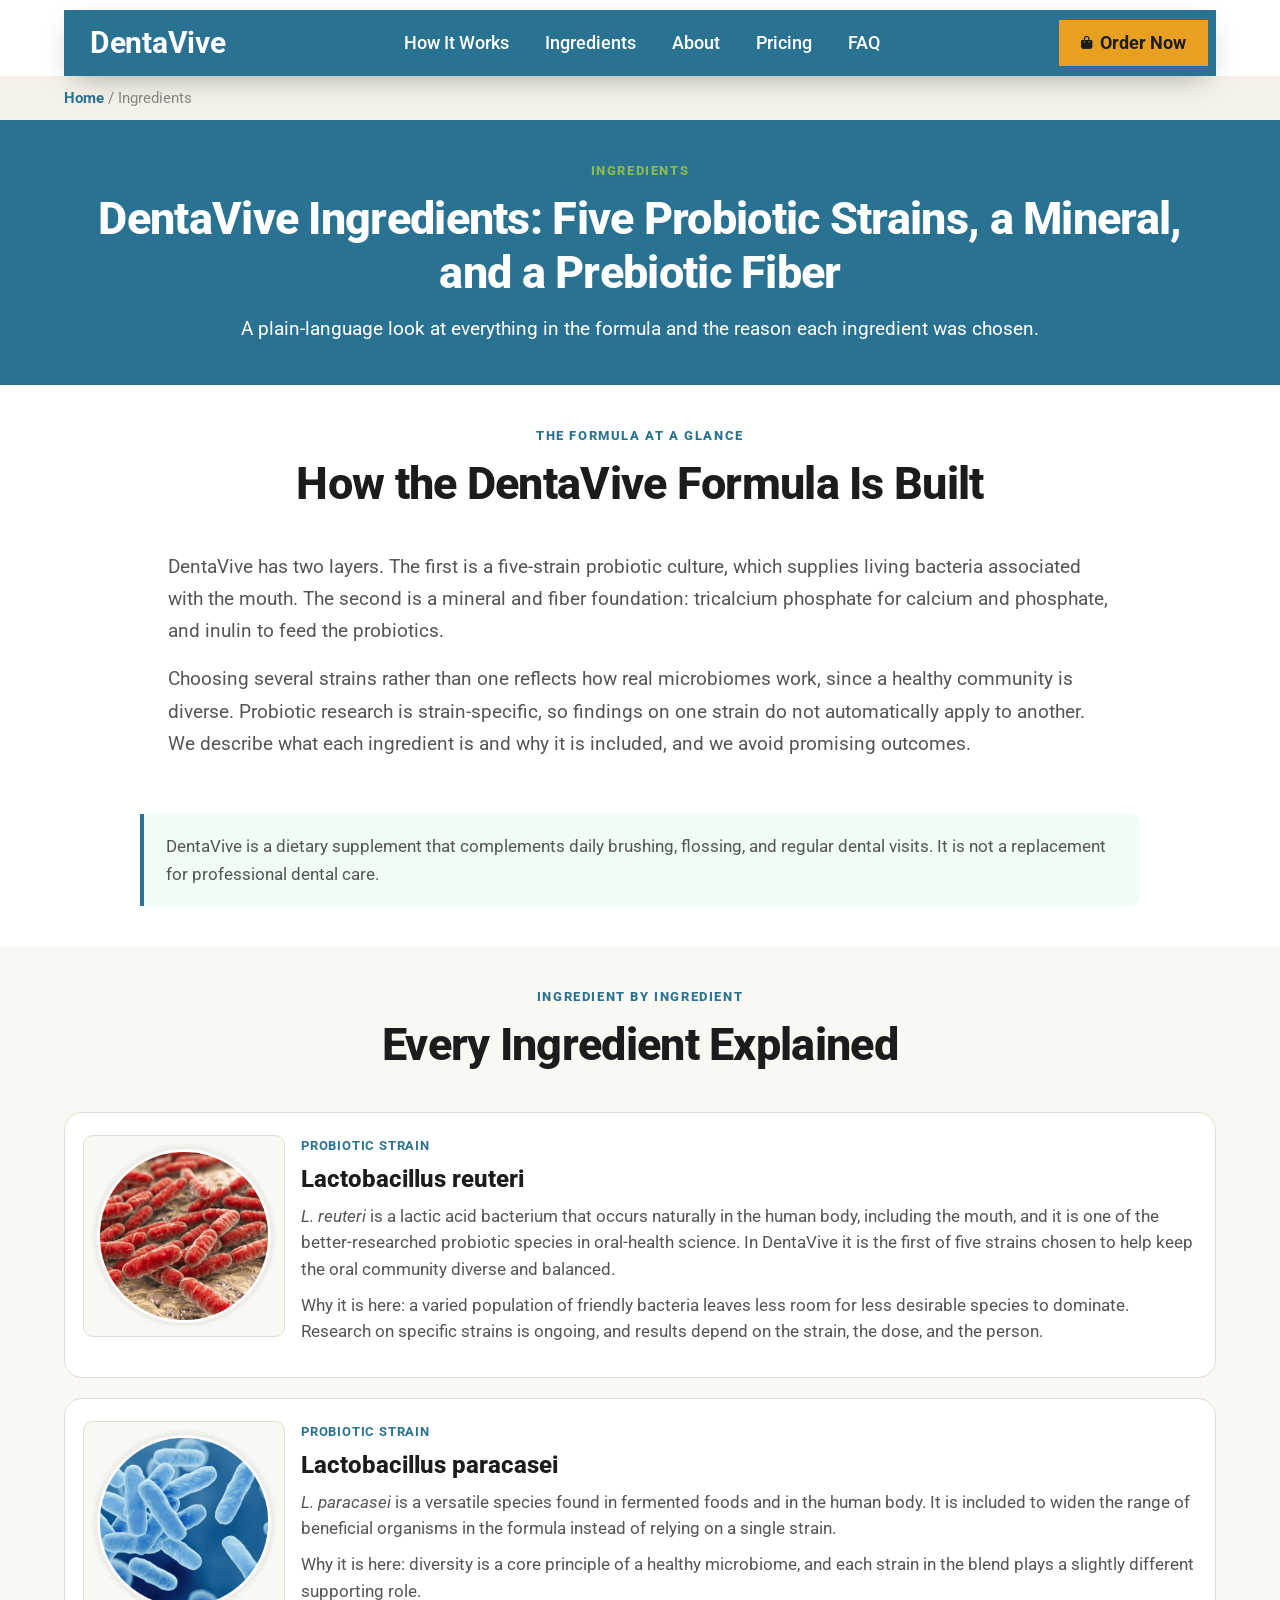
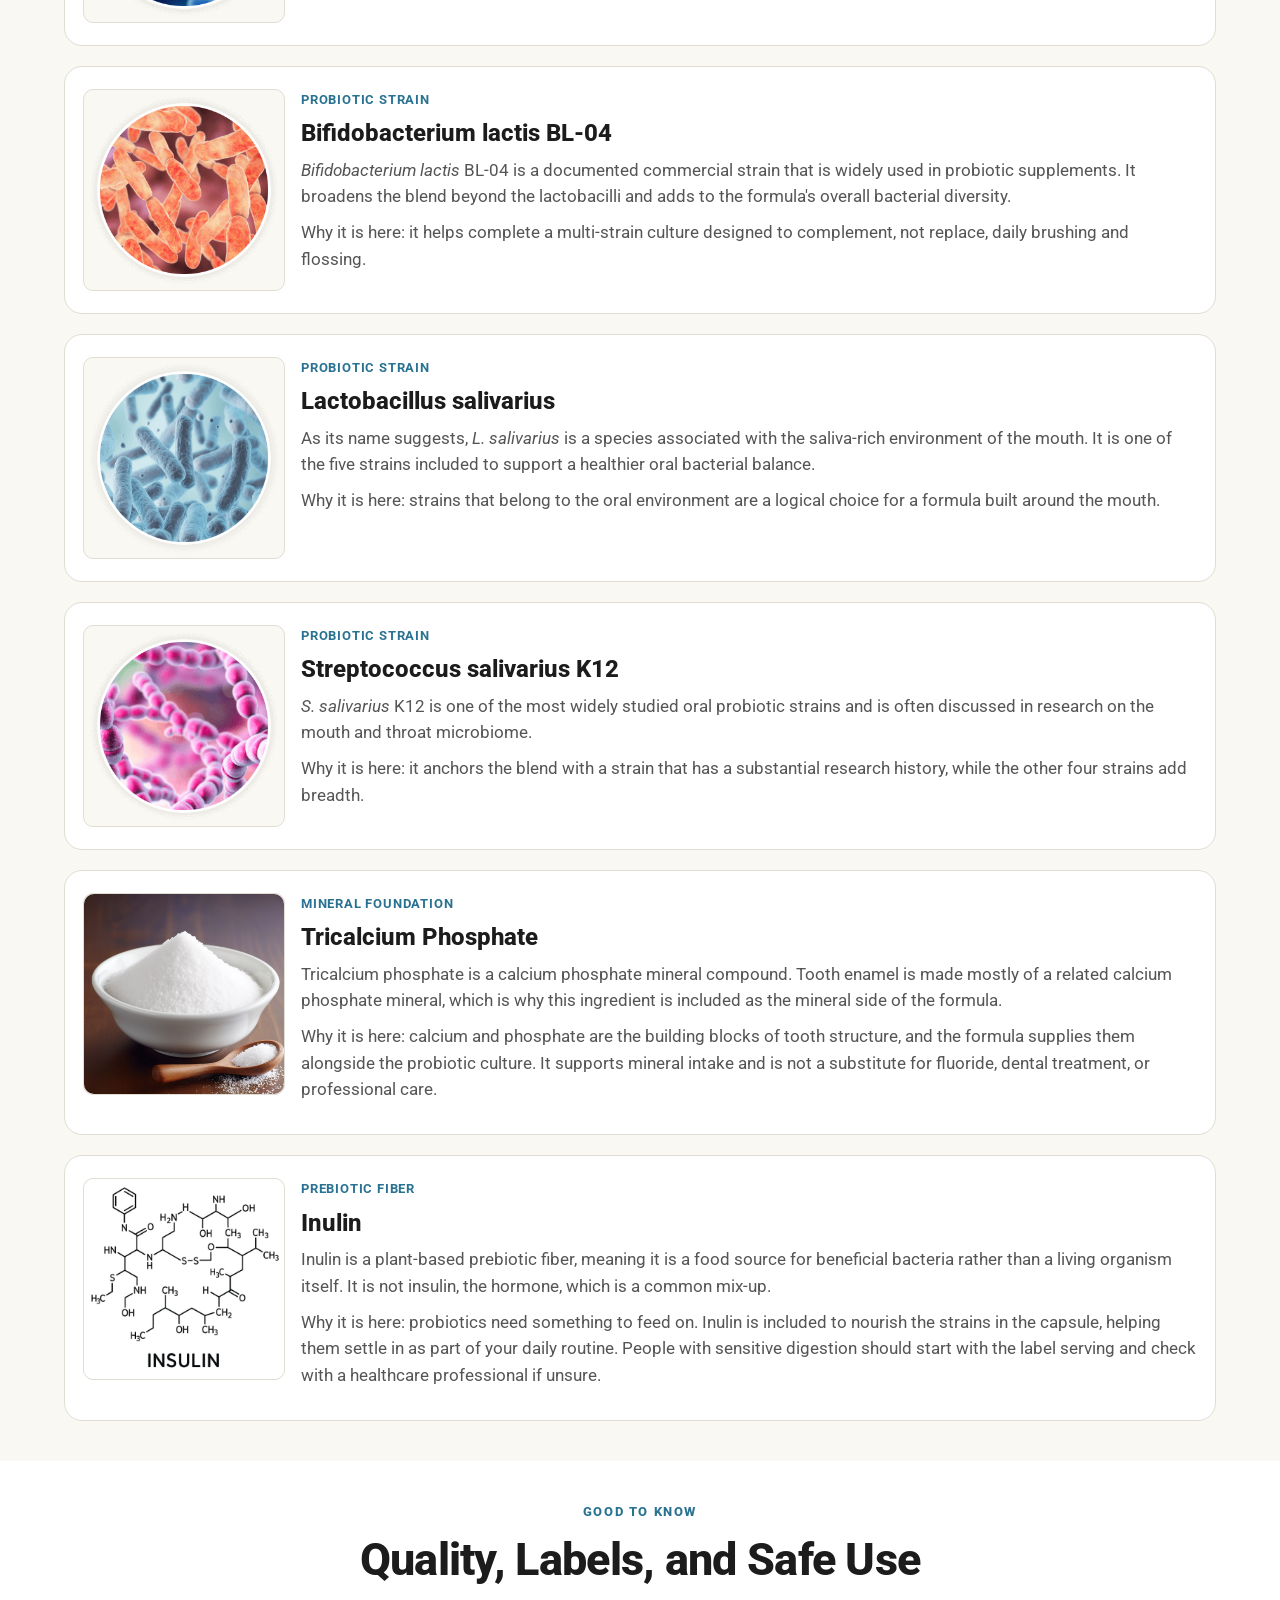
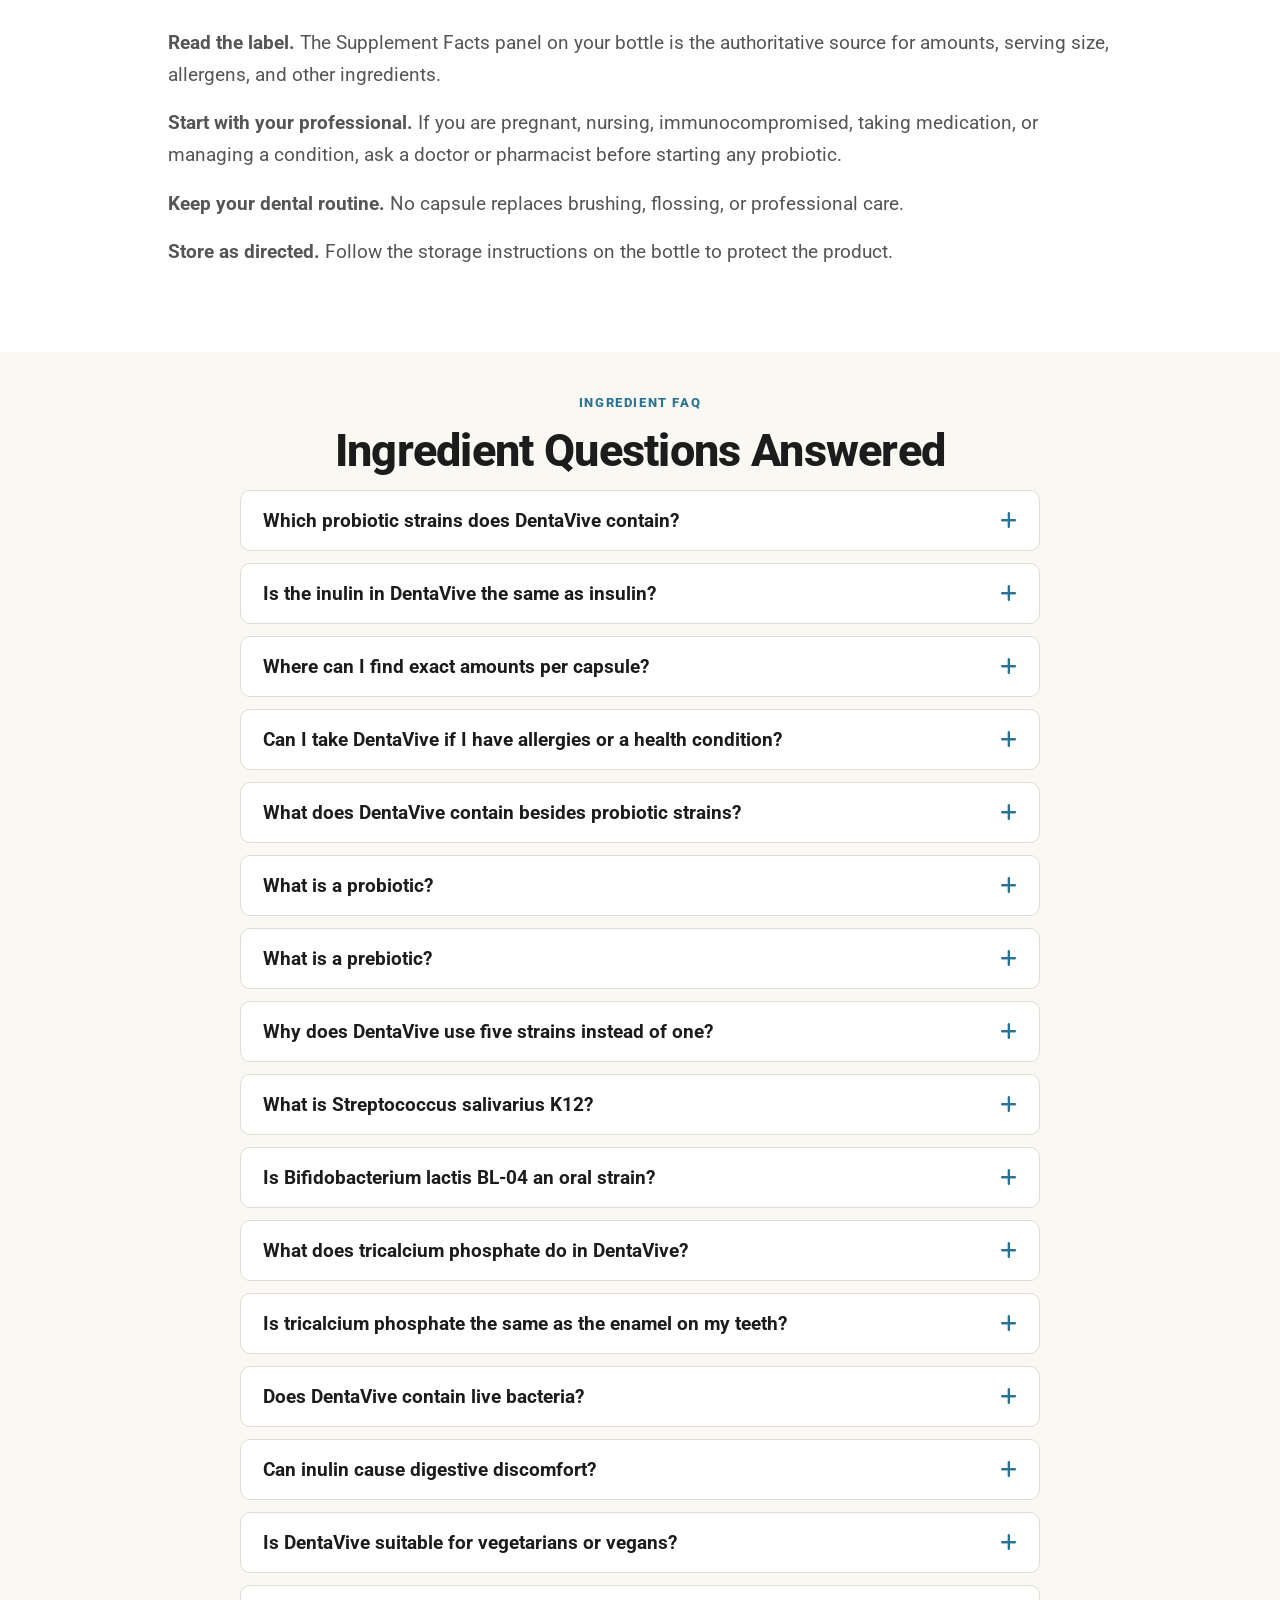
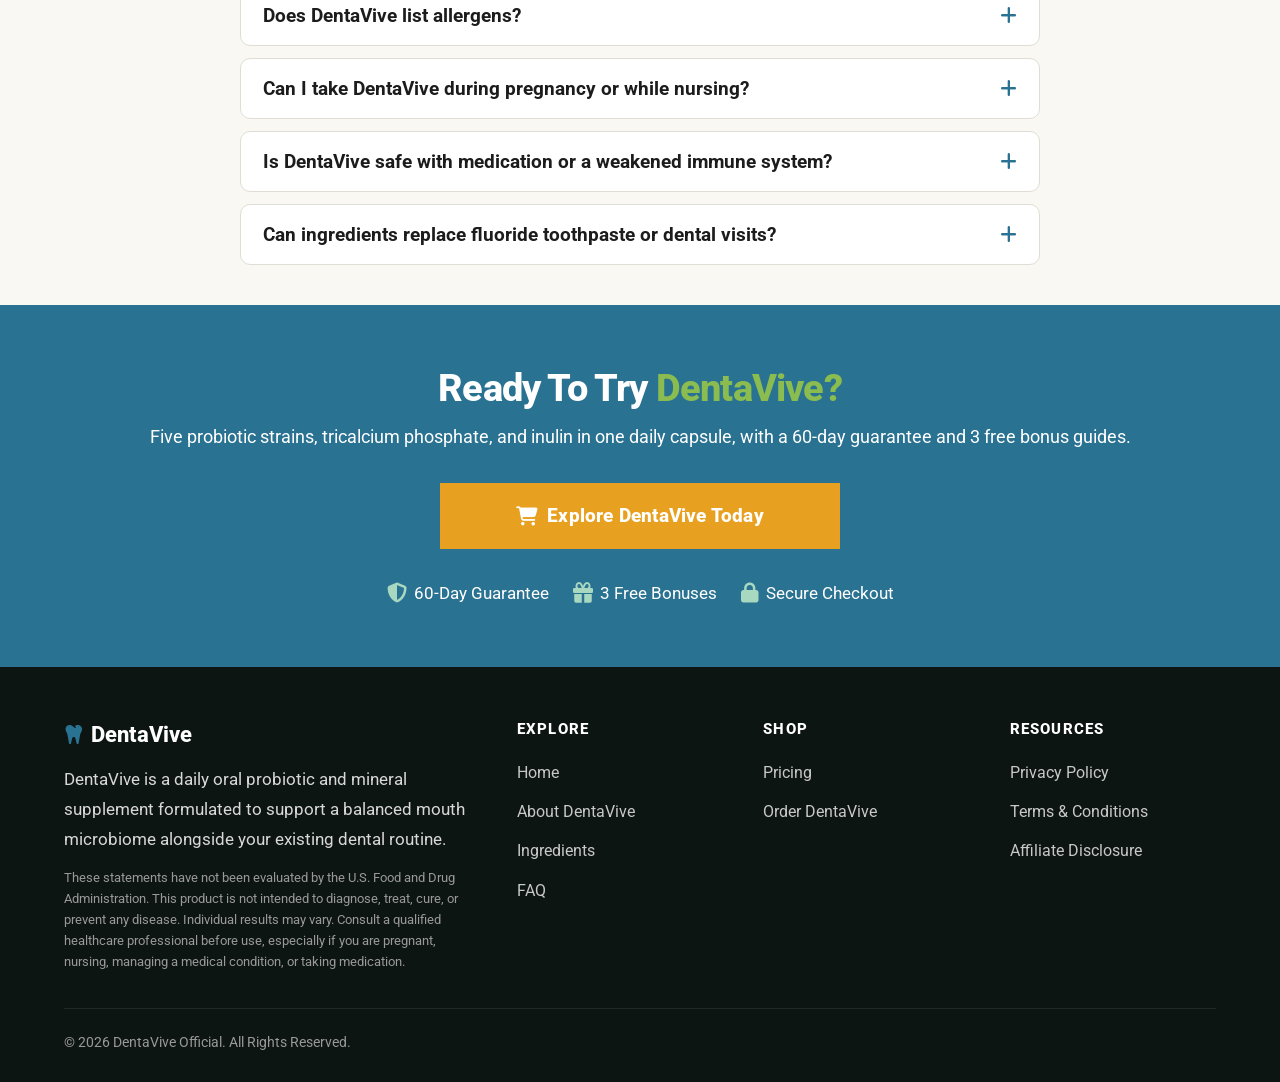
<file: ingredients.html>
<!DOCTYPE html>
<html lang="en">
<head>
<meta charset="UTF-8"/>
<meta name="viewport" content="width=device-width,initial-scale=1.0"/>
<title>DentaVive Ingredients Explained | 5 Probiotic Strains, Mineral and Inulin</title>
<meta name="description" content="Meet every DentaVive ingredient: L. reuteri, L. paracasei, B. lactis BL-04, L. salivarius, S. salivarius K12, tricalcium phosphate, and inulin, explained in plain language.">
<meta name="robots" content="index, follow, max-image-preview:large, max-snippet:-1, max-video-preview:-1">
<link rel="canonical" href="https://dntavive.com/ingredients">
<link rel="alternate" hreflang="en" href="https://dntavive.com/ingredients">
<link rel="alternate" hreflang="x-default" href="https://dntavive.com/ingredients">
<meta property="og:type" content="website"><meta property="og:title" content="DentaVive Ingredients Explained | 5 Probiotic Strains, Mineral and Inulin"><meta property="og:description" content="Meet every DentaVive ingredient: L. reuteri, L. paracasei, B. lactis BL-04, L. salivarius, S. salivarius K12, tricalcium phosphate, and inulin, explained in plain language."><meta property="og:url" content="https://dntavive.com/ingredients"><meta property="og:site_name" content="DentaVive"><meta property="og:locale" content="en_US"><meta property="og:image" content="https://dntavive.com/assets/images/Ingredients/Tricalcium%20Phosphate.jpg">
<meta name="twitter:card" content="summary_large_image"><meta name="twitter:title" content="DentaVive Ingredients Explained | 5 Probiotic Strains, Mineral and Inulin"><meta name="twitter:description" content="Meet every DentaVive ingredient: L. reuteri, L. paracasei, B. lactis BL-04, L. salivarius, S. salivarius K12, tricalcium phosphate, and inulin, explained in plain language.">
<meta name="theme-color" content="#2A7292">
<script type="application/ld+json">{"@context": "https://schema.org", "@type": "FAQPage", "mainEntity": [{"@type": "Question", "name": "Which probiotic strains does DentaVive contain?", "acceptedAnswer": {"@type": "Answer", "text": "Lactobacillus reuteri, Lactobacillus paracasei, Bifidobacterium lactis BL-04, Lactobacillus salivarius, and Streptococcus salivarius K12."}}, {"@type": "Question", "name": "Is the inulin in DentaVive the same as insulin?", "acceptedAnswer": {"@type": "Answer", "text": "No. Inulin is a plant-based prebiotic fiber. Insulin is a hormone and is not an ingredient in DentaVive."}}, {"@type": "Question", "name": "Where can I find exact amounts per capsule?", "acceptedAnswer": {"@type": "Answer", "text": "Refer to the Supplement Facts panel on your bottle for exact amounts and the full list of other ingredients."}}, {"@type": "Question", "name": "Can I take DentaVive if I have allergies or a health condition?", "acceptedAnswer": {"@type": "Answer", "text": "Check the label for allergen information and talk with a healthcare professional first, especially if you are pregnant, nursing, or taking medication."}}, {"@type": "Question", "name": "What does DentaVive contain besides probiotic strains?", "acceptedAnswer": {"@type": "Answer", "text": "Tricalcium phosphate, a calcium phosphate mineral, and inulin, a prebiotic fiber. Check the Supplement Facts panel for the full list of other ingredients."}}, {"@type": "Question", "name": "What is a probiotic?", "acceptedAnswer": {"@type": "Answer", "text": "Probiotics are live microorganisms that, in adequate amounts, may offer a benefit to the host. Effects are strain-specific, so each strain should be judged on its own."}}, {"@type": "Question", "name": "What is a prebiotic?", "acceptedAnswer": {"@type": "Answer", "text": "A prebiotic is a food ingredient, usually a fiber, that nourishes beneficial bacteria. Inulin is the prebiotic in DentaVive."}}, {"@type": "Question", "name": "Why does DentaVive use five strains instead of one?", "acceptedAnswer": {"@type": "Answer", "text": "A healthy microbiome is diverse. Using several strains broadens the formula, with each strain adding a different supporting role."}}, {"@type": "Question", "name": "What is Streptococcus salivarius K12?", "acceptedAnswer": {"@type": "Answer", "text": "It is a well-known oral probiotic strain that is often discussed in research on the mouth and throat microbiome. It is one of the five strains in DentaVive."}}, {"@type": "Question", "name": "Is Bifidobacterium lactis BL-04 an oral strain?", "acceptedAnswer": {"@type": "Answer", "text": "It is a widely used commercial probiotic strain. In DentaVive it broadens the blend beyond the lactobacilli."}}, {"@type": "Question", "name": "What does tricalcium phosphate do in DentaVive?", "acceptedAnswer": {"@type": "Answer", "text": "It supplies calcium and phosphate, minerals that are part of tooth structure. It supports mineral intake and does not replace fluoride, dental treatment, or professional care."}}, {"@type": "Question", "name": "Is tricalcium phosphate the same as the enamel on my teeth?", "acceptedAnswer": {"@type": "Answer", "text": "Not exactly. Enamel is made mostly of a related calcium phosphate mineral called hydroxyapatite, while tricalcium phosphate is a closely related calcium phosphate compound."}}, {"@type": "Question", "name": "Does DentaVive contain live bacteria?", "acceptedAnswer": {"@type": "Answer", "text": "Yes. The five probiotic strains are live cultures. Follow the storage directions on the bottle."}}, {"@type": "Question", "name": "Can inulin cause digestive discomfort?", "acceptedAnswer": {"@type": "Answer", "text": "Some people with sensitive digestion may notice gas or bloating from prebiotic fibers. Follow the label serving and ask a healthcare professional if you are unsure."}}, {"@type": "Question", "name": "Is DentaVive suitable for vegetarians or vegans?", "acceptedAnswer": {"@type": "Answer", "text": "Check the Supplement Facts panel and the other ingredients list on your bottle, including the capsule material, for the exact details."}}, {"@type": "Question", "name": "Does DentaVive list allergens?", "acceptedAnswer": {"@type": "Answer", "text": "Allergen information appears on the bottle label. Read it before use and ask a healthcare professional if you have known allergies."}}, {"@type": "Question", "name": "Can I take DentaVive during pregnancy or while nursing?", "acceptedAnswer": {"@type": "Answer", "text": "Talk to your doctor or pharmacist before starting any new supplement while pregnant or nursing."}}, {"@type": "Question", "name": "Is DentaVive safe with medication or a weakened immune system?", "acceptedAnswer": {"@type": "Answer", "text": "Ask a healthcare professional first, since probiotics are not right for everyone, particularly people who are immunocompromised or taking prescription medication."}}, {"@type": "Question", "name": "Can ingredients replace fluoride toothpaste or dental visits?", "acceptedAnswer": {"@type": "Answer", "text": "No. No ingredient in DentaVive replaces fluoride toothpaste, brushing, flossing, or professional dental care."}}]}</script><script type="application/ld+json">{"@context": "https://schema.org", "@type": "BreadcrumbList", "itemListElement": [{"@type": "ListItem", "position": 1, "name": "Home", "item": "https://dntavive.com/en"}, {"@type": "ListItem", "position": 2, "name": "Ingredients", "item": "https://dntavive.com/ingredients"}]}</script>
<link rel="icon" href="/assets/images/dentavive-hero.webp">
<link rel="preconnect" href="https://fonts.googleapis.com"><link rel="preconnect" href="https://fonts.gstatic.com" crossorigin>
<link rel="stylesheet" href="https://cdnjs.cloudflare.com/ajax/libs/font-awesome/6.5.0/css/all.min.css"/>
<link href="https://fonts.googleapis.com/css2?family=Lato:wght@300;400;700;900&family=Roboto:wght@100..900&display=swap" rel="stylesheet"/>
<link rel="stylesheet" href="/assets/css/styles.css">
<style>.ingr-grid.one{grid-template-columns:1fr}.ingr-icon img{border-radius:var(--radius);width:100%;height:100%;object-fit:cover}.crumb{background:var(--cream2);padding:10px 5vw;font-size:15px;color:var(--light)}.crumb a{color:var(--green);font-weight:700}.ingr-desc p{margin-bottom:10px}@media(max-width:600px){.ingr-icon{width:100%;height:auto;aspect-ratio:1}}</style>
</head>
<body>
<div class="nav-wrap"><nav><div class="nav-inner"><a href="https://dntavive.com/en" class="nav-logo"><span class="word">DentaVive</span></a><ul class="nav-links"><li><a href="https://dntavive.com/en#how-it-works">How It Works</a></li><li><a href="https://dntavive.com/ingredients">Ingredients</a></li><li><a href="https://dntavive.com/about">About</a></li><li><a href="https://dntavive.com/en#pricing">Pricing</a></li><li><a href="https://dntavive.com/en#faq">FAQ</a></li></ul><div class="nav-right"><a href="https://dntavive.com/order" class="nav-cta"><i class="fa-solid fa-bag-shopping"></i>Order Now</a><button class="nav-burger" id="navBurger" aria-label="Toggle menu" aria-expanded="false"><i class="fa-solid fa-bars"></i></button></div></div></nav></div>
<div class="scrim" id="scrim"></div>
<div class="mobile-panel" id="mobilePanel"><ul><li><a href="https://dntavive.com/en#how-it-works">How It Works</a></li><li><a href="https://dntavive.com/ingredients">Ingredients</a></li><li><a href="https://dntavive.com/about">About</a></li><li><a href="https://dntavive.com/en#pricing">Pricing</a></li><li><a href="https://dntavive.com/en#faq">FAQ</a></li></ul><a href="https://dntavive.com/order" class="nav-cta"><i class="fa-solid fa-bag-shopping"></i>Order Now</a></div>
<main>
<div class="crumb"><a href="https://dntavive.com/en">Home</a> / Ingredients</div><section class="section how-section" style="text-align:center"><div class="section-inner"><p class="s-tag center" style="color:#8BBC50">Ingredients</p><h1 class="s-heading center" style="color:#fff">DentaVive Ingredients: Five Probiotic Strains, a Mineral, and a Prebiotic Fiber</h1><p class="s-sub center" style="color:#fff;margin-bottom:0">A plain-language look at everything in the formula and the reason each ingredient was chosen.</p></div></section><section class="section "><div class="section-inner"><p class="s-tag center">The formula at a glance</p><h2 class="s-heading center">How the DentaVive Formula Is Built</h2><div class="quote-block" style="max-width:1000px;margin:0 auto"><p>DentaVive has two layers. The first is a five-strain probiotic culture, which supplies living bacteria associated with the mouth. The second is a mineral and fiber foundation: tricalcium phosphate for calcium and phosphate, and inulin to feed the probiotics.</p><p>Choosing several strains rather than one reflects how real microbiomes work, since a healthy community is diverse. Probiotic research is strain-specific, so findings on one strain do not automatically apply to another. We describe what each ingredient is and why it is included, and we avoid promising outcomes.</p></div><div class="callout-box" style="max-width:1000px;margin:10px auto 0">DentaVive is a dietary supplement that complements daily brushing, flossing, and regular dental visits. It is not a replacement for professional dental care.</div></div></section><section class="section ingr-section"><div class="section-inner"><p class="s-tag center">Ingredient by ingredient</p><h2 class="s-heading center">Every Ingredient Explained</h2><div class="ingr-grid one"><article class="ingr-card" style="align-items:flex-start"><div class="ingr-icon"><img src="/assets/images/Ingredients/Lactobacillus%20reuteri.png" alt="Lactobacillus reuteri in DentaVive" loading="lazy"></div><div><div class="ingr-role">Probiotic Strain</div><h3 class="ingr-name" style="font-size:24px">Lactobacillus reuteri</h3><div class="ingr-desc"><p><i>L. reuteri</i> is a lactic acid bacterium that occurs naturally in the human body, including the mouth, and it is one of the better-researched probiotic species in oral-health science. In DentaVive it is the first of five strains chosen to help keep the oral community diverse and balanced.</p><p>Why it is here: a varied population of friendly bacteria leaves less room for less desirable species to dominate. Research on specific strains is ongoing, and results depend on the strain, the dose, and the person.</p></div></div></article><article class="ingr-card" style="align-items:flex-start"><div class="ingr-icon"><img src="/assets/images/Ingredients/Lactobacillus%20paracasei.png" alt="Lactobacillus paracasei in DentaVive" loading="lazy"></div><div><div class="ingr-role">Probiotic Strain</div><h3 class="ingr-name" style="font-size:24px">Lactobacillus paracasei</h3><div class="ingr-desc"><p><i>L. paracasei</i> is a versatile species found in fermented foods and in the human body. It is included to widen the range of beneficial organisms in the formula instead of relying on a single strain.</p><p>Why it is here: diversity is a core principle of a healthy microbiome, and each strain in the blend plays a slightly different supporting role.</p></div></div></article><article class="ingr-card" style="align-items:flex-start"><div class="ingr-icon"><img src="/assets/images/Ingredients/Bifidobacterium%20lactis%20BL-04.png" alt="Bifidobacterium lactis BL-04 in DentaVive" loading="lazy"></div><div><div class="ingr-role">Probiotic Strain</div><h3 class="ingr-name" style="font-size:24px">Bifidobacterium lactis BL-04</h3><div class="ingr-desc"><p><i>Bifidobacterium lactis</i> BL-04 is a documented commercial strain that is widely used in probiotic supplements. It broadens the blend beyond the lactobacilli and adds to the formula's overall bacterial diversity.</p><p>Why it is here: it helps complete a multi-strain culture designed to complement, not replace, daily brushing and flossing.</p></div></div></article><article class="ingr-card" style="align-items:flex-start"><div class="ingr-icon"><img src="/assets/images/Ingredients/Lactobacillus%20salivarius.png" alt="Lactobacillus salivarius in DentaVive" loading="lazy"></div><div><div class="ingr-role">Probiotic Strain</div><h3 class="ingr-name" style="font-size:24px">Lactobacillus salivarius</h3><div class="ingr-desc"><p>As its name suggests, <i>L. salivarius</i> is a species associated with the saliva-rich environment of the mouth. It is one of the five strains included to support a healthier oral bacterial balance.</p><p>Why it is here: strains that belong to the oral environment are a logical choice for a formula built around the mouth.</p></div></div></article><article class="ingr-card" style="align-items:flex-start"><div class="ingr-icon"><img src="/assets/images/Ingredients/Streptococcus%20salivarius%20K12.png" alt="Streptococcus salivarius K12 in DentaVive" loading="lazy"></div><div><div class="ingr-role">Probiotic Strain</div><h3 class="ingr-name" style="font-size:24px">Streptococcus salivarius K12</h3><div class="ingr-desc"><p><i>S. salivarius</i> K12 is one of the most widely studied oral probiotic strains and is often discussed in research on the mouth and throat microbiome.</p><p>Why it is here: it anchors the blend with a strain that has a substantial research history, while the other four strains add breadth.</p></div></div></article><article class="ingr-card" style="align-items:flex-start"><div class="ingr-icon"><img src="/assets/images/Ingredients/Tricalcium%20Phosphate.jpg" alt="Tricalcium Phosphate in DentaVive" loading="lazy"></div><div><div class="ingr-role">Mineral Foundation</div><h3 class="ingr-name" style="font-size:24px">Tricalcium Phosphate</h3><div class="ingr-desc"><p>Tricalcium phosphate is a calcium phosphate mineral compound. Tooth enamel is made mostly of a related calcium phosphate mineral, which is why this ingredient is included as the mineral side of the formula.</p><p>Why it is here: calcium and phosphate are the building blocks of tooth structure, and the formula supplies them alongside the probiotic culture. It supports mineral intake and is not a substitute for fluoride, dental treatment, or professional care.</p></div></div></article><article class="ingr-card" style="align-items:flex-start"><div class="ingr-icon"><img src="/assets/images/Ingredients/insulin.jpg" alt="Inulin in DentaVive" loading="lazy"></div><div><div class="ingr-role">Prebiotic Fiber</div><h3 class="ingr-name" style="font-size:24px">Inulin</h3><div class="ingr-desc"><p>Inulin is a plant-based prebiotic fiber, meaning it is a food source for beneficial bacteria rather than a living organism itself. It is not insulin, the hormone, which is a common mix-up.</p><p>Why it is here: probiotics need something to feed on. Inulin is included to nourish the strains in the capsule, helping them settle in as part of your daily routine. People with sensitive digestion should start with the label serving and check with a healthcare professional if unsure.</p></div></div></article></div></div></section><section class="section "><div class="section-inner"><p class="s-tag center">Good to know</p><h2 class="s-heading center">Quality, Labels, and Safe Use</h2><div class="quote-block" style="max-width:1000px;margin:0 auto"><p><strong>Read the label.</strong> The Supplement Facts panel on your bottle is the authoritative source for amounts, serving size, allergens, and other ingredients.</p><p><strong>Start with your professional.</strong> If you are pregnant, nursing, immunocompromised, taking medication, or managing a condition, ask a doctor or pharmacist before starting any probiotic.</p><p><strong>Keep your dental routine.</strong> No capsule replaces brushing, flossing, or professional care.</p><p><strong>Store as directed.</strong> Follow the storage instructions on the bottle to protect the product.</p></div></div></section><section class="section faq-section"><div class="section-inner"><p class="s-tag center">Ingredient FAQ</p><h2 class="s-heading center">Ingredient Questions Answered</h2><div class="faq-list"><div class="faq-item"><button class="faq-btn" onclick="toggleFaq(this)">Which probiotic strains does DentaVive contain?<i class="fa-solid fa-plus"></i></button><div class="faq-answer">Lactobacillus reuteri, Lactobacillus paracasei, Bifidobacterium lactis BL-04, Lactobacillus salivarius, and Streptococcus salivarius K12.</div></div><div class="faq-item"><button class="faq-btn" onclick="toggleFaq(this)">Is the inulin in DentaVive the same as insulin?<i class="fa-solid fa-plus"></i></button><div class="faq-answer">No. Inulin is a plant-based prebiotic fiber. Insulin is a hormone and is not an ingredient in DentaVive.</div></div><div class="faq-item"><button class="faq-btn" onclick="toggleFaq(this)">Where can I find exact amounts per capsule?<i class="fa-solid fa-plus"></i></button><div class="faq-answer">Refer to the Supplement Facts panel on your bottle for exact amounts and the full list of other ingredients.</div></div><div class="faq-item"><button class="faq-btn" onclick="toggleFaq(this)">Can I take DentaVive if I have allergies or a health condition?<i class="fa-solid fa-plus"></i></button><div class="faq-answer">Check the label for allergen information and talk with a healthcare professional first, especially if you are pregnant, nursing, or taking medication.</div></div><div class="faq-item"><button class="faq-btn" onclick="toggleFaq(this)">What does DentaVive contain besides probiotic strains?<i class="fa-solid fa-plus"></i></button><div class="faq-answer">Tricalcium phosphate, a calcium phosphate mineral, and inulin, a prebiotic fiber. Check the Supplement Facts panel for the full list of other ingredients.</div></div><div class="faq-item"><button class="faq-btn" onclick="toggleFaq(this)">What is a probiotic?<i class="fa-solid fa-plus"></i></button><div class="faq-answer">Probiotics are live microorganisms that, in adequate amounts, may offer a benefit to the host. Effects are strain-specific, so each strain should be judged on its own.</div></div><div class="faq-item"><button class="faq-btn" onclick="toggleFaq(this)">What is a prebiotic?<i class="fa-solid fa-plus"></i></button><div class="faq-answer">A prebiotic is a food ingredient, usually a fiber, that nourishes beneficial bacteria. Inulin is the prebiotic in DentaVive.</div></div><div class="faq-item"><button class="faq-btn" onclick="toggleFaq(this)">Why does DentaVive use five strains instead of one?<i class="fa-solid fa-plus"></i></button><div class="faq-answer">A healthy microbiome is diverse. Using several strains broadens the formula, with each strain adding a different supporting role.</div></div><div class="faq-item"><button class="faq-btn" onclick="toggleFaq(this)">What is Streptococcus salivarius K12?<i class="fa-solid fa-plus"></i></button><div class="faq-answer">It is a well-known oral probiotic strain that is often discussed in research on the mouth and throat microbiome. It is one of the five strains in DentaVive.</div></div><div class="faq-item"><button class="faq-btn" onclick="toggleFaq(this)">Is Bifidobacterium lactis BL-04 an oral strain?<i class="fa-solid fa-plus"></i></button><div class="faq-answer">It is a widely used commercial probiotic strain. In DentaVive it broadens the blend beyond the lactobacilli.</div></div><div class="faq-item"><button class="faq-btn" onclick="toggleFaq(this)">What does tricalcium phosphate do in DentaVive?<i class="fa-solid fa-plus"></i></button><div class="faq-answer">It supplies calcium and phosphate, minerals that are part of tooth structure. It supports mineral intake and does not replace fluoride, dental treatment, or professional care.</div></div><div class="faq-item"><button class="faq-btn" onclick="toggleFaq(this)">Is tricalcium phosphate the same as the enamel on my teeth?<i class="fa-solid fa-plus"></i></button><div class="faq-answer">Not exactly. Enamel is made mostly of a related calcium phosphate mineral called hydroxyapatite, while tricalcium phosphate is a closely related calcium phosphate compound.</div></div><div class="faq-item"><button class="faq-btn" onclick="toggleFaq(this)">Does DentaVive contain live bacteria?<i class="fa-solid fa-plus"></i></button><div class="faq-answer">Yes. The five probiotic strains are live cultures. Follow the storage directions on the bottle.</div></div><div class="faq-item"><button class="faq-btn" onclick="toggleFaq(this)">Can inulin cause digestive discomfort?<i class="fa-solid fa-plus"></i></button><div class="faq-answer">Some people with sensitive digestion may notice gas or bloating from prebiotic fibers. Follow the label serving and ask a healthcare professional if you are unsure.</div></div><div class="faq-item"><button class="faq-btn" onclick="toggleFaq(this)">Is DentaVive suitable for vegetarians or vegans?<i class="fa-solid fa-plus"></i></button><div class="faq-answer">Check the Supplement Facts panel and the other ingredients list on your bottle, including the capsule material, for the exact details.</div></div><div class="faq-item"><button class="faq-btn" onclick="toggleFaq(this)">Does DentaVive list allergens?<i class="fa-solid fa-plus"></i></button><div class="faq-answer">Allergen information appears on the bottle label. Read it before use and ask a healthcare professional if you have known allergies.</div></div><div class="faq-item"><button class="faq-btn" onclick="toggleFaq(this)">Can I take DentaVive during pregnancy or while nursing?<i class="fa-solid fa-plus"></i></button><div class="faq-answer">Talk to your doctor or pharmacist before starting any new supplement while pregnant or nursing.</div></div><div class="faq-item"><button class="faq-btn" onclick="toggleFaq(this)">Is DentaVive safe with medication or a weakened immune system?<i class="fa-solid fa-plus"></i></button><div class="faq-answer">Ask a healthcare professional first, since probiotics are not right for everyone, particularly people who are immunocompromised or taking prescription medication.</div></div><div class="faq-item"><button class="faq-btn" onclick="toggleFaq(this)">Can ingredients replace fluoride toothpaste or dental visits?<i class="fa-solid fa-plus"></i></button><div class="faq-answer">No. No ingredient in DentaVive replaces fluoride toothpaste, brushing, flossing, or professional dental care.</div></div></div></div></section><section class="bottom-cta"><h2>Ready To Try <span>DentaVive?</span></h2><p>Five probiotic strains, tricalcium phosphate, and inulin in one daily capsule, with a 60-day guarantee and 3 free bonus guides.</p><a href="https://dntavive.com/order" class="cta-btn" style="max-width:400px;display:inline-flex;text-decoration:none;"><i class="fa-solid fa-cart-shopping"></i>Explore DentaVive Today</a><div class="bottom-guarantee"><div class="b-g-item"><i class="fa-solid fa-shield-halved"></i>60-Day Guarantee</div><div class="b-g-item"><i class="fa-solid fa-gift"></i>3 Free Bonuses</div><div class="b-g-item"><i class="fa-solid fa-lock"></i>Secure Checkout</div></div></section>
</main>
<footer><div class="foot-inner"><div><div class="foot-logo"><i class="fa-solid fa-tooth"></i>DentaVive</div><p class="foot-desc">DentaVive is a daily oral probiotic and mineral supplement formulated to support a balanced mouth microbiome alongside your existing dental routine.</p><p class="foot-disc">These statements have not been evaluated by the U.S. Food and Drug Administration. This product is not intended to diagnose, treat, cure, or prevent any disease. Individual results may vary. Consult a qualified healthcare professional before use, especially if you are pregnant, nursing, managing a medical condition, or taking medication.</p></div>
<div class="foot-col"><h5>Explore</h5><ul><li><a href="https://dntavive.com/en">Home</a></li><li><a href="https://dntavive.com/about">About DentaVive</a></li><li><a href="https://dntavive.com/ingredients">Ingredients</a></li><li><a href="https://dntavive.com/en#faq">FAQ</a></li></ul></div>
<div class="foot-col"><h5>Shop</h5><ul><li><a href="https://dntavive.com/en#pricing">Pricing</a></li><li><a href="https://dntavive.com/order">Order DentaVive</a></li></ul></div>
<div class="foot-col"><h5>Resources</h5><ul><li><a href="/privacy-policy">Privacy Policy</a></li><li><a href="/terms">Terms &amp; Conditions</a></li><li><a href="/affiliate-disclosure">Affiliate Disclosure</a></li></ul></div></div>
<div class="foot-bottom"><p>&copy; 2026 DentaVive Official. All Rights Reserved.</p></div></footer>
<script>
const burger=document.getElementById('navBurger'),panel=document.getElementById('mobilePanel'),scrim=document.getElementById('scrim');
function closePanel(){panel.classList.remove('open');scrim.classList.remove('open');burger.setAttribute('aria-expanded','false')}
function openPanel(){panel.classList.add('open');scrim.classList.add('open');burger.setAttribute('aria-expanded','true')}
burger.addEventListener('click',()=>panel.classList.contains('open')?closePanel():openPanel());
scrim.addEventListener('click',closePanel);panel.querySelectorAll('a').forEach(a=>a.addEventListener('click',closePanel));
function toggleFaq(b){const a=b.nextElementSibling,o=b.classList.contains('open');document.querySelectorAll('.faq-btn').forEach(x=>x.classList.remove('open'));document.querySelectorAll('.faq-answer').forEach(x=>x.classList.remove('open'));if(!o){b.classList.add('open');a.classList.add('open')}}
</script>
</body></html>
</file>
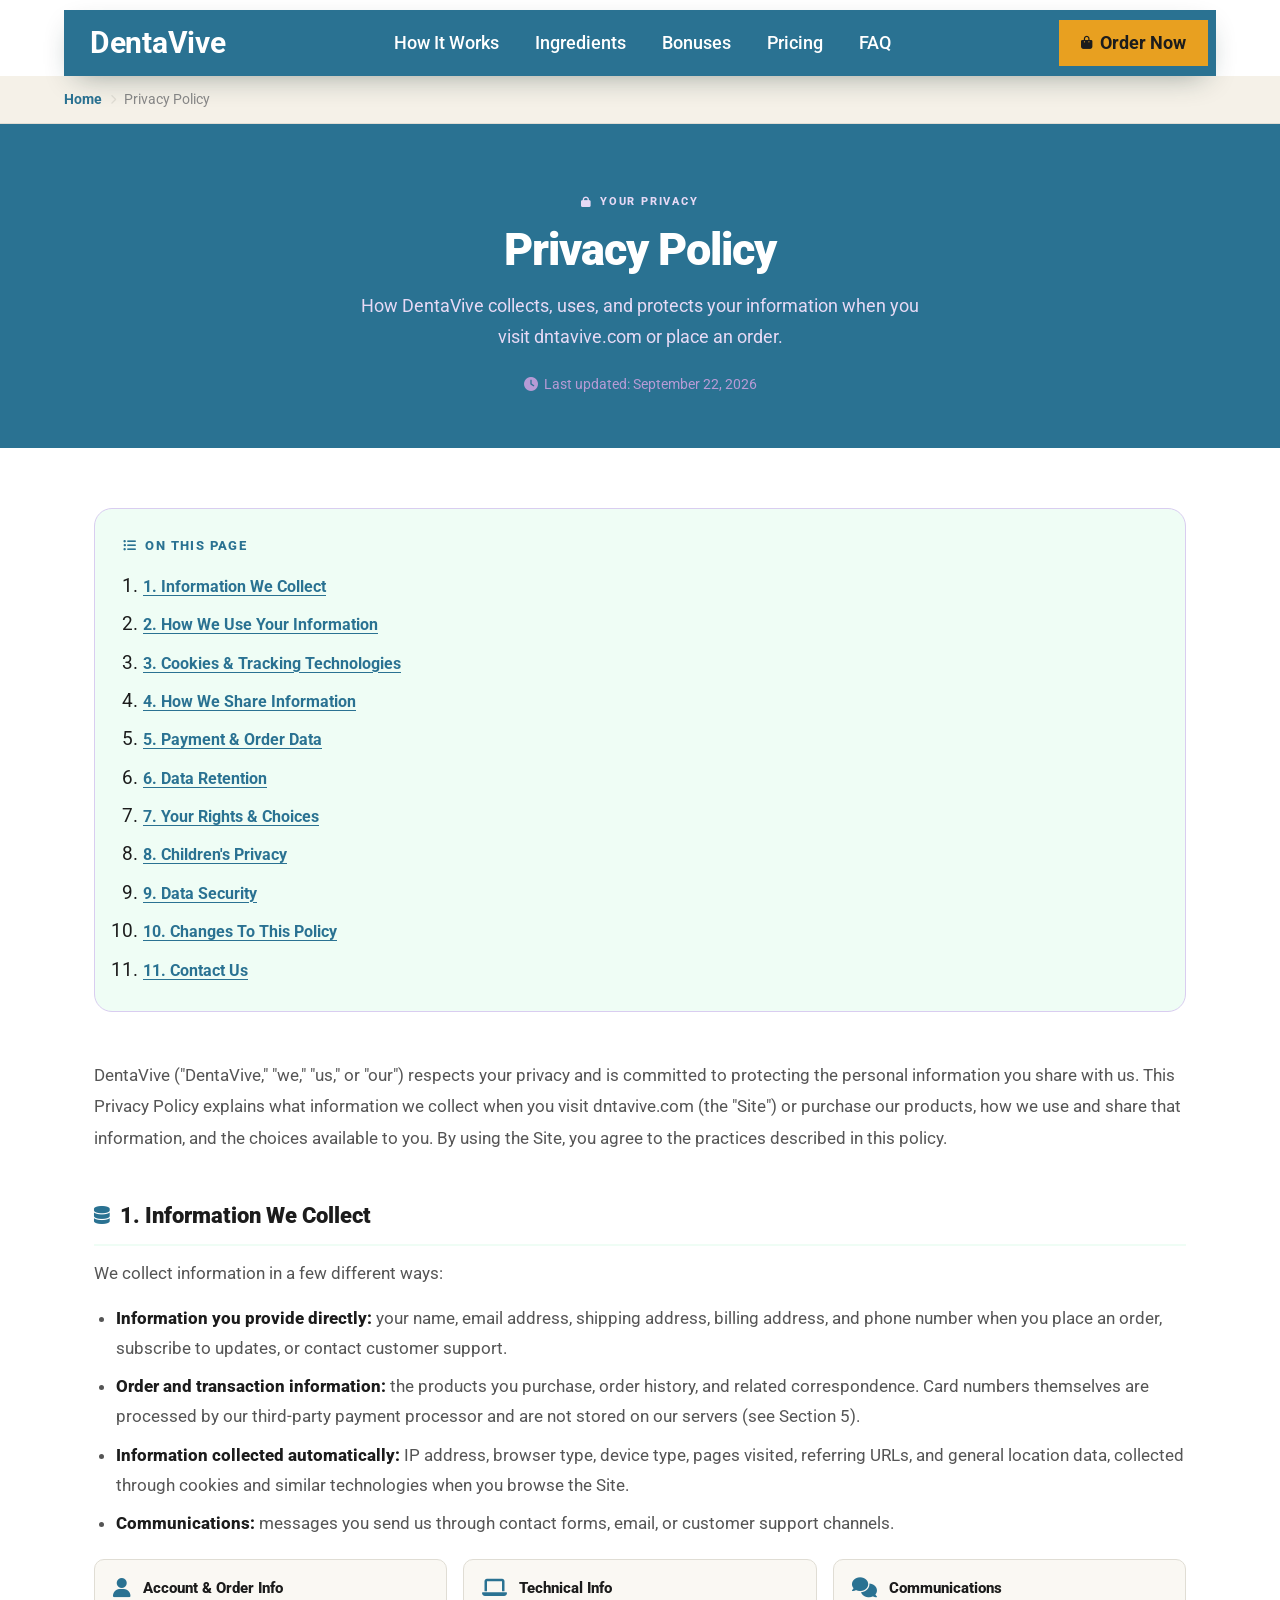
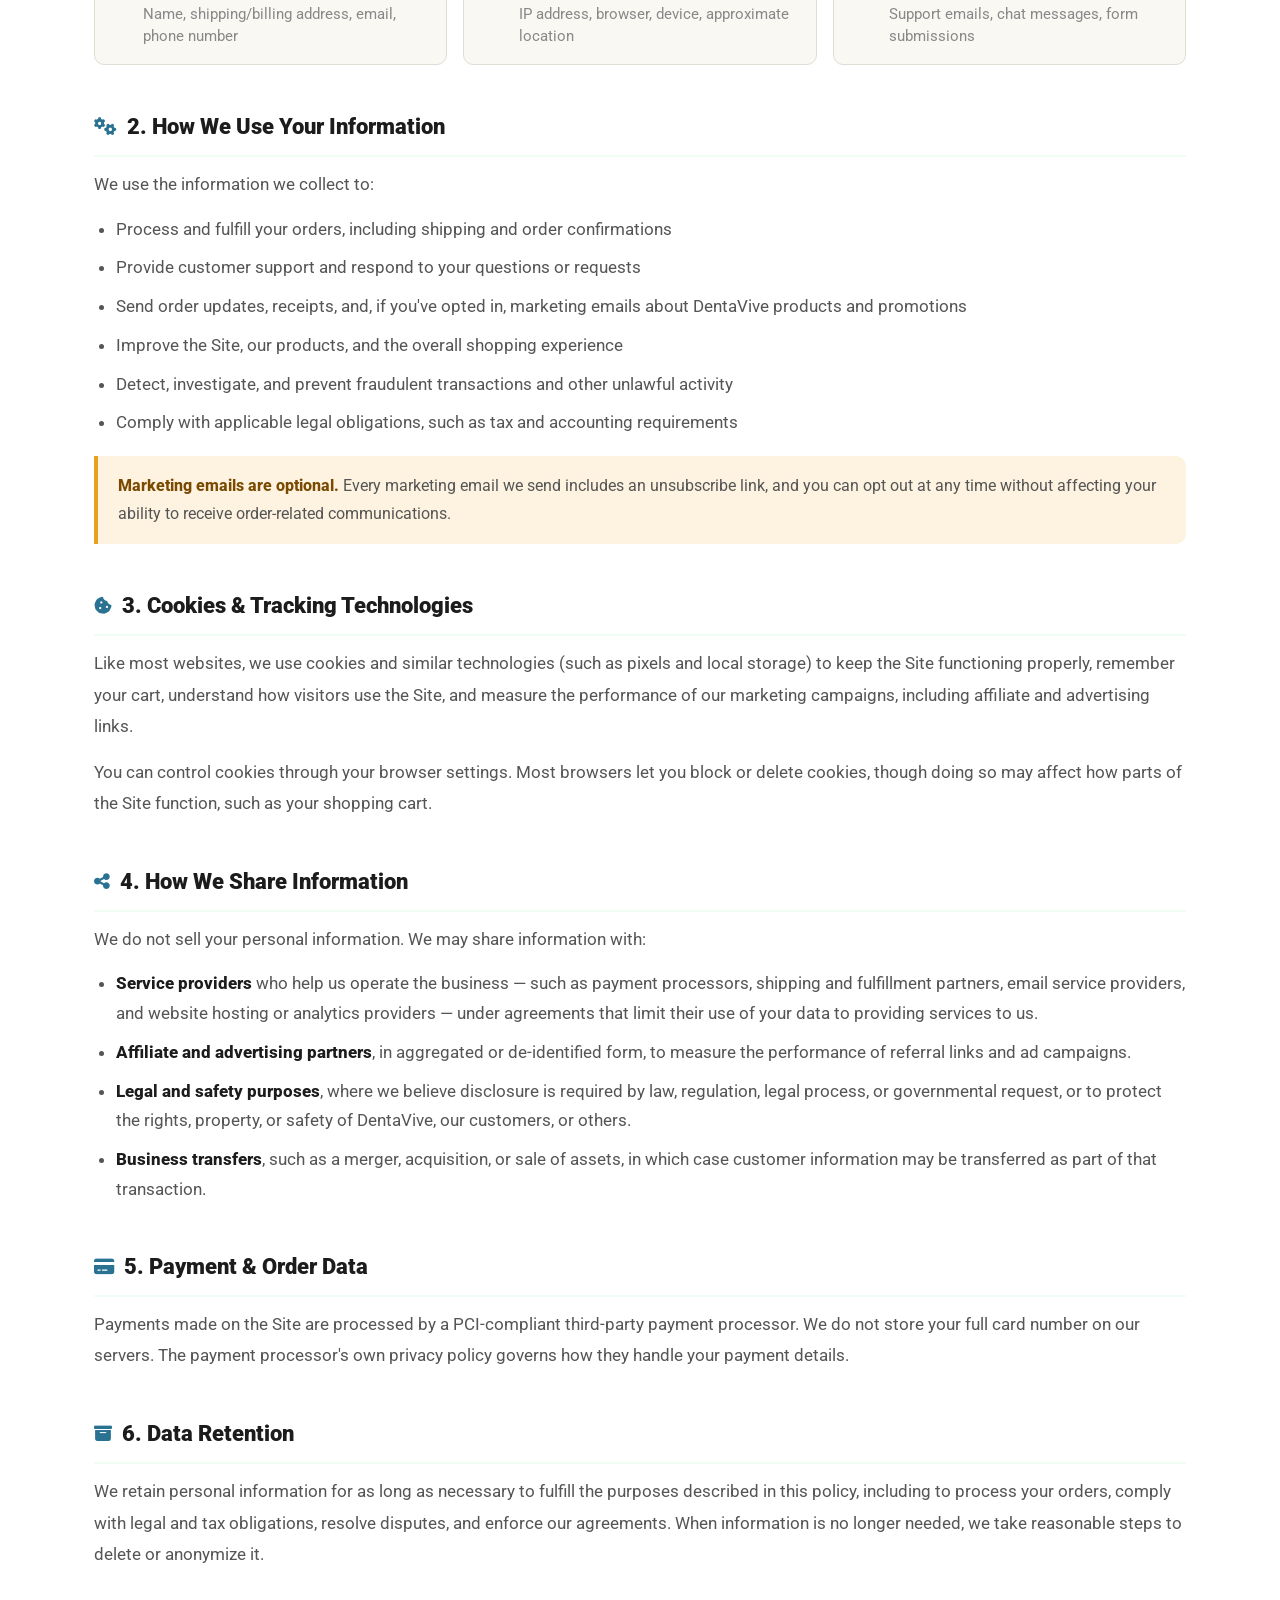
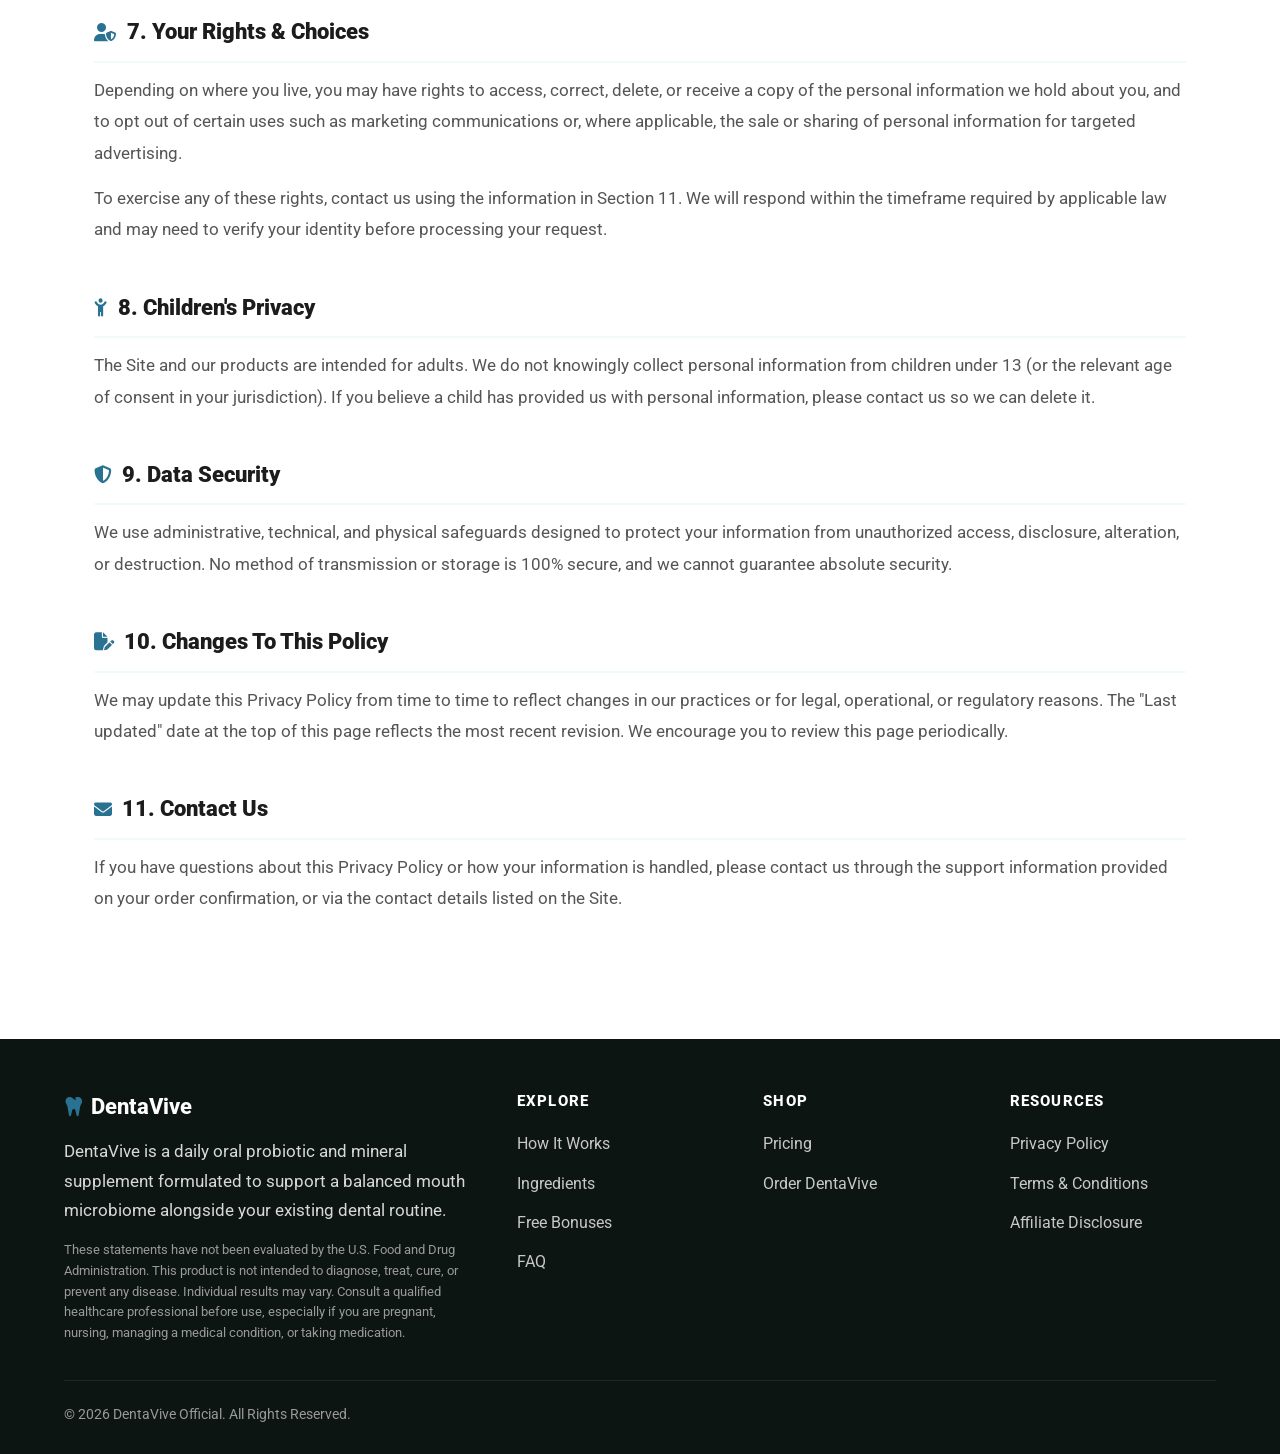
<file: privacy-policy.html>
<!DOCTYPE html>
<html lang="en">
<head>
<meta charset="UTF-8"/>
<meta name="viewport" content="width=device-width,initial-scale=1.0"/>

<title>Privacy Policy | DentaVive</title>
<meta name="description" content="Read the DentaVive privacy policy to learn what information we collect, how it's used, and the choices you have when you visit dntavive.com or place an order.">
<meta name="robots" content="index, follow">
<link rel="canonical" href="https://dntavive.com/privacy-policy">

<link rel="icon" type="image/svg+xml" href="./assets/images/dentavive-hero.webp">
<link rel="preconnect" href="https://fonts.googleapis.com">
<link rel="preconnect" href="https://fonts.gstatic.com" crossorigin>
<link rel="stylesheet" href="https://cdnjs.cloudflare.com/ajax/libs/font-awesome/6.5.0/css/all.min.css"/>
<link href="https://fonts.googleapis.com/css2?family=Lato:ital,wght@0,100;0,300;0,400;0,700;0,900;1,100;1,300;1,400;1,700;1,900&family=Roboto:ital,wght@0,100..900;1,100..900&display=swap" rel="stylesheet"/>
<link rel="stylesheet" href="./assets/css/styles.css">
<link rel="stylesheet" href="./assets/css/legal.css">
</head>
<body>

<!-- NAV -->
<div class="nav-wrap">
  <nav>
    <div class="nav-inner">
      <a href="https://dntavive.com/" class="nav-logo"><span class="word">DentaVive</span></a>
      <ul class="nav-links">
        <li><a href="https://dntavive.com/#how-it-works">How It Works</a></li>
        <li><a href="https://dntavive.com/#ingredients">Ingredients</a></li>
        <li><a href="https://dntavive.com/#bonuses">Bonuses</a></li>
        <li><a href="https://dntavive.com/#pricing">Pricing</a></li>
        <li><a href="https://dntavive.com/#faq">FAQ</a></li>
      </ul>
      <div class="nav-right">
        <a href="https://dntavive.com/order" class="nav-cta" aria-label="Order Now"><i class="fa-solid fa-bag-shopping"></i>Order Now</a>
        <button class="nav-burger" id="navBurger" aria-label="Toggle menu" aria-expanded="false"><i class="fa-solid fa-bars"></i></button>
      </div>
    </div>
  </nav>
</div>
<div class="scrim" id="scrim"></div>
<div class="mobile-panel" id="mobilePanel">
  <ul>
    <li><a href="https://dntavive.com/#how-it-works">How It Works</a></li>
    <li><a href="https://dntavive.com/#ingredients">Ingredients</a></li>
    <li><a href="https://dntavive.com/#bonuses">Bonuses</a></li>
    <li><a href="https://dntavive.com/#pricing">Pricing</a></li>
    <li><a href="https://dntavive.com/#faq">FAQ</a></li>
  </ul>
  <a href="https://dntavive.com/order" class="nav-cta"><i class="fa-solid fa-bag-shopping"></i>Order Now</a>
</div>

<!-- BREADCRUMB -->
<div class="page-breadcrumb">
  <div class="page-breadcrumb-inner">
    <a href="https://dntavive.com/">Home</a>
    <i class="fa-solid fa-chevron-right"></i>
    <span>Privacy Policy</span>
  </div>
</div>

<!-- PAGE HERO -->
<div class="page-hero">
  <p class="page-eyebrow"><i class="fa-solid fa-lock"></i>Your Privacy</p>
  <h1>Privacy Policy</h1>
  <p class="page-hero-sub">How DentaVive collects, uses, and protects your information when you visit dntavive.com or place an order.</p>
  <p class="page-updated"><i class="fa-solid fa-clock"></i>Last updated: September 22, 2026</p>
</div>

<div class="legal-wrap">

  <div class="toc-box">
    <h3><i class="fa-solid fa-list-ul"></i>On This Page</h3>
    <ol>
      <li><a href="#info-we-collect">1. Information We Collect</a></li>
      <li><a href="#how-we-use">2. How We Use Your Information</a></li>
      <li><a href="#cookies">3. Cookies &amp; Tracking Technologies</a></li>
      <li><a href="#sharing">4. How We Share Information</a></li>
      <li><a href="#payment">5. Payment &amp; Order Data</a></li>
      <li><a href="#retention">6. Data Retention</a></li>
      <li><a href="#your-rights">7. Your Rights &amp; Choices</a></li>
      <li><a href="#children">8. Children's Privacy</a></li>
      <li><a href="#security">9. Data Security</a></li>
      <li><a href="#changes">10. Changes To This Policy</a></li>
      <li><a href="#contact">11. Contact Us</a></li>
    </ol>
  </div>

  <div class="legal-section">
    <p>DentaVive ("DentaVive," "we," "us," or "our") respects your privacy and is committed to protecting the personal information you share with us. This Privacy Policy explains what information we collect when you visit dntavive.com (the "Site") or purchase our products, how we use and share that information, and the choices available to you. By using the Site, you agree to the practices described in this policy.</p>
  </div>

  <div class="legal-section" id="info-we-collect">
    <h2><i class="fa-solid fa-database"></i>1. Information We Collect</h2>
    <p>We collect information in a few different ways:</p>
    <ul>
      <li><strong>Information you provide directly:</strong> your name, email address, shipping address, billing address, and phone number when you place an order, subscribe to updates, or contact customer support.</li>
      <li><strong>Order and transaction information:</strong> the products you purchase, order history, and related correspondence. Card numbers themselves are processed by our third-party payment processor and are not stored on our servers (see Section 5).</li>
      <li><strong>Information collected automatically:</strong> IP address, browser type, device type, pages visited, referring URLs, and general location data, collected through cookies and similar technologies when you browse the Site.</li>
      <li><strong>Communications:</strong> messages you send us through contact forms, email, or customer support channels.</li>
    </ul>

    <div class="legal-info-row">
      <div class="legal-info-card">
        <i class="fa-solid fa-user"></i>
        <div class="legal-info-card-text">
          <h4>Account &amp; Order Info</h4>
          <p>Name, shipping/billing address, email, phone number</p>
        </div>
      </div>
      <div class="legal-info-card">
        <i class="fa-solid fa-laptop"></i>
        <div class="legal-info-card-text">
          <h4>Technical Info</h4>
          <p>IP address, browser, device, approximate location</p>
        </div>
      </div>
      <div class="legal-info-card">
        <i class="fa-solid fa-comments"></i>
        <div class="legal-info-card-text">
          <h4>Communications</h4>
          <p>Support emails, chat messages, form submissions</p>
        </div>
      </div>
    </div>
  </div>

  <div class="legal-section" id="how-we-use">
    <h2><i class="fa-solid fa-gears"></i>2. How We Use Your Information</h2>
    <p>We use the information we collect to:</p>
    <ul>
      <li>Process and fulfill your orders, including shipping and order confirmations</li>
      <li>Provide customer support and respond to your questions or requests</li>
      <li>Send order updates, receipts, and, if you've opted in, marketing emails about DentaVive products and promotions</li>
      <li>Improve the Site, our products, and the overall shopping experience</li>
      <li>Detect, investigate, and prevent fraudulent transactions and other unlawful activity</li>
      <li>Comply with applicable legal obligations, such as tax and accounting requirements</li>
    </ul>
    <div class="legal-highlight"><strong>Marketing emails are optional.</strong> Every marketing email we send includes an unsubscribe link, and you can opt out at any time without affecting your ability to receive order-related communications.</div>
  </div>

  <div class="legal-section" id="cookies">
    <h2><i class="fa-solid fa-cookie-bite"></i>3. Cookies &amp; Tracking Technologies</h2>
    <p>Like most websites, we use cookies and similar technologies (such as pixels and local storage) to keep the Site functioning properly, remember your cart, understand how visitors use the Site, and measure the performance of our marketing campaigns, including affiliate and advertising links.</p>
    <p>You can control cookies through your browser settings. Most browsers let you block or delete cookies, though doing so may affect how parts of the Site function, such as your shopping cart.</p>
  </div>

  <div class="legal-section" id="sharing">
    <h2><i class="fa-solid fa-share-nodes"></i>4. How We Share Information</h2>
    <p>We do not sell your personal information. We may share information with:</p>
    <ul>
      <li><strong>Service providers</strong> who help us operate the business — such as payment processors, shipping and fulfillment partners, email service providers, and website hosting or analytics providers — under agreements that limit their use of your data to providing services to us.</li>
      <li><strong>Affiliate and advertising partners</strong>, in aggregated or de-identified form, to measure the performance of referral links and ad campaigns.</li>
      <li><strong>Legal and safety purposes</strong>, where we believe disclosure is required by law, regulation, legal process, or governmental request, or to protect the rights, property, or safety of DentaVive, our customers, or others.</li>
      <li><strong>Business transfers</strong>, such as a merger, acquisition, or sale of assets, in which case customer information may be transferred as part of that transaction.</li>
    </ul>
  </div>

  <div class="legal-section" id="payment">
    <h2><i class="fa-solid fa-credit-card"></i>5. Payment &amp; Order Data</h2>
    <p>Payments made on the Site are processed by a PCI-compliant third-party payment processor. We do not store your full card number on our servers. The payment processor's own privacy policy governs how they handle your payment details.</p>
  </div>

  <div class="legal-section" id="retention">
    <h2><i class="fa-solid fa-box-archive"></i>6. Data Retention</h2>
    <p>We retain personal information for as long as necessary to fulfill the purposes described in this policy, including to process your orders, comply with legal and tax obligations, resolve disputes, and enforce our agreements. When information is no longer needed, we take reasonable steps to delete or anonymize it.</p>
  </div>

  <div class="legal-section" id="your-rights">
    <h2><i class="fa-solid fa-user-shield"></i>7. Your Rights &amp; Choices</h2>
    <p>Depending on where you live, you may have rights to access, correct, delete, or receive a copy of the personal information we hold about you, and to opt out of certain uses such as marketing communications or, where applicable, the sale or sharing of personal information for targeted advertising.</p>
    <p>To exercise any of these rights, contact us using the information in Section 11. We will respond within the timeframe required by applicable law and may need to verify your identity before processing your request.</p>
  </div>

  <div class="legal-section" id="children">
    <h2><i class="fa-solid fa-child-reaching"></i>8. Children's Privacy</h2>
    <p>The Site and our products are intended for adults. We do not knowingly collect personal information from children under 13 (or the relevant age of consent in your jurisdiction). If you believe a child has provided us with personal information, please contact us so we can delete it.</p>
  </div>

  <div class="legal-section" id="security">
    <h2><i class="fa-solid fa-shield-halved"></i>9. Data Security</h2>
    <p>We use administrative, technical, and physical safeguards designed to protect your information from unauthorized access, disclosure, alteration, or destruction. No method of transmission or storage is 100% secure, and we cannot guarantee absolute security.</p>
  </div>

  <div class="legal-section" id="changes">
    <h2><i class="fa-solid fa-file-pen"></i>10. Changes To This Policy</h2>
    <p>We may update this Privacy Policy from time to time to reflect changes in our practices or for legal, operational, or regulatory reasons. The "Last updated" date at the top of this page reflects the most recent revision. We encourage you to review this page periodically.</p>
  </div>

  <div class="legal-section" id="contact">
    <h2><i class="fa-solid fa-envelope"></i>11. Contact Us</h2>
    <p>If you have questions about this Privacy Policy or how your information is handled, please contact us through the support information provided on your order confirmation, or via the contact details listed on the Site.</p>
  </div>

</div>

<!-- FOOTER -->
<footer>
  <div class="foot-inner">
    <div>
      <div class="foot-logo"><i class="fa-solid fa-tooth"></i>DentaVive</div>
      <p class="foot-desc">DentaVive is a daily oral probiotic and mineral supplement formulated to support a balanced mouth microbiome alongside your existing dental routine.</p>
      <p class="foot-disc">These statements have not been evaluated by the U.S. Food and Drug Administration. This product is not intended to diagnose, treat, cure, or prevent any disease. Individual results may vary. Consult a qualified healthcare professional before use, especially if you are pregnant, nursing, managing a medical condition, or taking medication.</p>
    </div>
    <div class="foot-col">
      <h5>Explore</h5>
      <ul>
        <li><a href="https://dntavive.com/#how-it-works">How It Works</a></li>
        <li><a href="https://dntavive.com/#ingredients">Ingredients</a></li>
        <li><a href="https://dntavive.com/#bonuses">Free Bonuses</a></li>
        <li><a href="https://dntavive.com/#faq">FAQ</a></li>
      </ul>
    </div>
    <div class="foot-col">
      <h5>Shop</h5>
      <ul>
        <li><a href="https://dntavive.com/#pricing">Pricing</a></li>
        <li><a href="https://dntavive.com/#pricing">Order DentaVive</a></li>
      </ul>
    </div>
    <div class="foot-col">
      <h5>Resources</h5>
      <ul>
        <li><a href="https://dntavive.com/privacy-policy">Privacy Policy</a></li>
        <li><a href="https://dntavive.com/terms">Terms &amp; Conditions</a></li>
        <li><a href="https://dntavive.com/affiliate-disclosure">Affiliate Disclosure</a></li>
      </ul>
    </div>
  </div>
  <div class="foot-bottom"><p>&copy; 2026 DentaVive Official. All Rights Reserved.</p></div>
</footer>

<script>
  const burger = document.getElementById('navBurger');
  const panel = document.getElementById('mobilePanel');
  const scrim = document.getElementById('scrim');
  function closePanel(){ panel.classList.remove('open'); scrim.classList.remove('open'); burger.setAttribute('aria-expanded','false'); }
  function openPanel(){ panel.classList.add('open'); scrim.classList.add('open'); burger.setAttribute('aria-expanded','true'); }
  burger.addEventListener('click', () => panel.classList.contains('open') ? closePanel() : openPanel());
  scrim.addEventListener('click', closePanel);
  panel.querySelectorAll('a').forEach(a => a.addEventListener('click', closePanel));
</script>
</body>
</html>
</file>
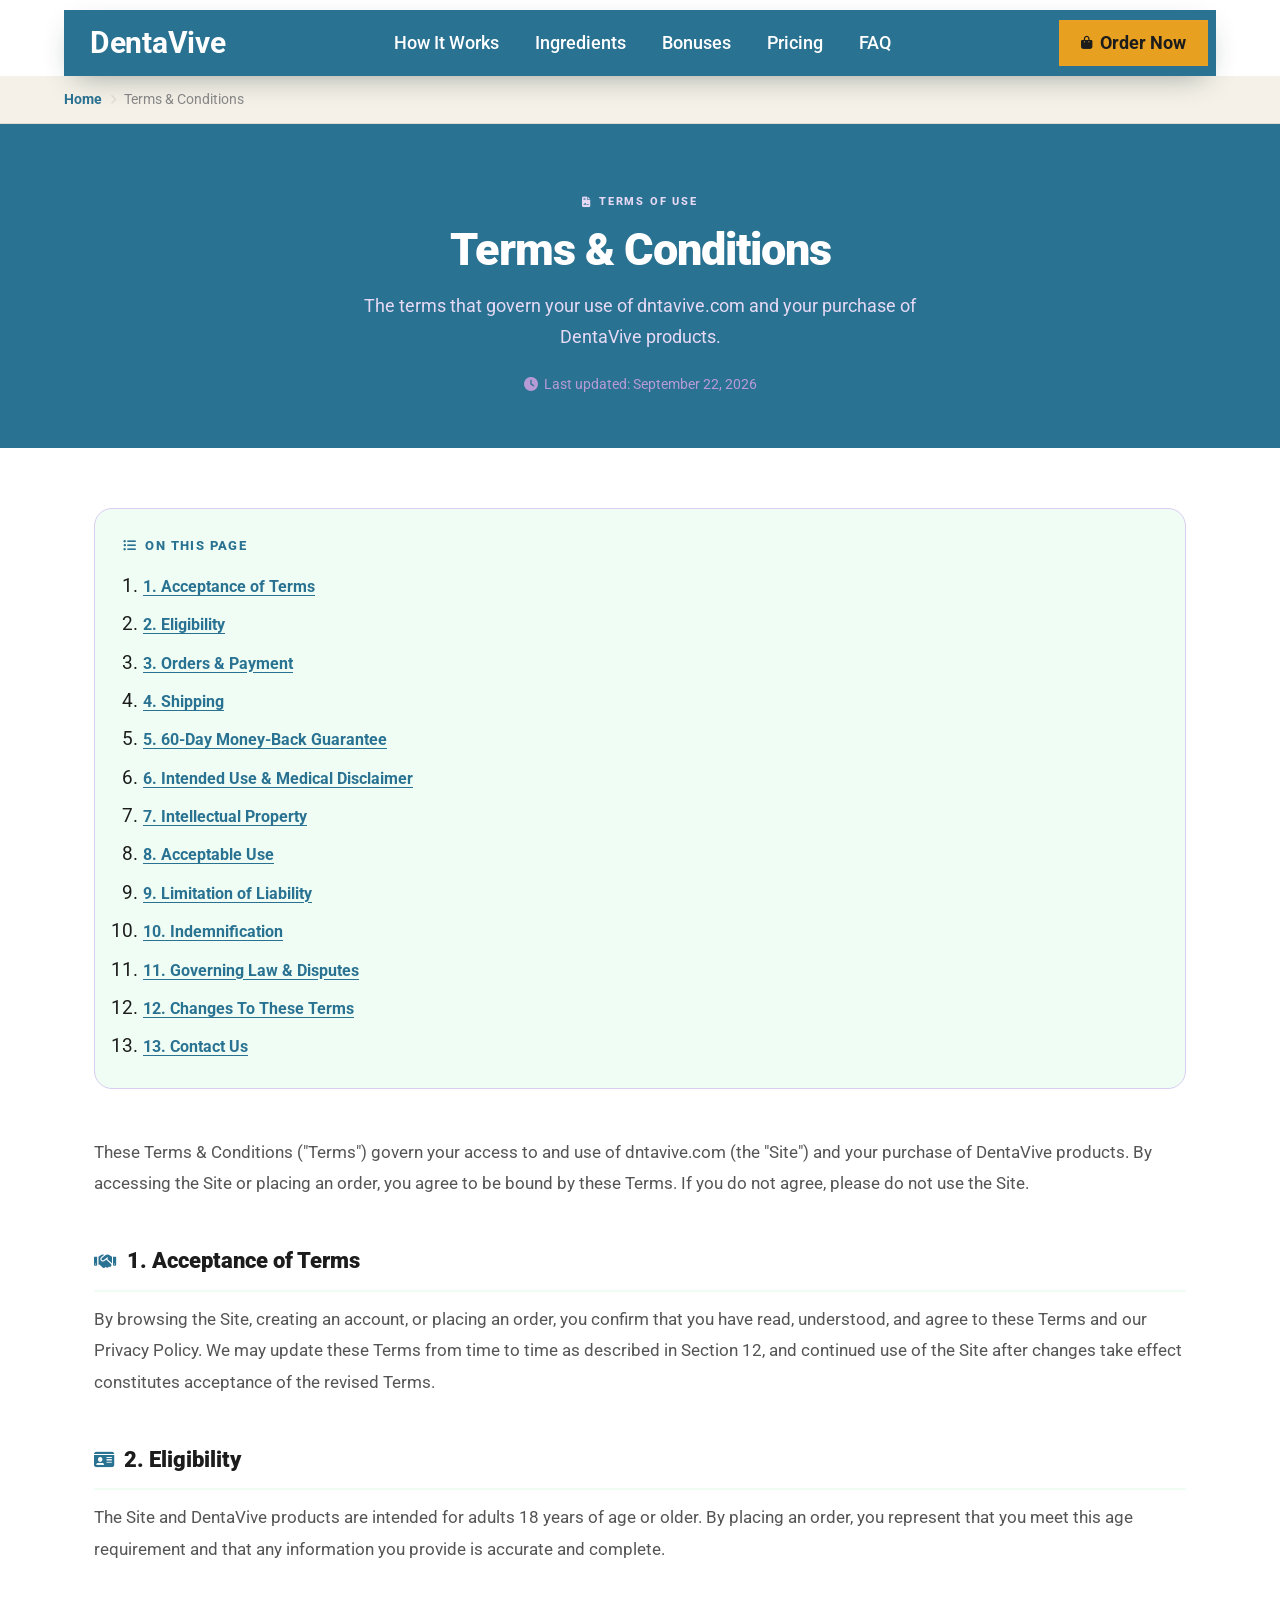
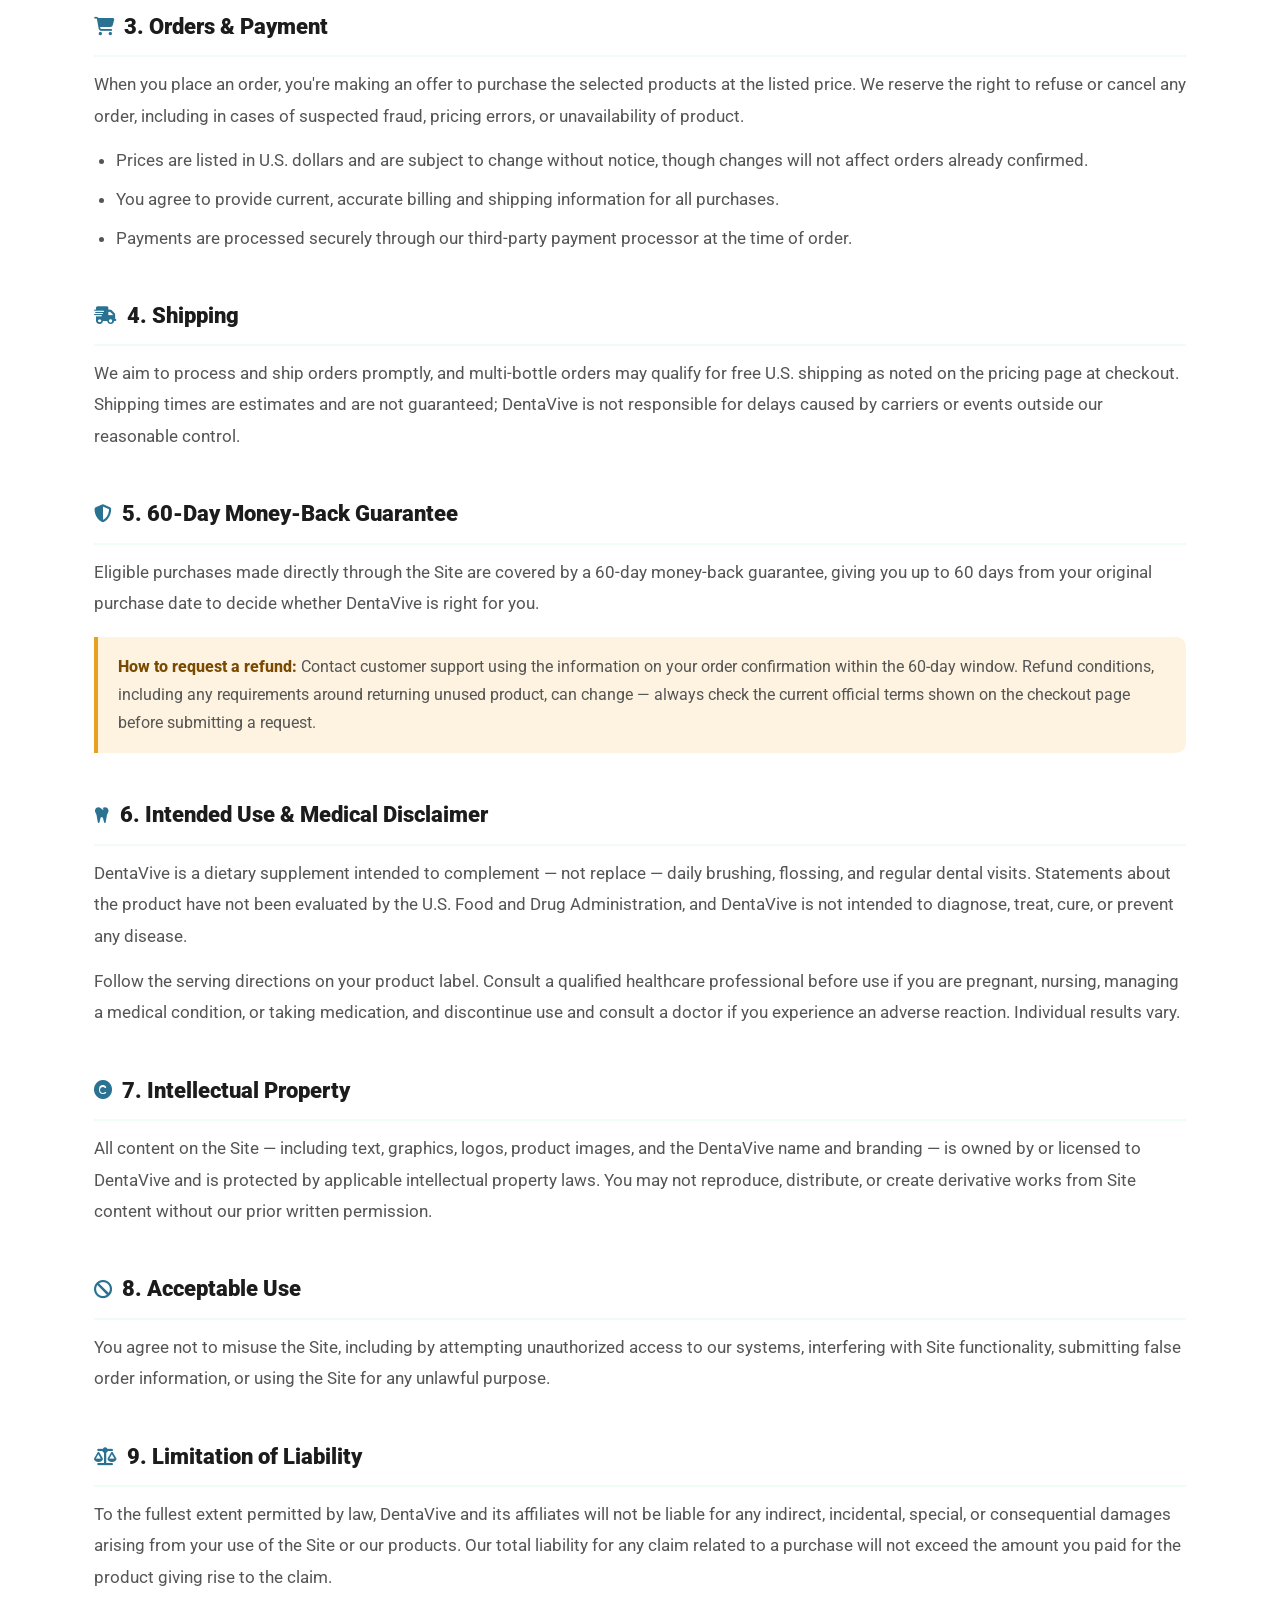
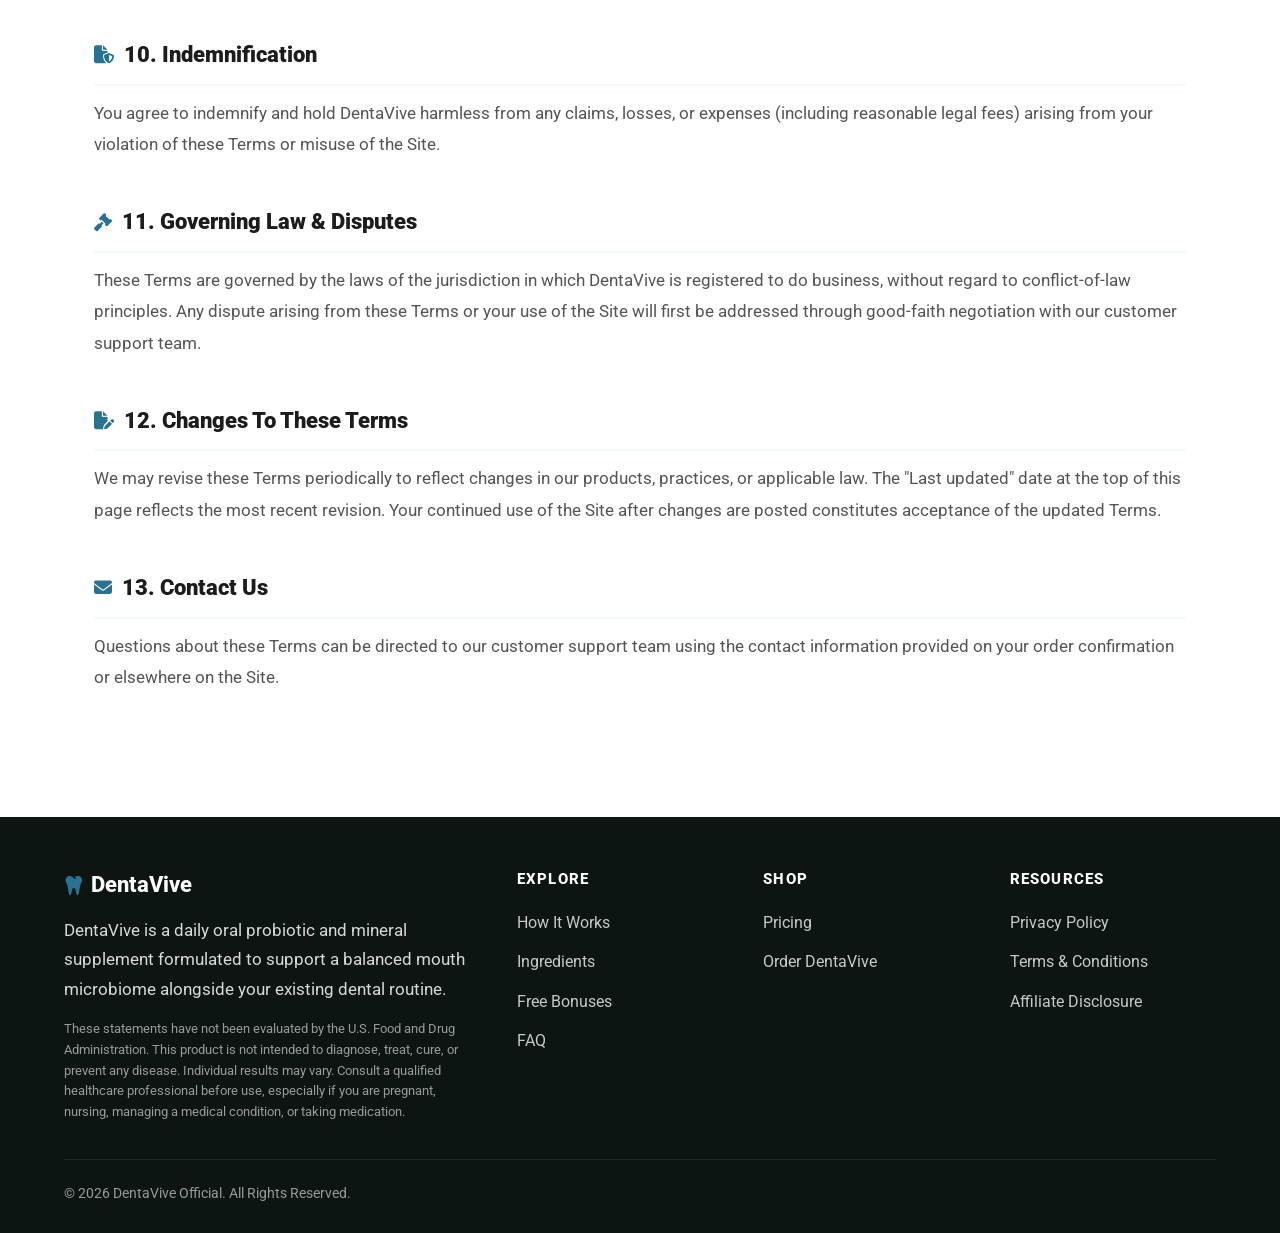
<file: terms.html>
<!DOCTYPE html>
<html lang="en">
<head>
<meta charset="UTF-8"/>
<meta name="viewport" content="width=device-width,initial-scale=1.0"/>

<title>Terms &amp; Conditions | DentaVive</title>
<meta name="description" content="The terms and conditions that govern your use of dntavive.com and your purchase of DentaVive products, including orders, the 60-day guarantee, and limitations of liability.">
<meta name="robots" content="index, follow">
<link rel="canonical" href="https://dntavive.com/terms">

<link rel="icon" type="image/svg+xml" href="./assets/images/dentavive-hero.webp">
<link rel="preconnect" href="https://fonts.googleapis.com">
<link rel="preconnect" href="https://fonts.gstatic.com" crossorigin>
<link rel="stylesheet" href="https://cdnjs.cloudflare.com/ajax/libs/font-awesome/6.5.0/css/all.min.css"/>
<link href="https://fonts.googleapis.com/css2?family=Lato:ital,wght@0,100;0,300;0,400;0,700;0,900;1,100;1,300;1,400;1,700;1,900&family=Roboto:ital,wght@0,100..900;1,100..900&display=swap" rel="stylesheet"/>
<link rel="stylesheet" href="./assets/css/styles.css">
<link rel="stylesheet" href="./assets/css/legal.css">
</head>
<body>

<!-- NAV -->
<div class="nav-wrap">
  <nav>
    <div class="nav-inner">
      <a href="https://dntavive.com/" class="nav-logo"><span class="word">DentaVive</span></a>
      <ul class="nav-links">
        <li><a href="https://dntavive.com/#how-it-works">How It Works</a></li>
        <li><a href="https://dntavive.com/#ingredients">Ingredients</a></li>
        <li><a href="https://dntavive.com/#bonuses">Bonuses</a></li>
        <li><a href="https://dntavive.com/#pricing">Pricing</a></li>
        <li><a href="https://dntavive.com/#faq">FAQ</a></li>
      </ul>
      <div class="nav-right">
        <a href="https://dntavive.com/order" class="nav-cta" aria-label="Order Now"><i class="fa-solid fa-bag-shopping"></i>Order Now</a>
        <button class="nav-burger" id="navBurger" aria-label="Toggle menu" aria-expanded="false"><i class="fa-solid fa-bars"></i></button>
      </div>
    </div>
  </nav>
</div>
<div class="scrim" id="scrim"></div>
<div class="mobile-panel" id="mobilePanel">
  <ul>
    <li><a href="https://dntavive.com/#how-it-works">How It Works</a></li>
    <li><a href="https://dntavive.com/#ingredients">Ingredients</a></li>
    <li><a href="https://dntavive.com/#bonuses">Bonuses</a></li>
    <li><a href="https://dntavive.com/#pricing">Pricing</a></li>
    <li><a href="https://dntavive.com/#faq">FAQ</a></li>
  </ul>
  <a href="https://dntavive.com/order" class="nav-cta"><i class="fa-solid fa-bag-shopping"></i>Order Now</a>
</div>

<!-- BREADCRUMB -->
<div class="page-breadcrumb">
  <div class="page-breadcrumb-inner">
    <a href="https://dntavive.com/">Home</a>
    <i class="fa-solid fa-chevron-right"></i>
    <span>Terms &amp; Conditions</span>
  </div>
</div>

<!-- PAGE HERO -->
<div class="page-hero">
  <p class="page-eyebrow"><i class="fa-solid fa-file-contract"></i>Terms Of Use</p>
  <h1>Terms &amp; Conditions</h1>
  <p class="page-hero-sub">The terms that govern your use of dntavive.com and your purchase of DentaVive products.</p>
  <p class="page-updated"><i class="fa-solid fa-clock"></i>Last updated: September 22, 2026</p>
</div>

<div class="legal-wrap">

  <div class="toc-box">
    <h3><i class="fa-solid fa-list-ul"></i>On This Page</h3>
    <ol>
      <li><a href="#acceptance">1. Acceptance of Terms</a></li>
      <li><a href="#eligibility">2. Eligibility</a></li>
      <li><a href="#orders">3. Orders &amp; Payment</a></li>
      <li><a href="#shipping">4. Shipping</a></li>
      <li><a href="#guarantee">5. 60-Day Money-Back Guarantee</a></li>
      <li><a href="#product-use">6. Intended Use &amp; Medical Disclaimer</a></li>
      <li><a href="#ip">7. Intellectual Property</a></li>
      <li><a href="#conduct">8. Acceptable Use</a></li>
      <li><a href="#liability">9. Limitation of Liability</a></li>
      <li><a href="#indemnity">10. Indemnification</a></li>
      <li><a href="#law">11. Governing Law &amp; Disputes</a></li>
      <li><a href="#terms-changes">12. Changes To These Terms</a></li>
      <li><a href="#terms-contact">13. Contact Us</a></li>
    </ol>
  </div>

  <div class="legal-section">
    <p>These Terms &amp; Conditions ("Terms") govern your access to and use of dntavive.com (the "Site") and your purchase of DentaVive products. By accessing the Site or placing an order, you agree to be bound by these Terms. If you do not agree, please do not use the Site.</p>
  </div>

  <div class="legal-section" id="acceptance">
    <h2><i class="fa-solid fa-handshake"></i>1. Acceptance of Terms</h2>
    <p>By browsing the Site, creating an account, or placing an order, you confirm that you have read, understood, and agree to these Terms and our Privacy Policy. We may update these Terms from time to time as described in Section 12, and continued use of the Site after changes take effect constitutes acceptance of the revised Terms.</p>
  </div>

  <div class="legal-section" id="eligibility">
    <h2><i class="fa-solid fa-id-card"></i>2. Eligibility</h2>
    <p>The Site and DentaVive products are intended for adults 18 years of age or older. By placing an order, you represent that you meet this age requirement and that any information you provide is accurate and complete.</p>
  </div>

  <div class="legal-section" id="orders">
    <h2><i class="fa-solid fa-cart-shopping"></i>3. Orders &amp; Payment</h2>
    <p>When you place an order, you're making an offer to purchase the selected products at the listed price. We reserve the right to refuse or cancel any order, including in cases of suspected fraud, pricing errors, or unavailability of product.</p>
    <ul>
      <li>Prices are listed in U.S. dollars and are subject to change without notice, though changes will not affect orders already confirmed.</li>
      <li>You agree to provide current, accurate billing and shipping information for all purchases.</li>
      <li>Payments are processed securely through our third-party payment processor at the time of order.</li>
    </ul>
  </div>

  <div class="legal-section" id="shipping">
    <h2><i class="fa-solid fa-truck-fast"></i>4. Shipping</h2>
    <p>We aim to process and ship orders promptly, and multi-bottle orders may qualify for free U.S. shipping as noted on the pricing page at checkout. Shipping times are estimates and are not guaranteed; DentaVive is not responsible for delays caused by carriers or events outside our reasonable control.</p>
  </div>

  <div class="legal-section" id="guarantee">
    <h2><i class="fa-solid fa-shield-halved"></i>5. 60-Day Money-Back Guarantee</h2>
    <p>Eligible purchases made directly through the Site are covered by a 60-day money-back guarantee, giving you up to 60 days from your original purchase date to decide whether DentaVive is right for you.</p>
    <div class="legal-highlight"><strong>How to request a refund:</strong> Contact customer support using the information on your order confirmation within the 60-day window. Refund conditions, including any requirements around returning unused product, can change — always check the current official terms shown on the checkout page before submitting a request.</div>
  </div>

  <div class="legal-section" id="product-use">
    <h2><i class="fa-solid fa-tooth"></i>6. Intended Use &amp; Medical Disclaimer</h2>
    <p>DentaVive is a dietary supplement intended to complement — not replace — daily brushing, flossing, and regular dental visits. Statements about the product have not been evaluated by the U.S. Food and Drug Administration, and DentaVive is not intended to diagnose, treat, cure, or prevent any disease.</p>
    <p>Follow the serving directions on your product label. Consult a qualified healthcare professional before use if you are pregnant, nursing, managing a medical condition, or taking medication, and discontinue use and consult a doctor if you experience an adverse reaction. Individual results vary.</p>
  </div>

  <div class="legal-section" id="ip">
    <h2><i class="fa-solid fa-copyright"></i>7. Intellectual Property</h2>
    <p>All content on the Site — including text, graphics, logos, product images, and the DentaVive name and branding — is owned by or licensed to DentaVive and is protected by applicable intellectual property laws. You may not reproduce, distribute, or create derivative works from Site content without our prior written permission.</p>
  </div>

  <div class="legal-section" id="conduct">
    <h2><i class="fa-solid fa-ban"></i>8. Acceptable Use</h2>
    <p>You agree not to misuse the Site, including by attempting unauthorized access to our systems, interfering with Site functionality, submitting false order information, or using the Site for any unlawful purpose.</p>
  </div>

  <div class="legal-section" id="liability">
    <h2><i class="fa-solid fa-scale-balanced"></i>9. Limitation of Liability</h2>
    <p>To the fullest extent permitted by law, DentaVive and its affiliates will not be liable for any indirect, incidental, special, or consequential damages arising from your use of the Site or our products. Our total liability for any claim related to a purchase will not exceed the amount you paid for the product giving rise to the claim.</p>
  </div>

  <div class="legal-section" id="indemnity">
    <h2><i class="fa-solid fa-file-shield"></i>10. Indemnification</h2>
    <p>You agree to indemnify and hold DentaVive harmless from any claims, losses, or expenses (including reasonable legal fees) arising from your violation of these Terms or misuse of the Site.</p>
  </div>

  <div class="legal-section" id="law">
    <h2><i class="fa-solid fa-gavel"></i>11. Governing Law &amp; Disputes</h2>
    <p>These Terms are governed by the laws of the jurisdiction in which DentaVive is registered to do business, without regard to conflict-of-law principles. Any dispute arising from these Terms or your use of the Site will first be addressed through good-faith negotiation with our customer support team.</p>
  </div>

  <div class="legal-section" id="terms-changes">
    <h2><i class="fa-solid fa-file-pen"></i>12. Changes To These Terms</h2>
    <p>We may revise these Terms periodically to reflect changes in our products, practices, or applicable law. The "Last updated" date at the top of this page reflects the most recent revision. Your continued use of the Site after changes are posted constitutes acceptance of the updated Terms.</p>
  </div>

  <div class="legal-section" id="terms-contact">
    <h2><i class="fa-solid fa-envelope"></i>13. Contact Us</h2>
    <p>Questions about these Terms can be directed to our customer support team using the contact information provided on your order confirmation or elsewhere on the Site.</p>
  </div>

</div>

<!-- FOOTER -->
<footer>
  <div class="foot-inner">
    <div>
      <div class="foot-logo"><i class="fa-solid fa-tooth"></i>DentaVive</div>
      <p class="foot-desc">DentaVive is a daily oral probiotic and mineral supplement formulated to support a balanced mouth microbiome alongside your existing dental routine.</p>
      <p class="foot-disc">These statements have not been evaluated by the U.S. Food and Drug Administration. This product is not intended to diagnose, treat, cure, or prevent any disease. Individual results may vary. Consult a qualified healthcare professional before use, especially if you are pregnant, nursing, managing a medical condition, or taking medication.</p>
    </div>
    <div class="foot-col">
      <h5>Explore</h5>
      <ul>
        <li><a href="https://dntavive.com/#how-it-works">How It Works</a></li>
        <li><a href="https://dntavive.com/#ingredients">Ingredients</a></li>
        <li><a href="https://dntavive.com/#bonuses">Free Bonuses</a></li>
        <li><a href="https://dntavive.com/#faq">FAQ</a></li>
      </ul>
    </div>
    <div class="foot-col">
      <h5>Shop</h5>
      <ul>
        <li><a href="https://dntavive.com/#pricing">Pricing</a></li>
        <li><a href="https://dntavive.com/#pricing">Order DentaVive</a></li>
      </ul>
    </div>
    <div class="foot-col">
      <h5>Resources</h5>
      <ul>
        <li><a href="https://dntavive.com/privacy-policy">Privacy Policy</a></li>
        <li><a href="https://dntavive.com/terms">Terms &amp; Conditions</a></li>
        <li><a href="https://dntavive.com/affiliate-disclosure">Affiliate Disclosure</a></li>
      </ul>
    </div>
  </div>
  <div class="foot-bottom"><p>&copy; 2026 DentaVive Official. All Rights Reserved.</p></div>
</footer>

<script>
  const burger = document.getElementById('navBurger');
  const panel = document.getElementById('mobilePanel');
  const scrim = document.getElementById('scrim');
  function closePanel(){ panel.classList.remove('open'); scrim.classList.remove('open'); burger.setAttribute('aria-expanded','false'); }
  function openPanel(){ panel.classList.add('open'); scrim.classList.add('open'); burger.setAttribute('aria-expanded','true'); }
  burger.addEventListener('click', () => panel.classList.contains('open') ? closePanel() : openPanel());
  scrim.addEventListener('click', closePanel);
  panel.querySelectorAll('a').forEach(a => a.addEventListener('click', closePanel));
</script>
</body>
</html>
</file>
<file: assets/css/styles.css>
@import url('https://fonts.googleapis.com/css2?family=Lato:ital,wght@0,100;0,300;0,400;0,700;0,900;1,100;1,300;1,400;1,700;1,900&family=Roboto:ital,wght@0,100..900;1,100..900&display=swap');

*,
*::before,
*::after {
  box-sizing: border-box;
  margin: 0;
  padding: 0
}

:root {
  --green: #2A7292;
  --green-dark: #2A7292;
  --green-light: #effdf5;
  --green-mid: #2A7292;
  --amber: #e8a020;
  --amber-light: #fdf3e0;
  --cream: #faf8f3;
  --cream2: #f5f1e8;
  --text: #1c1c1c;
  --muted: #555;
  --light: #888;
  --border: #e0ddd4;
  --white: #fff;
  --red: #d94040;
  --radius: 10px;
  --radius-lg: 18px;
}

html {
  scroll-behavior: smooth
}

body {
  font-family: "Roboto", sans-serif;
  background: var(--white);
  color: var(--text);
  font-size: 19px;
  line-height: 1.65;
  overflow-x: hidden
}

img {
  max-width: 100%;
  display: block
}

a {
  text-decoration: none;
  color: inherit
}

.nav-wrap {
  position: sticky;
  top: 0;
  z-index: 500;
  padding: 10px 5vw 0;
  display: flex;
  justify-content: center;
  pointer-events: none;
}

nav {
  pointer-events: auto;
  width: 100%;
  max-width: 1280px;
  background: var(--green);
  box-shadow: 0 10px 30px -12px rgba(20, 46, 42, 0.45);
  padding: 8px 8px 8px 26px;
}

.nav-inner {
  display: flex;
  align-items: center;
  justify-content: space-between;
  gap: 24px;
}

.nav-logo {
  display: flex;
  align-items: center;
  gap: 10px;
  text-decoration: none;
  flex-shrink: 0;
  color: #fff;
}

.nav-logo .word {
  font-size: 30px;
  font-weight: 700;
  letter-spacing: -0.3px;
  white-space: nowrap;
}

.nav-links {
  display: flex;
  align-items: center;
  gap: 4px;
  list-style: none;
  margin: 0;
  padding: 0;
  color: #fff;
}

.nav-links li {
  position: relative;
}

.nav-links a {
  display: block;
  text-decoration: none;
  font-size: 18px;
  font-weight: 500;
  padding: 10px 16px;
  transition: color .25s ease, background .25s ease;
}

.nav-links a:hover {
  color: var(--cream);
  background: rgba(237, 230, 216, 0.08);
}

.nav-right {
  display: flex;
  align-items: center;
  gap: 10px;
  flex-shrink: 0;
}

.nav-cta {
  display: inline-flex;
  align-items: center;
  gap: 8px;
  text-decoration: none;
  background: var(--amber);
  font-size: 18px;
  font-weight: 700;
  padding: 8px 22px;
  transition: background .25s ease, transform .2s ease;
  white-space: nowrap;
}

.nav-cta:hover {
  background: var(--amber);
  transform: translateY(-1px);
}

.nav-cta i {
  font-size: 13px;
}

.nav-burger {
  display: none;
  background: none;
  border: none;
  color: var(--cream2);
  font-size: 19px;
  cursor: pointer;
  padding: 10px 14px;
  border-radius: 999px;
}

.nav-burger:hover {
  background: rgba(237, 230, 216, 0.08);
}

.mobile-panel {
  position: fixed;
  top: 0;
  left: 0;
  right: 0;
  background: var(--green-dark);
  padding: 90px 8vw 32px;
  z-index: 400;
  opacity: 0;
  visibility: hidden;
  transform: translateY(-8px);
  transition: opacity .3s ease, transform .3s ease, visibility 0s linear .3s;
}

.mobile-panel.open {
  opacity: 1;
  visibility: visible;
  transform: translateY(0);
  transition: opacity .3s ease, transform .3s ease, visibility 0s;
}

.mobile-panel ul {
  list-style: none;
  margin: 0 0 28px;
  padding: 0;
  display: flex;
  flex-direction: column;
  gap: 2px;
}

.mobile-panel a {
  text-decoration: none;
  color: var(--cream2);
  font-size: 18px;
  padding: 10px 4px;
  border-bottom: 1px solid rgba(237, 230, 216, 0.12);
  display: block;
  opacity: 0;
  transform: translateY(10px);
  transition: opacity .35s ease, transform .35s ease;
}

.mobile-panel.open a {
  opacity: 1;
  transform: translateY(0);
}

.mobile-panel.open li:nth-child(1) a {
  transition-delay: .06s;
}

.mobile-panel.open li:nth-child(2) a {
  transition-delay: .11s;
}

.mobile-panel.open li:nth-child(3) a {
  transition-delay: .16s;
}

.mobile-panel.open li:nth-child(4) a {
  transition-delay: .21s;
}

.mobile-panel .nav-cta {
  width: 100%;
  text-align: center;
  justify-content: center;
  padding: 15px 22px;
  font-size: 16px;
  opacity: 0;
  transform: translateY(10px);
  transition: opacity .35s ease .26s, transform .35s ease .26s;
}

.mobile-panel.open .nav-cta {
  opacity: 1;
  transform: translateY(0);
}

.scrim {
  position: fixed;
  inset: 0;
  background: #d1dcfff0;
  backdrop-filter: blur(2px);
  z-index: 350;
  opacity: 0;
  visibility: hidden;
  transition: opacity .3s ease, visibility 0s linear .3s;
}

.scrim.open {
  opacity: 1;
  visibility: visible;
  transition: opacity .3s ease, visibility 0s;
}

@media (max-width: 900px) {
  .nav-links {
    display: none;
  }

  .nav-right .nav-cta {
    display: none;
  }

  .nav-burger {
    display: inline-flex;
    align-items: center;
  }

  .nav-wrap {
    padding: 14px 5vw 0;
  }

  .nav-logo .word {
    font-size: 25px;
  }

  nav {
    padding: 8px 8px 8px 20px;
  }
}

@media (max-width: 900px) {
  .mobile-panel {
    display: block;
  }
}

@media (min-width: 901px) {

  .mobile-panel,
  .scrim {
    display: none;
  }
}

a:focus-visible,
button:focus-visible {
  outline: 2px solid var(--green);
  outline-offset: 2px;
}

@media (prefers-reduced-motion: reduce) {
  * {
    transition: none !important;
  }
}

.hero {
  max-width: 1300px;
  margin: 0 auto;
  padding: 40px 5vw 50px;
  display: grid;
  grid-template-columns: 1fr 2fr;
  gap: 20px;
  align-items: flex-start
}

.hero-img-wrap {
  top: 80px;
  align-self: start;
}

.hero-img-placeholder img {
  width: 100%;
  border-radius: 20px;
  height: auto;
  display: block;
}

.hero-img-placeholder {
  width: 100%;
  display: flex;
  align-items: center;
  justify-content: center;
  flex-direction: column;
}

.hero h2 {
  font-size: clamp(30px, 3.8vw, 45px);
  font-weight: 800;
  line-height: 1.1;
  letter-spacing: -1px;
  margin-bottom: 16px;
  color: #8BBC50
}

.hero h3 {
  font-size: clamp(20px, 3.8vw, 30px);
  font-weight: 800;
  line-height: 1.1;
  letter-spacing: -1px;
  margin-bottom: 26px;
  color: var(--red)
}

.hero-desc {
  font-size: 19px;
  color: var(--muted);
  margin-bottom: 22px;
  line-height: 1.75
}

.hero-bullets {
  list-style: none;
  display: flex;
  flex-direction: column;
  gap: 10px;
  margin-bottom: 28px
}

.hero-bullets li {
  display: flex;
  align-items: flex-start;
  gap: 10px;
  font-size: 19px;
  color: var(--muted)
}

.hero-bullets i {
  color: var(--green);
  font-size: 19px;
  margin-top: 2px;
  flex-shrink: 0
}

.cta-btn {
  display: flex;
  align-items: center;
  justify-content: center;
  gap: 10px;
  background: var(--amber);
  color: #fff;
  padding: 17px;
  font-size: 19px;
  font-weight: 800;
  cursor: pointer;
  border: none;
  width: 100%;
  font-family: "Roboto", sans-serif;
  transition: background .2s, transform .15s;
  letter-spacing: .2px
}

.cta-btn:hover {
  background: #d08f18;
  transform: translateY(-1px)
}

.section {
  padding: 40px 5vw
}

.section-inner {
  max-width: 1300px;
  margin: 0 auto
}

.s-tag {
  font-size: 13px;
  font-weight: 800;
  letter-spacing: 1.6px;
  text-transform: uppercase;
  color: var(--green);
  margin-bottom: 10px
}

.s-heading {
  font-size: clamp(30px, 3.8vw, 45px);
  font-weight: 800;
  letter-spacing: -0.7px;
  line-height: 1.2;
  margin-bottom: 12px
}

.s-heading span {
  color: #8BBC50;
}

.s-sub {
  font-size: 19px;
  color: var(--muted);
  max-width: 1000px;
  line-height: 1.75;
  margin: 0px auto 40px auto;
}

.center {
  text-align: center
}

.center .s-sub {
  margin-left: auto;
  margin-right: auto
}

.doctor-wrap {
  display: grid;
  grid-template-columns: 1fr 3fr;
  gap: 50px;
  align-items: center;
  background: #fff;
}

.what-wrap {
  display: grid;
  grid-template-columns: 2fr 1fr;
  gap: 50px;
  align-items: center;
  background-color: #fff;
}

.doctor-img-placeholder {
  margin-right: 20px;
  border-radius: var(--radius-lg);
  min-height: 360px;
  display: flex;
  align-items: center;
  justify-content: center;
  flex-direction: column;
  gap: 10px;
}
.doctor-img-placeholder img{
  width: 100%;
}

.quote-block {
  background: #fff;
  border-radius: var(--radius-lg);
  padding: 28px;
  margin-bottom: 20px;
  position: relative
}

.quote-block p {
  font-size: 19px;
  color: var(--muted);
  line-height: 1.7;
  padding-left: 0px;
  margin-bottom: 16px;
}

.what-para p {
  font-style: normal;
  padding-left: 0px;
}

.what-para {
  padding: 20px !important;
  padding-left: 0px !important;
}

.callout-box {
  background: var(--green-light);
  border-left: 4px solid var(--green);
  border-radius: 0 var(--radius) var(--radius) 0;
  padding: 18px 22px;
  font-size: 17px;
  color: var(--muted);
}

/* BENEFITS */
.ben-root {
  font-family: "Roboto", sans-serif;
  background: #f5f1e8;
  padding: 72px 24px;
  width: 100%
}

.ben-inner {
  max-width: 1250px;
  margin: 0 auto
}

.ben-tag {
  display: flex;
  justify-content: center;
  align-items: center;
  gap: 7px;
  font-size: 13px;
  font-weight: 800;
  letter-spacing: 1.8px;
  text-transform: uppercase;
  color: #272727;
  margin-bottom: 12px
}

.ben-tag i {
  font-size: 16px
}

.ben-head {
  font-size: clamp(30px, 3.8vw, 45px);
  font-weight: 800;
  line-height: 1.15;
  letter-spacing: -1px;
  color: #1a1a1a;
  text-align: center;
  margin-bottom: 14px
}

.ben-head span {
  color: #8BBC50;
}

.ben-sub {
  font-size: 19px;
  color: #555;
  max-width: 1000px;
  line-height: 1.7;
  text-align: center;
  margin: auto;
  margin-bottom: 36px;
}

.ben-layout {
  gap: 28px;
  align-items: start
}

.ben-left {
  display: grid;
  grid-template-columns: 1fr 1fr;
  gap: 10px
}

.ben-card {
  background: #fff;
  border-radius: 16px;
  padding: 22px 20px;
  border: 1px solid #e0ddd4;
  display: flex;
  align-items: flex-start;
  gap: 16px;
  transition: transform .2s, box-shadow .2s;
  cursor: default
}

.ben-card:hover {
  transform: translateY(-3px);
  box-shadow: 0 8px 28px rgba(0, 0, 0, .09)
}

.ben-card.active {
  border-left: 4px solid #2A7292;
  background: var(--green-light);
  border-radius: 0 16px 16px 0
}

.ben-icon-wrap {
  width: 52px;
  height: 52px;
  border-radius: 12px;
  display: flex;
  align-items: center;
  justify-content: center;
  flex-shrink: 0
}

.ic-green {
  background: #e8f5ef
}

.ic-green i {
  color: #272727
}

.ic-amber {
  background: #fdf3e0
}

.ic-amber i {
  color: #b07a10
}

.ic-blue {
  background: #e8f0fb
}

.ic-blue i {
  color: #1a56c4
}

.ic-rose {
  background: #fdeef2
}

.ic-rose i {
  color: #b94060
}

.ic-purple {
  background: #f0eeff
}

.ic-purple i {
  color: #5340c4
}

.ic-teal {
  background: #e4f7f2
}

.ic-teal i {
  color: #0a7060
}

.ben-icon-wrap i {
  font-size: 24px
}

.ben-text-h {
  font-size: 19px;
  font-weight: 800;
  color: #1a1a1a;
  margin-bottom: 4px
}

.ben-text-p {
  font-size: 19px;
  color: #666;
  line-height: 1.65
}

.ben-cta-row {
  display: flex;
  align-items: center;
  justify-content: center;
  gap: 16px;
  margin-top: 48px;
  flex-wrap: wrap
}

.bcta-btn {
  display: inline-flex;
  align-items: center;
  gap: 9px;
  background: #e8a020;
  color: #fff;
  padding: 15px 32px;
  border-radius: 50px;
  font-size: 19px;
  font-weight: 800;
  font-family: "Roboto", sans-serif;
  border: none;
  cursor: pointer;
  transition: background .2s, transform .15s
}

.bcta-btn:hover {
  background: #c8880f;
  transform: translateY(-1px)
}

.bcta-ghost {
  display: inline-flex;
  align-items: center;
  gap: 9px;
  background: transparent;
  color: #272727;
  padding: 12px 28px;
  border-radius: 50px;
  font-size: 19px;
  font-weight: 700;
  border: 2px solid #5faa84;
  text-decoration: none;
  transition: background .2s
}

.bcta-ghost:hover {
  background: #e8f5ef
}

@media(max-width:820px) {
  .ben-layout {
    grid-template-columns: 1fr
  }

  .ben-root {
    padding: 52px 18px
  }

  .ben-left {
    grid-template-columns: 1fr;
  }
}

@media(max-width:480px) {
  .ben-head {
    font-size: 26px
  }

  .ben-cta-row {
    flex-direction: column;
    align-items: stretch
  }

  .bcta-btn,
  .bcta-ghost {
    justify-content: center
  }
}

/* HOW IT WORKS */
.how-section {
  background: var(--green);
}

.how-grid {
  gap: 28px;
  margin-top: 40px
}

.how-card {
  background: #fff;
  border-radius: var(--radius-lg);
  padding: 30px 24px;
  border: 1px solid var(--border);
  transition: transform .2s, box-shadow .2s
}

.how-card h3 {
  font-size: 22px;
  font-weight: 800;
  margin-bottom: 8px
}

.how-card p {
  font-size: 19px;
  color: var(--muted);
  line-height: 1.7;
  margin-bottom: 16px;
  text-align: left;
}

/* MICROBIOME COMPARISON */
.gut-section {
  background: #fff
}

.gut-grid {
  display: grid;
  grid-template-columns: 1fr 1fr;
  gap: 40px;
  margin-top: 40px;
  align-items: start
}

.gut-side {
  border-radius: var(--radius-lg);
  padding: 28px;
  border: 2px solid var(--border)
}

.gut-side.healthy {
  border-color: #b8ddc9;
  background: var(--green-light)
}

.gut-side.leaky {
  border-color: #f5b8b8;
  background: #fef5f5
}

.gut-side-title {
  font-size: 22px;
  font-weight: 800;
  text-align: center;
  margin-bottom: 20px;
  padding-bottom: 14px;
  border-bottom: 1px solid var(--border)
}

.healthy .gut-side-title {
  color: #1a6b3f;
}

.leaky .gut-side-title {
  color: var(--red)
}

.gut-row {
  display: flex;
  align-items: flex-start;
  gap: 12px;
  margin-bottom: 14px
}

.gut-row i {
  font-size: 19px;
  margin-top: 2px;
  flex-shrink: 0
}

.healthy .gut-row i {
  color: var(--green)
}

.leaky .gut-row i {
  color: var(--red)
}

.gut-row p {
  font-size: 19px;
  color: var(--muted)
}

.gut-row strong {
  font-weight: 700;
  color: var(--text)
}

@media(max-width:900px) {
  .gut-grid {
    grid-template-columns: 1fr
  }
}

/* INGREDIENTS */
.ingr-section {
  background: var(--cream)
}

.ingr-grid {
  display: grid;
  grid-template-columns: repeat(2, 1fr);
  gap: 20px;
  margin-top: 40px
}

.bonus-grid {
  display: grid;
  grid-template-columns: 1fr;
  gap: 20px;
  margin-top: 40px
}

.ingr-card {
  background: #fff;
  border-radius: var(--radius-lg);
  padding: 22px 18px;
  border: 1px solid var(--border);
  display: flex;
  align-items: center;
  gap: 16px;
  transition: transform .2s
}

.ingr-card:hover {
  transform: translateY(-2px)
}

.ingr-icon {
  width: 202px;
  height: 202px;
  border-radius: var(--radius);
  background: var(--cream);
  display: flex;
  align-items: center;
  justify-content: center;
  flex-shrink: 0;
  border: 1px solid var(--border)
}

.ingr-icon i {
  font-size: 26px;
  color: var(--green)
}

.ingr-name {
  font-size: 19px;
  font-weight: 800;
  margin-bottom: 3px
}

.ingr-role {
  font-size: 13px;
  font-weight: 700;
  letter-spacing: .8px;
  text-transform: uppercase;
  color: var(--green);
  margin-bottom: 4px
}

.ingr-desc {
  font-size: 17px;
  color: var(--muted);
  line-height: 1.55
}

.bonus-name {
  font-size: 24px;
  font-weight: 800;
  margin-bottom: 3px
}

.bonus-name s {
  color: var(--red);
  font-weight: 600;
}

.bonus-role {
  font-size: 15px;
  font-weight: 800;
  letter-spacing: .8px;
  text-transform: uppercase;
  color: var(--amber);
  margin-bottom: 6px
}

.bonus-desc {
  font-size: 17px;
  color: var(--muted);
  line-height: 1.6
}

.bonus-flag {
  display: inline-flex;
  align-items: center;
  gap: 6px;
  background: var(--amber-light);
  color: #946000;
  border: 1px solid #f0d090;
  border-radius: 50px;
  padding: 4px 12px;
  font-size: 12px;
  font-weight: 800;
  letter-spacing: .6px;
  text-transform: uppercase;
  margin-bottom: 10px;
}

.see-all-btn {
  display: inline-flex;
  align-items: center;
  gap: 9px;
  margin: 30px auto 0;
  background: var(--green-light);
  color: var(--green-dark);
  padding: 13px 28px;
  border-radius: 50px;
  font-size: 19px;
  font-weight: 800;
  border: 1.5px solid var(--green-mid);
  transition: background .2s
}

.see-all-btn:hover {
  background: #d0eddf
}

@media(max-width:900px) {
  .ingr-grid {
    grid-template-columns: 1fr 1fr
  }
}

@media(max-width:600px) {
  .ingr-grid {
    grid-template-columns: 1fr
  }

  .ingr-card {
    flex-direction: column;
    text-align: center;
  }
}

/* WHY */
.why-section {
  background: #fff
}

.why-table {
  width: 100%;
  border-collapse: collapse;
  margin-top: 36px
}

.why-table th {
  font-size: 19px;
  font-weight: 800;
  padding: 16px 14px;
  text-align: left;
  border-bottom: 2px solid var(--border)
}

.why-table th:first-child {
  width: 40%
}

.why-table th.emma-col {
  background: var(--green-light);
  color: var(--green-dark);
  border-radius: var(--radius) var(--radius) 0 0;
  text-align: center
}

.why-table th.other-col {
  color: var(--light);
  text-align: center
}

.why-table td {
  padding: 13px 14px;
  font-size: 19px;
  color: var(--muted);
  border-bottom: 1px solid var(--border);
  vertical-align: middle
}

.why-table td.emma-col {
  background: var(--green-light);
  text-align: center
}

.why-table td.other-col {
  text-align: center
}

.why-table tr:last-child td {
  border-bottom: none
}

.check-yes {
  color: var(--green);
  font-size: 18px
}

.check-no {
  color: #ccc;
  font-size: 18px
}

@media(max-width:700px) {
  .why-table {
    font-size: 15px
  }

  .why-table th,
  .why-table td {
    padding: 10px 8px;
  }
}

/* PRICING */
.ps-root {
  font-family: "Roboto", sans-serif;
  background: var(--green-light);
  padding: 60px 20px 50px;
  width: 100%
}

.ps-headline {
  text-align: center;
  font-size: clamp(30px, 3.8vw, 45px);
  font-weight: 800;
  color: #0d2340;
  line-height: 1.25;
  margin-bottom: 10px
}

.ps-headline span {
  color: #e63232
}

.ps-arrow {
  text-align: center;
  margin-bottom: 32px
}

.ps-arrow svg {
  display: block;
  margin: 0 auto;
  width: 36px;
  height: 48px
}

.ps-grid {
  display: grid;
  grid-template-columns: repeat(3, 1fr);
  gap: 20px;
  max-width: 1100px;
  margin: 0 auto 36px;
  align-items: start
}

.ps-card {
  background: #fff;
  border-radius: 18px;
  overflow: hidden;
  position: relative;
  display: flex;
  flex-direction: column;
  align-items: center;
  padding-bottom: 24px
}

.ps-card-inner {
  padding: 0 20px;
  display: flex;
  flex-direction: column;
  align-items: center;
  width: 100%
}

.ps-card-featured {
  transform: scale(1.04);
  box-shadow: 0 8px 32px rgba(13, 35, 64, .18)
}

.ps-card-header {
  width: 100%;
  text-align: center;
  padding: 18px 16px 14px;
  background: #f4f4f4
}

.ps-card-header-gold {
  background: linear-gradient(135deg, #2A7292 0%, #2A7292 100%);
}

.ps-card-header h3 {
  font-size: clamp(30px, 3vw, 36px);
  font-weight: 800;
  color: #0d2340;
  letter-spacing: .5px
}

.ps-card-header-gold h3 {
  color: #fff;
  text-shadow: 0 1px 2px rgba(0, 0, 0, .3)
}

.ps-card-header p {
  font-size: 18px;
  color: #555;
  margin-top: 2px
}

.ps-card-header-gold p {
  color: #fff3cc
}

.ps-best-badge {
  position: absolute;
  top: 0;
  left: 0;
  background: #c9271e;
  color: #fff;
  font-size: 13px;
  font-weight: 800;
  padding: 6px 14px 6px 10px;
  border-radius: 0 0 14px 0;
  letter-spacing: .5px;
  text-transform: uppercase
}

.ps-img-wrap {
  width: 100%;
  display: flex;
  justify-content: center;
  align-items: center;
  padding: 20px 10px 10px
}

.ps-price {
  text-align: center;
  margin: 10px 0 6px
}

.ps-price-big {
  font-size: clamp(48px, 5vw, 58px);
  font-weight: 800;
  color: #0d2340
}

.ps-price-big sup {
  font-size: 60%;
  vertical-align: top;
  margin-top: 8px;
  display: inline-block
}

.ps-price-big sub {
  font-size: 40%;
  font-weight: 700;
  color: #555
}

.ps-perks {
  width: 100%;
  display: flex;
  flex-direction: column;
  gap: 7px;
  margin-bottom: 18px
}

.ps-perk {
  display: flex;
  align-items: center;
  gap: 8px;
  font-size: 15px;
  font-weight: 800;
  padding: 9px 12px;
  border-radius: 8px;
  color: #fff
}

.ps-perk-red {
  background: #c9271e
}

.ps-perk-teal {
  background: var(--green);
}

.ps-perk svg {
  width: 16px;
  height: 16px;
  fill: none;
  stroke: #fff;
  stroke-width: 2.5;
  flex-shrink: 0
}

.ps-btn {
  width: 100%;
  background: linear-gradient(135deg, #d4960a, #f5c518, #c98a07);
  color: #0d2340;
  font-family: "Roboto", sans-serif;
  font-size: 19px;
  font-weight: 800;
  border: none;
  border-radius: 50px;
  padding: 14px 10px;
  cursor: pointer;
  letter-spacing: .5px;
  text-transform: uppercase;
  display: flex;
  align-items: center;
  justify-content: center;
  gap: 10px
}

.ps-btn:hover {
  filter: brightness(1.07)
}

.ps-total {
  font-size: 20px;
  color: #555;
  margin-top: 12px;
  font-weight: 700
}

.ps-payments {
  display: flex;
  justify-content: center;
  gap: 6px;
  margin-top: 10px;
  max-width: 250px;
}

.ps-payments span {
  background: #f0f0f0;
  border-radius: 5px;
  padding: 4px 10px;
  font-size: 13px;
  font-weight: 800;
  color: #444;
  letter-spacing: .5px
}

.guarantee-strip {
  display: flex;
  justify-content: center;
  gap: 32px;
  flex-wrap: wrap;
  max-width: 1100px;
  margin: 0 auto;
}

.g-item {
  display: flex;
  align-items: center;
  gap: 9px;
  font-size: 16px;
  color: #0d2340;
  font-weight: 700;
}

@media(max-width:680px) {
  .ps-grid {
    grid-template-columns: 1fr;
    max-width: 360px;
    margin-left: auto;
    margin-right: auto
  }

  .ps-card-featured {
    transform: none;
    order: -1
  }
}

/* FAQ */
.faq-section {
  background: var(--cream)
}

.faq-list {
  max-width: 800px;
  margin: 0 auto;
  display: flex;
  flex-direction: column;
  gap: 12px
}

.faq-item {
  background: #fff;
  border-radius: var(--radius);
  border: 1px solid var(--border);
  overflow: hidden
}

.faq-btn {
  width: 100%;
  display: flex;
  justify-content: space-between;
  align-items: center;
  padding: 18px 22px;
  background: none;
  border: none;
  font-family: "Roboto", sans-serif;
  font-size: 19px;
  font-weight: 700;
  cursor: pointer;
  color: var(--text);
  gap: 16px;
  text-align: left
}

.faq-btn i {
  font-size: 19px;
  color: var(--green);
  flex-shrink: 0;
  transition: transform .3s
}

.faq-btn.open i {
  transform: rotate(45deg)
}

.faq-answer {
  font-size: 19px;
  color: var(--muted);
  max-height: 0;
  overflow: hidden;
  transition: max-height .35s ease, padding .3s;
  padding: 0 22px;
  line-height: 1.75
}

.faq-answer.open {
  max-height: 300px;
  padding-bottom: 18px
}

/* BOTTOM CTA */
.bottom-cta {
  background: var(--green-dark);
  padding: 60px 5vw;
  text-align: center
}

.bottom-cta h2 {
  font-size: clamp(26px, 3vw, 42px);
  font-weight: 800;
  color: #fff;
  letter-spacing: -0.8px;
  margin-bottom: 12px;
  line-height: normal;
}

.bottom-cta h2 span {
  color: #8BBC50;
}

.bottom-cta p {
  font-size: 18px;
  color: var(--white);
  margin-bottom: 32px
}

.bottom-cta .cta-btn {
  max-width: 380px;
  margin: 0 auto
}

.bottom-guarantee {
  display: flex;
  justify-content: center;
  gap: 24px;
  margin-top: 30px;
  flex-wrap: wrap
}

.b-g-item {
  display: flex;
  align-items: center;
  gap: 7px;
  font-size: 17px;
  color: var(--white)
}

.b-g-item i {
  font-size: 20px;
  color: #a8d8c0
}

/* FOOTER */
footer {
  background: #0d1512;
  padding: 50px 5vw 28px
}

.foot-inner {
  max-width: 1300px;
  margin: 0 auto;
  display: grid;
  grid-template-columns: 2fr 1fr 1fr 1fr;
  gap: 40px;
  margin-bottom: 36px
}

.foot-logo {
  font-size: 22px;
  font-weight: 800;
  color: #fff;
  display: flex;
  align-items: center;
  gap: 8px;
  margin-bottom: 12px
}

.foot-logo i {
  color: var(--green-mid)
}

.foot-desc {
  font-size: 17px;
  color: #d8d8d8;
  line-height: 1.75;
  margin-bottom: 14px
}

.foot-disc {
  font-size: 13px;
  color: #999;
  line-height: 1.6
}

.foot-col h5 {
  font-size: 15px;
  font-weight: 800;
  letter-spacing: 1.2px;
  text-transform: uppercase;
  color: #fff;
  margin-bottom: 14px
}

.foot-col ul {
  list-style: none;
  display: flex;
  flex-direction: column;
  gap: 8px
}

.foot-col ul li a {
  font-size: 16px;
  color: #c8c8c8;
  transition: color .2s
}

.foot-col ul li a:hover {
  color: #fff
}

.foot-bottom {
  max-width: 1300px;
  margin: 0 auto;
  border-top: 1px solid rgba(255, 255, 255, .08);
  padding-top: 22px;
  display: flex;
  justify-content: space-between;
  align-items: center;
  flex-wrap: wrap;
  gap: 12px
}

.foot-bottom p {
  font-size: 14px;
  color: #999
}

@media(max-width:900px) {
  .hero {
    grid-template-columns: 1fr;
    gap: 32px
  }

  .hero-img-wrap {
    position: relative;
    top: 0px;
    align-self: start;
  }

  .doctor-wrap {
    grid-template-columns: 1fr
  }

  .what-wrap {
    grid-template-columns: 1fr
  }

  .how-grid {
    grid-template-columns: 1fr
  }

  .foot-inner {
    grid-template-columns: 1fr 1fr
  }
}

@media(max-width:600px) {
  .b-g-item {
    font-size: 14px;
  }

  .quote-block {
    padding: 28px 0px;
  }

  .quote-block p {
    padding-left: 0px;
  }

  .foot-inner {
    grid-template-columns: 1fr
  }

  .bottom-guarantee {
    gap: 14px
  }
}
</file>
<file: assets/css/legal.css>
/* PAGE HERO (info pages) */
.page-hero {
  background: var(--green-dark);
  padding: 60px 5vw 52px;
  text-align: center;
}
.page-hero .page-eyebrow {
  display: inline-flex;
  align-items: center;
  gap: 7px;
  font-size: 11px;
  font-weight: 800;
  letter-spacing: 1.8px;
  text-transform: uppercase;
  color: #e6d9f5;
  margin-bottom: 14px;
}
.page-hero h1 {
  font-size: clamp(28px, 3.5vw, 46px);
  font-weight: 900;
  color: #fff;
  letter-spacing: -1px;
  line-height: 1.12;
  margin-bottom: 14px;
}
.page-hero .page-hero-sub {
  font-size: 18px;
  color: #e6d9f5;
  max-width: 560px;
  margin: 0 auto;
  line-height: 1.75;
}
.page-hero .page-updated {
  margin-top: 20px;
  font-size: 14px;
  color: #b79bd6;
  display: flex;
  align-items: center;
  justify-content: center;
  gap: 6px;
}

/* CONTENT WRAPPER */
.legal-wrap {
  max-width: 1220px;
  margin: 0 auto;
  padding: 60px 5vw 80px;
}

/* Table of Contents */
.toc-box {
  background: var(--green-light);
  border: 1px solid #d9cdf0;
  border-radius: var(--radius-lg);
  padding: 26px 28px;
  margin-bottom: 48px;
}
.toc-box h3 {
  font-size: 13px;
  font-weight: 800;
  letter-spacing: 1.4px;
  text-transform: uppercase;
  color: var(--green-dark);
  margin-bottom: 14px;
  display: flex;
  align-items: center;
  gap: 8px;
}
.toc-box ol {
  padding-left: 20px;
  display: flex;
  flex-direction: column;
  gap: 7px;
}
.toc-box ol li a {
  font-size: 16px;
  font-weight: 700;
  color: var(--green);
  text-decoration: underline;
  text-underline-offset: 3px;
  transition: color .18s;
}
.toc-box ol li a:hover {
  color: var(--green-dark);
}

/* Content sections */
.legal-section {
  margin-bottom: 44px;
  scroll-margin-top: 80px;
}
.legal-section h2 {
  font-size: 22px;
  font-weight: 900;
  color: var(--text);
  margin-bottom: 12px;
  padding-bottom: 10px;
  border-bottom: 2px solid var(--green-light);
  display: flex;
  align-items: center;
  gap: 10px;
}
.legal-section h2 i {
  color: var(--green);
  font-size: 18px;
}
.legal-section p {
  font-size: 17px;
  color: var(--muted);
  line-height: 1.85;
  margin-bottom: 14px;
}
.legal-section ul {
  padding-left: 22px;
  display: flex;
  flex-direction: column;
  gap: 9px;
  margin-bottom: 14px;
}
.legal-section ul li {
  font-size: 17px;
  color: var(--muted);
  line-height: 1.75;
}
.legal-section strong {
  color: var(--text);
  font-weight: 800;
}

/* Highlight box */
.legal-highlight {
  background: var(--amber-light);
  border-left: 4px solid var(--amber);
  border-radius: 0 var(--radius) var(--radius) 0;
  padding: 16px 20px;
  margin: 18px 0;
  font-size: 16px;
  color: var(--muted);
  line-height: 1.75;
}
.legal-highlight strong {
  color: #7a4a00;
}

/* Info card row */
.legal-info-row {
  display: grid;
  grid-template-columns: repeat(auto-fit, minmax(200px, 1fr));
  gap: 16px;
  margin: 20px 0;
}
.legal-info-card {
  background: var(--cream);
  border: 1px solid var(--border);
  border-radius: var(--radius);
  padding: 16px 18px;
  display: flex;
  align-items: flex-start;
  gap: 12px;
}
.legal-info-card i {
  color: var(--green);
  font-size: 20px;
  margin-top: 2px;
  flex-shrink: 0;
}
.legal-info-card-text h4 {
  font-size: 15px;
  font-weight: 800;
  margin-bottom: 2px;
}
.legal-info-card-text p {
  font-size: 15px;
  color: var(--light);
  margin: 0;
  line-height: 1.5;
}

/* Page breadcrumb */
.page-breadcrumb {
  background: var(--cream2);
  border-bottom: 1px solid var(--border);
  padding: 12px 5vw;
}
.page-breadcrumb-inner {
  max-width: 1300px;
  margin: 0 auto;
  display: flex;
  align-items: center;
  gap: 8px;
  font-size: 14px;
  color: var(--light);
}
.page-breadcrumb-inner a {
  color: var(--green);
  font-weight: 700;
  transition: color .18s;
}
.page-breadcrumb-inner a:hover { color: var(--green-dark); }
.page-breadcrumb-inner i { font-size: 10px; color: var(--border); }

/* Responsive */
@media (max-width: 768px) {
  .legal-wrap {
    padding: 40px 5vw 60px;
  }
}
@media (max-width: 480px) {
  .page-hero {
    padding: 44px 5vw 40px;
  }
}
</file>
